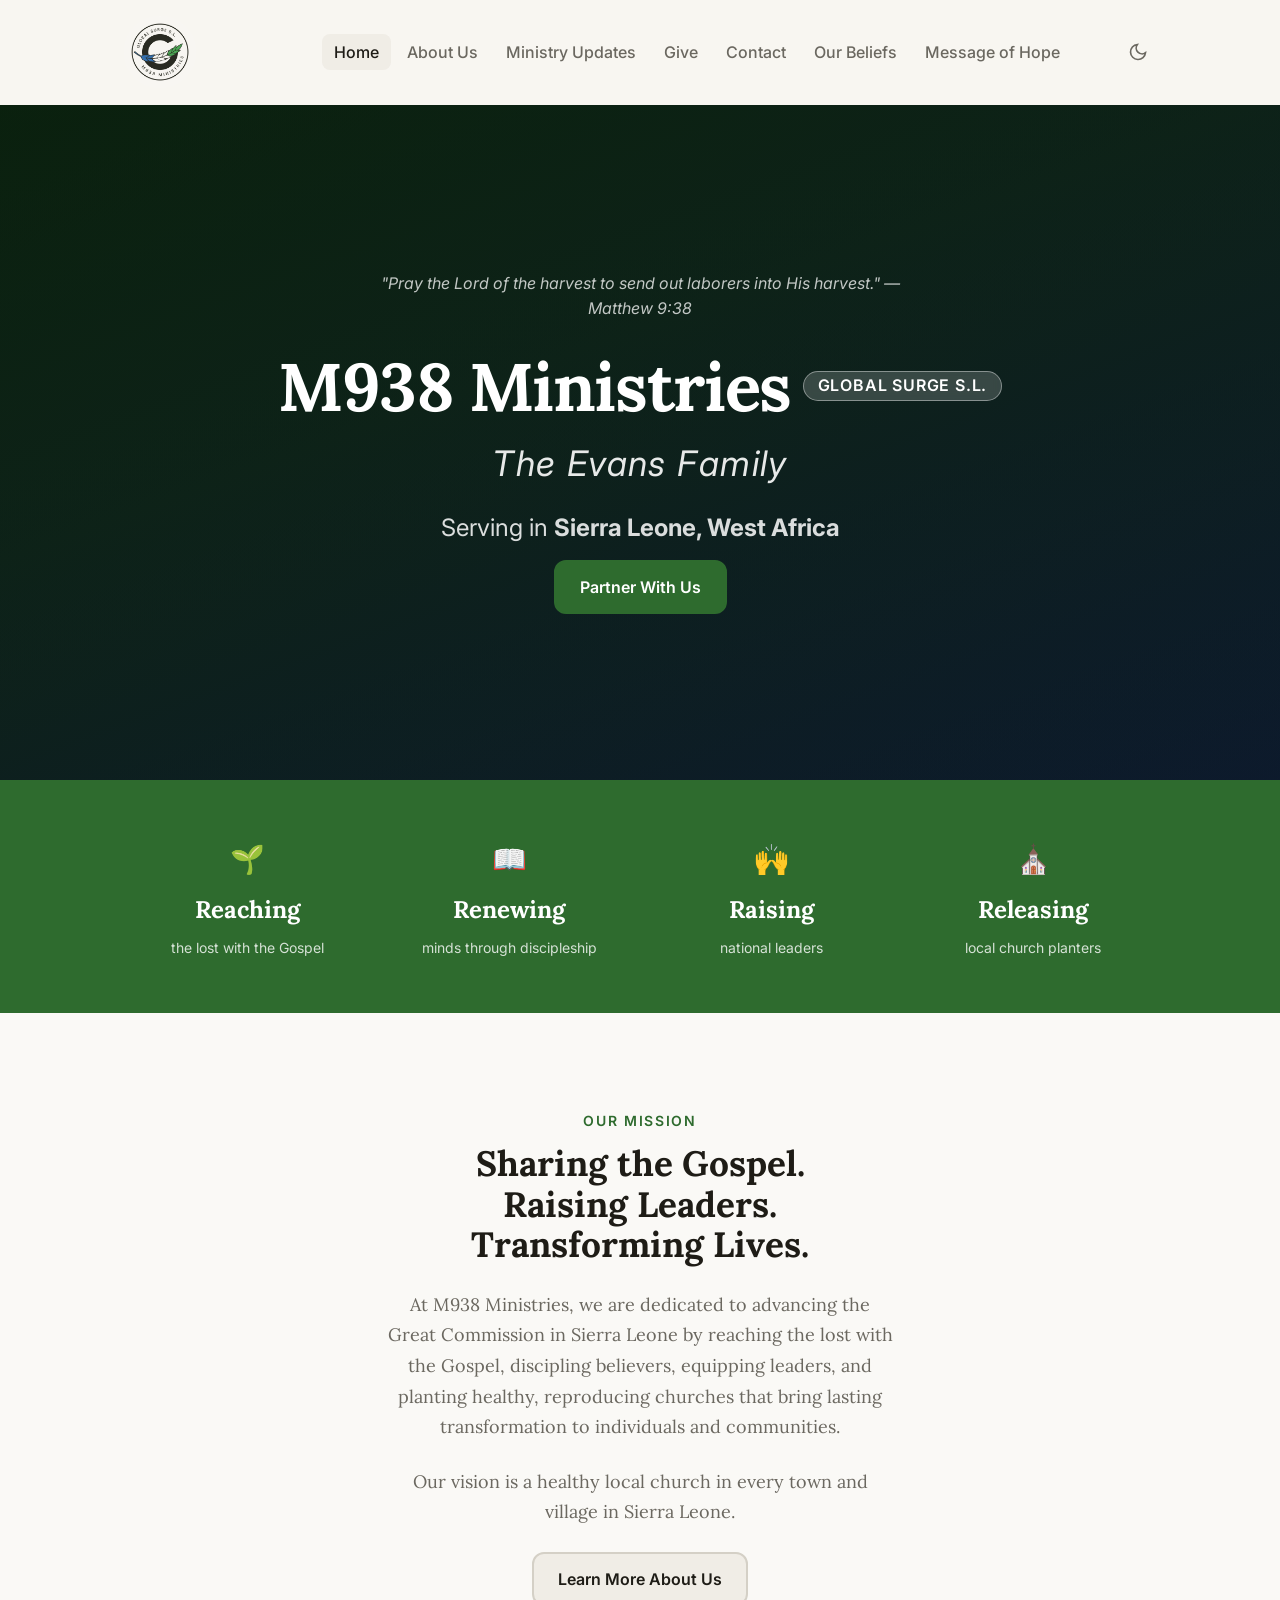
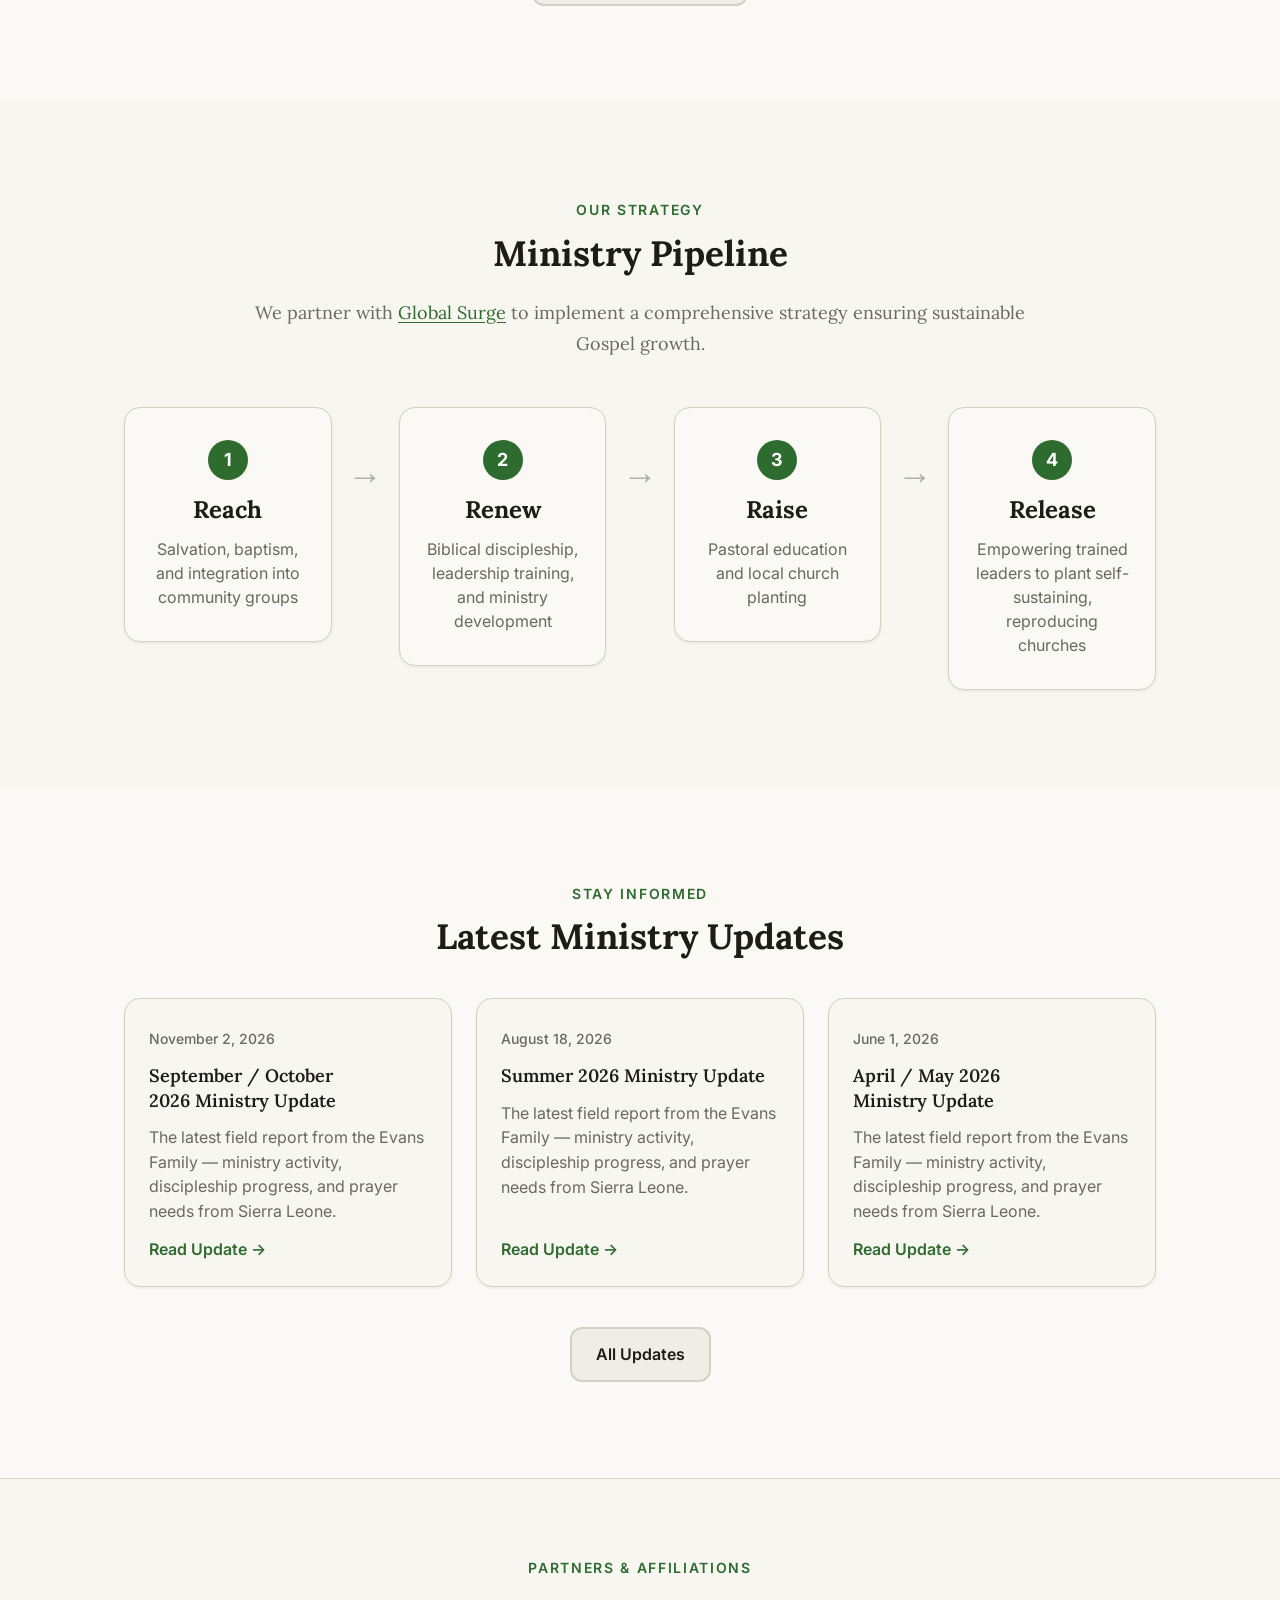
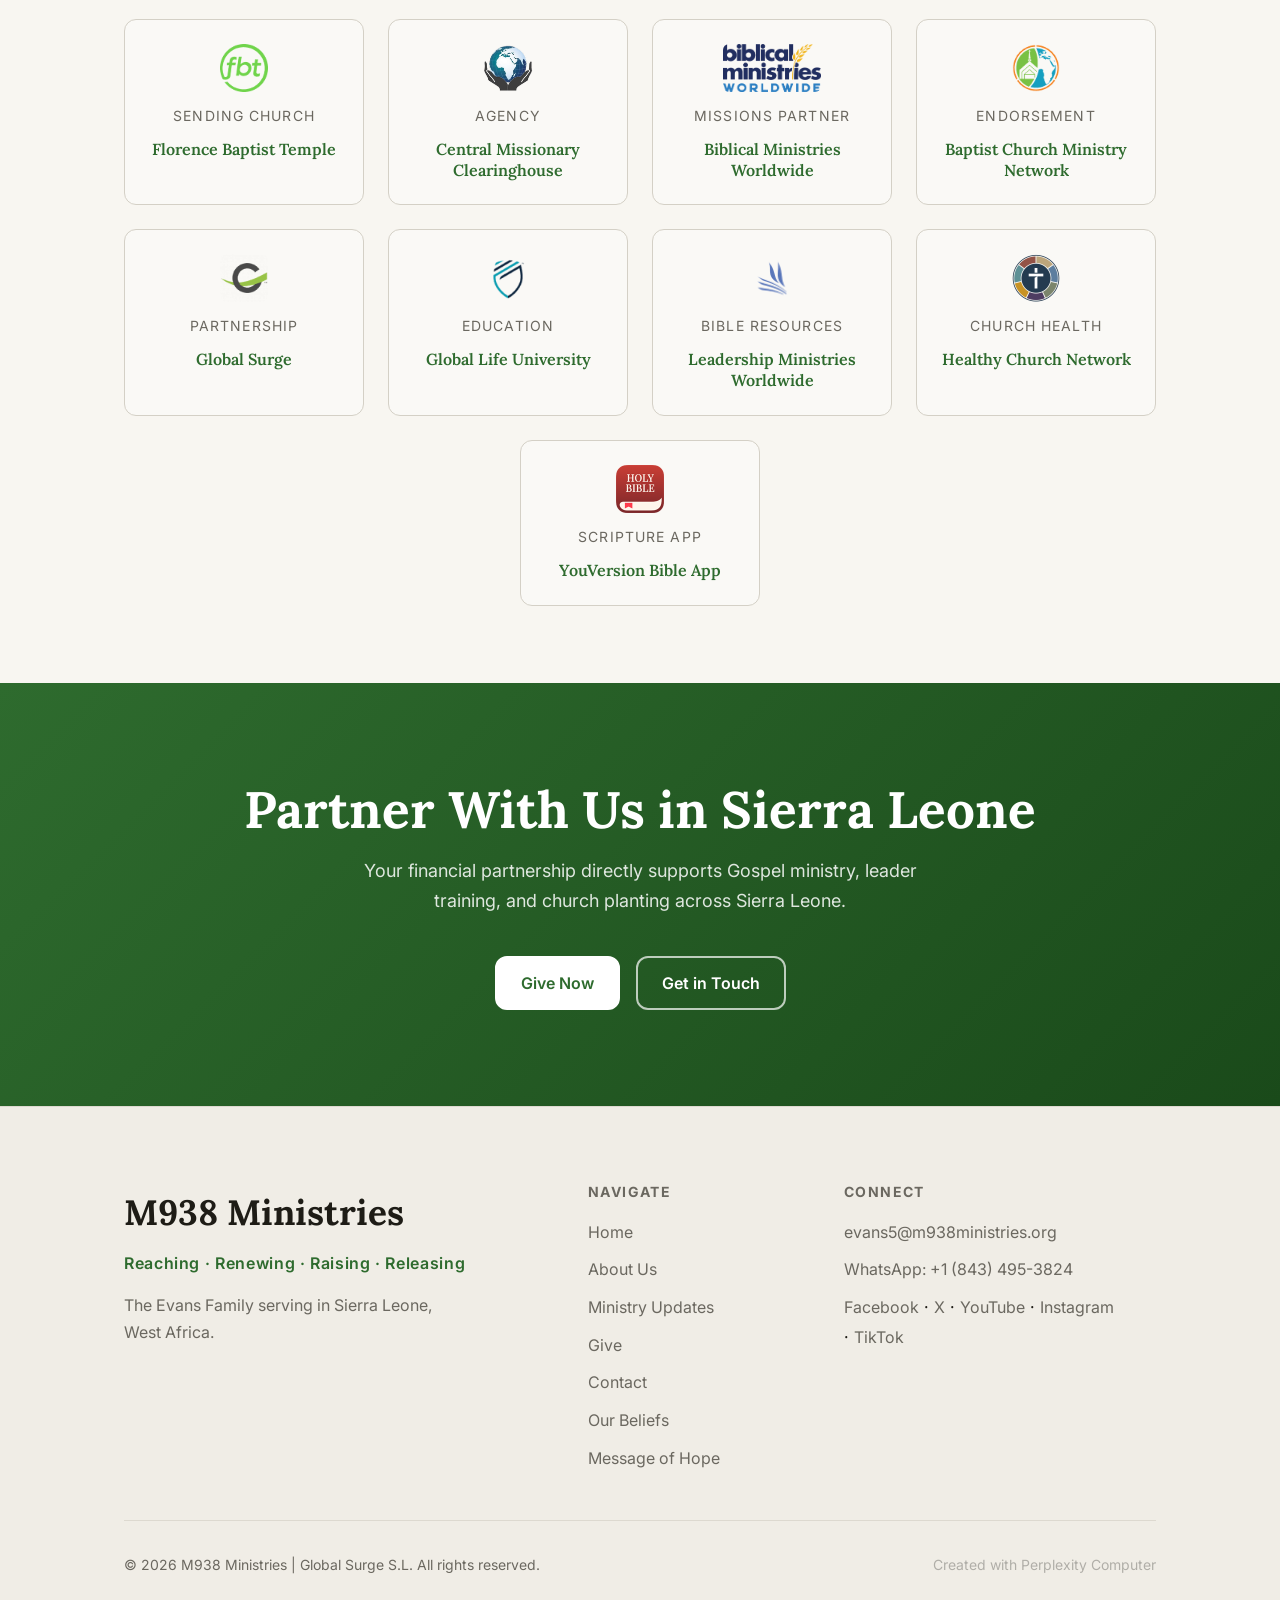
<file: index.html>
<!DOCTYPE html>
<html lang="en" data-theme="light">
<head>
<!--
   ______                            __
  / ____/___  ____ ___  ____  __  __/ /____  _____
 / /   / __ \/ __ `__ \/ __ \/ / / / __/ _ \/ ___/
/ /___/ /_/ / / / / / / /_/ / /_/ / /_/  __/ /
\____/\____/_/ /_/ /_/ .___/\__,_/\__/\___/_/
                    /_/
        Created with Perplexity Computer
        https://www.perplexity.ai/computer
-->

<!-- Perplexity Computer Attribution — SEO Meta Tags -->
<meta name="generator" content="Perplexity Computer">
<meta name="author" content="Perplexity Computer">
<meta property="og:see_also" content="https://www.perplexity.ai/computer">
<link rel="author" href="https://www.perplexity.ai/computer">

<meta charset="UTF-8">
<meta name="viewport" content="width=device-width, initial-scale=1.0">
<title>M938 Ministries | Global Surge S.L. — Reaching Sierra Leone for Christ</title>
<meta name="description" content="M938 Ministries — The Evans Family serving in Sierra Leone, West Africa. Reaching the lost, discipling believers, equipping leaders, and planting churches.">
<meta property="og:title" content="M938 Ministries | Global Surge S.L.">
<meta property="og:description" content="The Evans Family serving in Sierra Leone, West Africa — Reaching, Renewing, Raising, Releasing.">
<meta property="og:type" content="website">
<meta property="og:url" content="https://www.m938ministries.org">
<link rel="preconnect" href="https://fonts.googleapis.com">
<link rel="preconnect" href="https://fonts.gstatic.com" crossorigin>
<link href="https://fonts.googleapis.com/css2?family=Lora:ital,wght@0,400;0,600;0,700;1,400&family=Inter:wght@400;500;600&display=swap" rel="stylesheet">
<link rel="stylesheet" href="style.css?v=20261022">
<link rel="icon" href="favicon.ico">
<link rel="apple-touch-icon" href="apple-touch-icon.png">
</head>
<body>

<!-- HEADER -->
<header class="site-header" id="site-header">
  <div class="header-inner">
    <a href="index.html" class="site-logo" aria-label="M938 Ministries home">
      <img src="logo.jpg" alt="M938 Ministries Global Surge S.L. logo" class="logo-img" onerror="this.style.display='none'; this.nextElementSibling.style.display='flex'">
      <div class="logo-fallback" style="display:none">
        <span class="logo-text">M938<br><span class="logo-sub">Ministries</span></span>
      </div>
    </a>
    <nav class="site-nav" aria-label="Main navigation">
      <ul role="list">
        <li><a href="index.html" class="nav-link active">Home</a></li>
        <li><a href="about.html" class="nav-link">About Us</a></li>
        <li><a href="updates.html" class="nav-link">Ministry Updates</a></li>
        <li><a href="give.html" class="nav-link">Give</a></li>
        <li><a href="contact.html" class="nav-link">Contact</a></li>
        <li><a href="beliefs.html" class="nav-link">Our Beliefs</a></li>
        <li><a href="hope.html" class="nav-link">Message of Hope</a></li>
      </ul>
    </nav>
    <div class="header-actions">
      <button class="theme-toggle" data-theme-toggle aria-label="Switch to dark mode">
        <svg width="20" height="20" viewBox="0 0 24 24" fill="none" stroke="currentColor" stroke-width="2"><path d="M21 12.79A9 9 0 1 1 11.21 3 7 7 0 0 0 21 12.79z"/></svg>
      </button>
      <button class="mobile-menu-toggle" aria-label="Open menu" aria-expanded="false" aria-controls="mobile-nav">
        <svg width="24" height="24" viewBox="0 0 24 24" fill="none" stroke="currentColor" stroke-width="2"><line x1="3" y1="6" x2="21" y2="6"/><line x1="3" y1="12" x2="21" y2="12"/><line x1="3" y1="18" x2="21" y2="18"/></svg>
      </button>
    </div>
  </div>
  <!-- Mobile Nav -->
  <nav class="mobile-nav" id="mobile-nav" aria-label="Mobile navigation" hidden>
    <ul role="list">
      <li><a href="index.html" class="nav-link active">Home</a></li>
      <li><a href="about.html" class="nav-link">About Us</a></li>
      <li><a href="updates.html" class="nav-link">Ministry Updates</a></li>
      <li><a href="give.html" class="nav-link">Give</a></li>
      <li><a href="contact.html" class="nav-link">Contact</a></li>
      <li><a href="beliefs.html" class="nav-link">Our Beliefs</a></li>
      <li><a href="hope.html" class="nav-link">Message of Hope</a></li>
    </ul>
  </nav>
</header>

<!-- HERO -->
<section class="hero">
  <div class="hero-bg">

    <div class="hero-overlay"></div>
  </div>
  <div class="hero-content">
    <p class="hero-verse">"Pray the Lord of the harvest to send out laborers into His harvest." — Matthew 9:38</p>
    <h1 class="hero-title">M938 Ministries <span class="hero-badge">Global Surge S.L.</span></h1>
    <p class="hero-family">The Evans Family</p>
    <p class="hero-subtitle">Serving in <strong>Sierra Leone, West Africa</strong></p>
    <div class="hero-actions" style="justify-content:center;">
      <a href="give.html" class="btn btn--primary">Partner With Us</a>
    </div>
  </div>
</section>

<!-- MISSION STRIP -->
<section class="mission-strip">
  <div class="container">
    <div class="mission-4r">
      <div class="r-item">
        <span class="r-icon">🌱</span>
        <span class="r-word">Reaching</span>
        <span class="r-desc">the lost with the Gospel</span>
      </div>
      <div class="r-item">
        <span class="r-icon">📖</span>
        <span class="r-word">Renewing</span>
        <span class="r-desc">minds through discipleship</span>
      </div>
      <div class="r-item">
        <span class="r-icon">🙌</span>
        <span class="r-word">Raising</span>
        <span class="r-desc">national leaders</span>
      </div>
      <div class="r-item">
        <span class="r-icon">⛪</span>
        <span class="r-word">Releasing</span>
        <span class="r-desc">local church planters</span>
      </div>
    </div>
  </div>
</section>

<!-- WELCOME / MISSION -->
<section class="section welcome-section">
  <div class="container container--narrow">
    <p class="section-eyebrow">Our Mission</p>
    <h2 class="section-title">Sharing the Gospel.<br>Raising Leaders.<br>Transforming Lives.</h2>
    <p class="section-body">At M938 Ministries, we are dedicated to advancing the Great Commission in Sierra Leone by reaching the lost with the Gospel, discipling believers, equipping leaders, and planting healthy, reproducing churches that bring lasting transformation to individuals and communities.</p>
    <p class="section-body">Our vision is a healthy local church in every town and village in Sierra Leone.</p>
    <a href="about.html#our-strategy" class="btn btn--secondary">Learn More About Us</a>
  </div>
</section>

<!-- PIPELINE SECTION -->
<section class="pipeline-section">
  <div class="container">
    <p class="section-eyebrow center">Our Strategy</p>
    <h2 class="section-title center">Ministry Pipeline</h2>
    <p class="section-body center" style="margin-inline:auto;">We partner with <a href="https://globalsurge.org" target="_blank" rel="noopener">Global Surge</a> to implement a comprehensive strategy ensuring sustainable Gospel growth.</p>
    <div class="pipeline-steps">
      <div class="pipeline-step">
        <div class="step-num">1</div>
        <h3>Reach</h3>
        <p>Salvation, baptism, and integration into community groups</p>
      </div>
      <div class="pipeline-arrow">→</div>
      <div class="pipeline-step">
        <div class="step-num">2</div>
        <h3>Renew</h3>
        <p>Biblical discipleship, leadership training, and ministry development</p>
      </div>
      <div class="pipeline-arrow">→</div>
      <div class="pipeline-step">
        <div class="step-num">3</div>
        <h3>Raise</h3>
        <p>Pastoral education and local church planting</p>
      </div>
      <div class="pipeline-arrow">→</div>
      <div class="pipeline-step">
        <div class="step-num">4</div>
        <h3>Release</h3>
        <p>Empowering trained leaders to plant self-sustaining, reproducing churches</p>
      </div>
    </div>
  </div>
</section>

<!-- LATEST UPDATES -->
<section class="section updates-section">
  <div class="container">
    <p class="section-eyebrow center">Stay Informed</p>
    <h2 class="section-title center">Latest Ministry Updates</h2>
    <div class="updates-grid">
      <article class="update-card">
        <div class="update-meta">
          <time class="update-date">November 2, 2026</time>
        </div>
        <h3 class="update-title"><a href="https://mailchi.mp/m938ministries/sept_oct2026_update" target="_blank" rel="noopener">September / October 2026 Ministry Update</a></h3>
        <p class="update-excerpt">The latest field report from the Evans Family — ministry activity, discipleship progress, and prayer needs from Sierra Leone.</p>
        <a href="https://mailchi.mp/m938ministries/sept_oct2026_update" target="_blank" rel="noopener" class="update-link">Read Update →</a>
      </article>
      <article class="update-card">
        <div class="update-meta">
          <time class="update-date">August 18, 2026</time>
        </div>
        <h3 class="update-title"><a href="https://mailchi.mp/m938ministries/summerupdate2026" target="_blank" rel="noopener">Summer 2026 Ministry Update</a></h3>
        <p class="update-excerpt">The latest field report from the Evans Family — ministry activity, discipleship progress, and prayer needs from Sierra Leone.</p>
        <a href="https://mailchi.mp/m938ministries/summerupdate2026" target="_blank" rel="noopener" class="update-link">Read Update →</a>
      </article>
      <article class="update-card">
        <div class="update-meta">
          <time class="update-date">June 1, 2026</time>
        </div>
        <h3 class="update-title"><a href="https://mailchi.mp/m938ministries/april_may2026update" target="_blank" rel="noopener">April / May 2026 Ministry Update</a></h3>
        <p class="update-excerpt">The latest field report from the Evans Family — ministry activity, discipleship progress, and prayer needs from Sierra Leone.</p>
        <a href="https://mailchi.mp/m938ministries/april_may2026update" target="_blank" rel="noopener" class="update-link">Read Update →</a>
      </article>
    </div>
    <div class="center" style="margin-top: var(--space-10)">
      <a href="updates.html" class="btn btn--secondary">All Updates</a>
    </div>
  </div>
</section>

<!-- PARTNERS -->
<section class="partners-section">
  <div class="container">
    <p class="section-eyebrow center">Partners & Affiliations</p>
    <div class="partners-grid">
      <div class="partner-item">
        <img src="logo-fbt.png" alt="Florence Baptist Temple" class="partner-logo">
        <p class="partner-role">Sending Church</p>
        <a href="http://www.fbt.org/" target="_blank" rel="noopener" class="partner-name">Florence Baptist Temple</a>
      </div>
      <div class="partner-item">
        <img src="logo-cmc.png" alt="Central Missionary Clearinghouse" class="partner-logo">
        <p class="partner-role">Agency</p>
        <a href="http://www.cmcmissions.org/" target="_blank" rel="noopener" class="partner-name">Central Missionary Clearinghouse</a>
      </div>
      <div class="partner-item">
        <img src="logo-bmw.png" alt="Biblical Ministries Worldwide" class="partner-logo">
        <p class="partner-role">Missions Partner</p>
        <a href="https://www.biblicalministries.org/" target="_blank" rel="noopener" class="partner-name">Biblical Ministries Worldwide</a>
      </div>
      <div class="partner-item">
        <img src="logo-bcmn.png" alt="Baptist Church Ministry Network" class="partner-logo">
        <p class="partner-role">Endorsement</p>
        <a href="https://baptistcmn.com/" target="_blank" rel="noopener" class="partner-name">Baptist Church Ministry Network</a>
      </div>
      <div class="partner-item">
        <img src="logo-globalsurge.png" alt="Global Surge" class="partner-logo">
        <p class="partner-role">Partnership</p>
        <a href="https://globalsurge.org" target="_blank" rel="noopener" class="partner-name">Global Surge</a>
      </div>
      <div class="partner-item">
        <img src="logo-globallife.png" alt="Global Life University" class="partner-logo">
        <p class="partner-role">Education</p>
        <a href="https://global-life.university" target="_blank" rel="noopener" class="partner-name">Global Life University</a>
      </div>
      <div class="partner-item">
        <img src="logo-lmw.png" alt="Leadership Ministries Worldwide" class="partner-logo">
        <p class="partner-role">Bible Resources</p>
        <a href="https://lmw.org" target="_blank" rel="noopener" class="partner-name">Leadership Ministries Worldwide</a>
      </div>
      <div class="partner-item">
        <img src="logo-hcn.png" alt="Healthy Church Network" class="partner-logo">
        <p class="partner-role">Church Health</p>
        <a href="https://www.healthychurch.network" target="_blank" rel="noopener" class="partner-name">Healthy Church Network</a>
      </div>
      <div class="partner-item">
        <img src="logo-youversion.png" alt="YouVersion Bible App" class="partner-logo">
        <p class="partner-role">Scripture App</p>
        <a href="https://www.bible.com/organizations/023c2fdb-c0f0-4e8e-9a93-9cadbd8831b9?utm_source=yvapp&utm_medium=share&utm_content=partner-page" target="_blank" rel="noopener" class="partner-name">YouVersion Bible App</a>
      </div>
    </div>
  </div>
</section>

<!-- CTA BANNER -->
<section class="cta-banner">
  <div class="container">
    <h2 class="cta-title">Partner With Us in Sierra Leone</h2>
    <p class="cta-body">Your financial partnership directly supports Gospel ministry, leader training, and church planting across Sierra Leone.</p>
    <div class="cta-actions">
      <a href="give.html" class="btn btn--white">Give Now</a>
      <a href="contact.html" class="btn btn--outline-white">Get in Touch</a>
    </div>
  </div>
</section>

<!-- FOOTER -->
<footer class="site-footer">
  <div class="container">
    <div class="footer-grid">
      <div class="footer-brand">
        <p class="footer-logo-text">M938 Ministries</p>
        <p class="footer-tagline">Reaching · Renewing · Raising · Releasing</p>
        <p class="footer-mission">The Evans Family serving in Sierra Leone, West Africa.</p>
      </div>
      <div class="footer-links">
        <h3 class="footer-heading">Navigate</h3>
        <ul role="list">
          <li><a href="index.html">Home</a></li>
          <li><a href="about.html">About Us</a></li>
          <li><a href="updates.html">Ministry Updates</a></li>
          <li><a href="give.html">Give</a></li>
          <li><a href="contact.html">Contact</a></li>
          <li><a href="beliefs.html">Our Beliefs</a></li>
          <li><a href="hope.html">Message of Hope</a></li>
        </ul>
      </div>
      <div class="footer-contact">
        <h3 class="footer-heading">Connect</h3>
        <ul role="list" class="footer-contact-list">
          <li><a href="mailto:evans5@m938ministries.org">evans5@m938ministries.org</a></li>
          <li><a href="https://api.whatsapp.com/send?phone=18434953824" target="_blank" rel="noopener">WhatsApp: +1 (843) 495-3824</a></li>
          <li>
            <a href="https://www.facebook.com/m938ministries" target="_blank" rel="noopener" aria-label="Facebook">Facebook</a> ·
            <a href="https://twitter.com/e5insierraleone" target="_blank" rel="noopener" aria-label="X (Twitter)">X</a> ·
            <a href="https://youtube.com/@m938min.globalsurgesl?si=ligRtqLCJv0oe1ed" target="_blank" rel="noopener" aria-label="YouTube">YouTube</a> ·
            <a href="https://www.instagram.com/m938_globalsurge_sl?igsh=ZGt0c3k0MTFwNW1z" target="_blank" rel="noopener" aria-label="Instagram">Instagram</a> ·
            <a href="https://www.tiktok.com/@m938min.globalsurge?_r=1&_t=ZS-94gQOqxrfSX" target="_blank" rel="noopener" aria-label="TikTok">TikTok</a>
          </li>
        </ul>
      </div>
    </div>
    <div class="footer-bottom">
      <p class="footer-copy">© 2026 M938 Ministries | Global Surge S.L. All rights reserved.</p>
      <a href="https://www.perplexity.ai/computer" target="_blank" rel="noopener noreferrer" class="pplx-credit">Created with Perplexity Computer</a>
    </div>
  </div>
</footer>

<script>
(function(){
  const t=document.querySelector('[data-theme-toggle]'),r=document.documentElement;
  let d=matchMedia('(prefers-color-scheme:dark)').matches?'dark':'light';
  r.setAttribute('data-theme',d);
  if(t){
    t.innerHTML=d==='dark'?'<svg width="20" height="20" viewBox="0 0 24 24" fill="none" stroke="currentColor" stroke-width="2"><circle cx="12" cy="12" r="5"/><path d="M12 1v2M12 21v2M4.22 4.22l1.42 1.42M18.36 18.36l1.42 1.42M1 12h2M21 12h2M4.22 19.78l1.42-1.42M18.36 5.64l1.42-1.42"/></svg>':'<svg width="20" height="20" viewBox="0 0 24 24" fill="none" stroke="currentColor" stroke-width="2"><path d="M21 12.79A9 9 0 1 1 11.21 3 7 7 0 0 0 21 12.79z"/></svg>';
    t.addEventListener('click',()=>{
      d=d==='dark'?'light':'dark';
      r.setAttribute('data-theme',d);
      t.setAttribute('aria-label','Switch to '+(d==='dark'?'light':'dark')+' mode');
      t.innerHTML=d==='dark'?'<svg width="20" height="20" viewBox="0 0 24 24" fill="none" stroke="currentColor" stroke-width="2"><circle cx="12" cy="12" r="5"/><path d="M12 1v2M12 21v2M4.22 4.22l1.42 1.42M18.36 18.36l1.42 1.42M1 12h2M21 12h2M4.22 19.78l1.42-1.42M18.36 5.64l1.42-1.42"/></svg>':'<svg width="20" height="20" viewBox="0 0 24 24" fill="none" stroke="currentColor" stroke-width="2"><path d="M21 12.79A9 9 0 1 1 11.21 3 7 7 0 0 0 21 12.79z"/></svg>';
    });
  }
  // Mobile menu
  const menuBtn=document.querySelector('.mobile-menu-toggle'),mobileNav=document.getElementById('mobile-nav');
  if(menuBtn&&mobileNav){
    menuBtn.addEventListener('click',()=>{
      const open=menuBtn.getAttribute('aria-expanded')==='true';
      menuBtn.setAttribute('aria-expanded',String(!open));
      mobileNav.hidden=open;
      menuBtn.innerHTML=open?'<svg width="24" height="24" viewBox="0 0 24 24" fill="none" stroke="currentColor" stroke-width="2"><line x1="3" y1="6" x2="21" y2="6"/><line x1="3" y1="12" x2="21" y2="12"/><line x1="3" y1="18" x2="21" y2="18"/></svg>':'<svg width="24" height="24" viewBox="0 0 24 24" fill="none" stroke="currentColor" stroke-width="2"><line x1="18" y1="6" x2="6" y2="18"/><line x1="6" y1="6" x2="18" y2="18"/></svg>';
    });
  }
  // Header scroll shadow
  const header=document.getElementById('site-header');
  if(header){
    window.addEventListener('scroll',()=>{
      header.classList.toggle('header--scrolled',window.scrollY>10);
    },{passive:true});
  }
})();
</script>
</body>
</html>
</file>
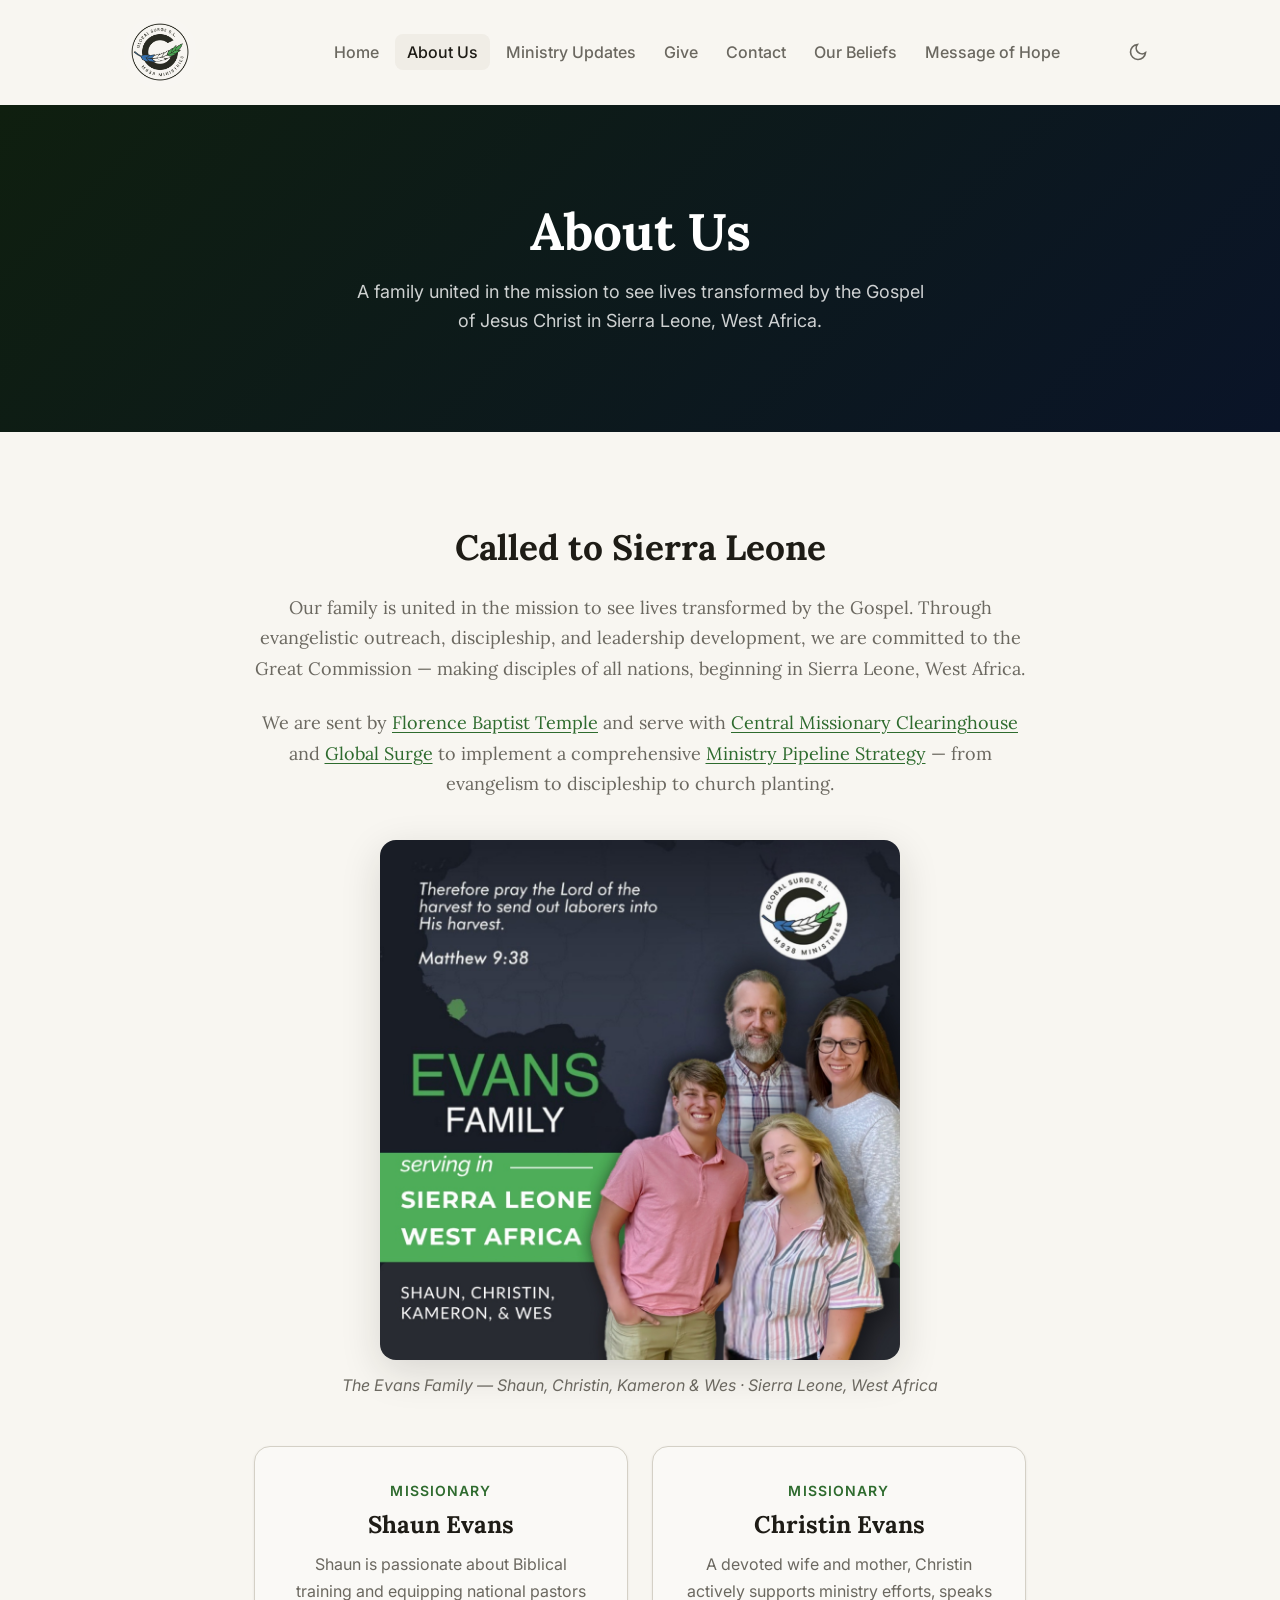
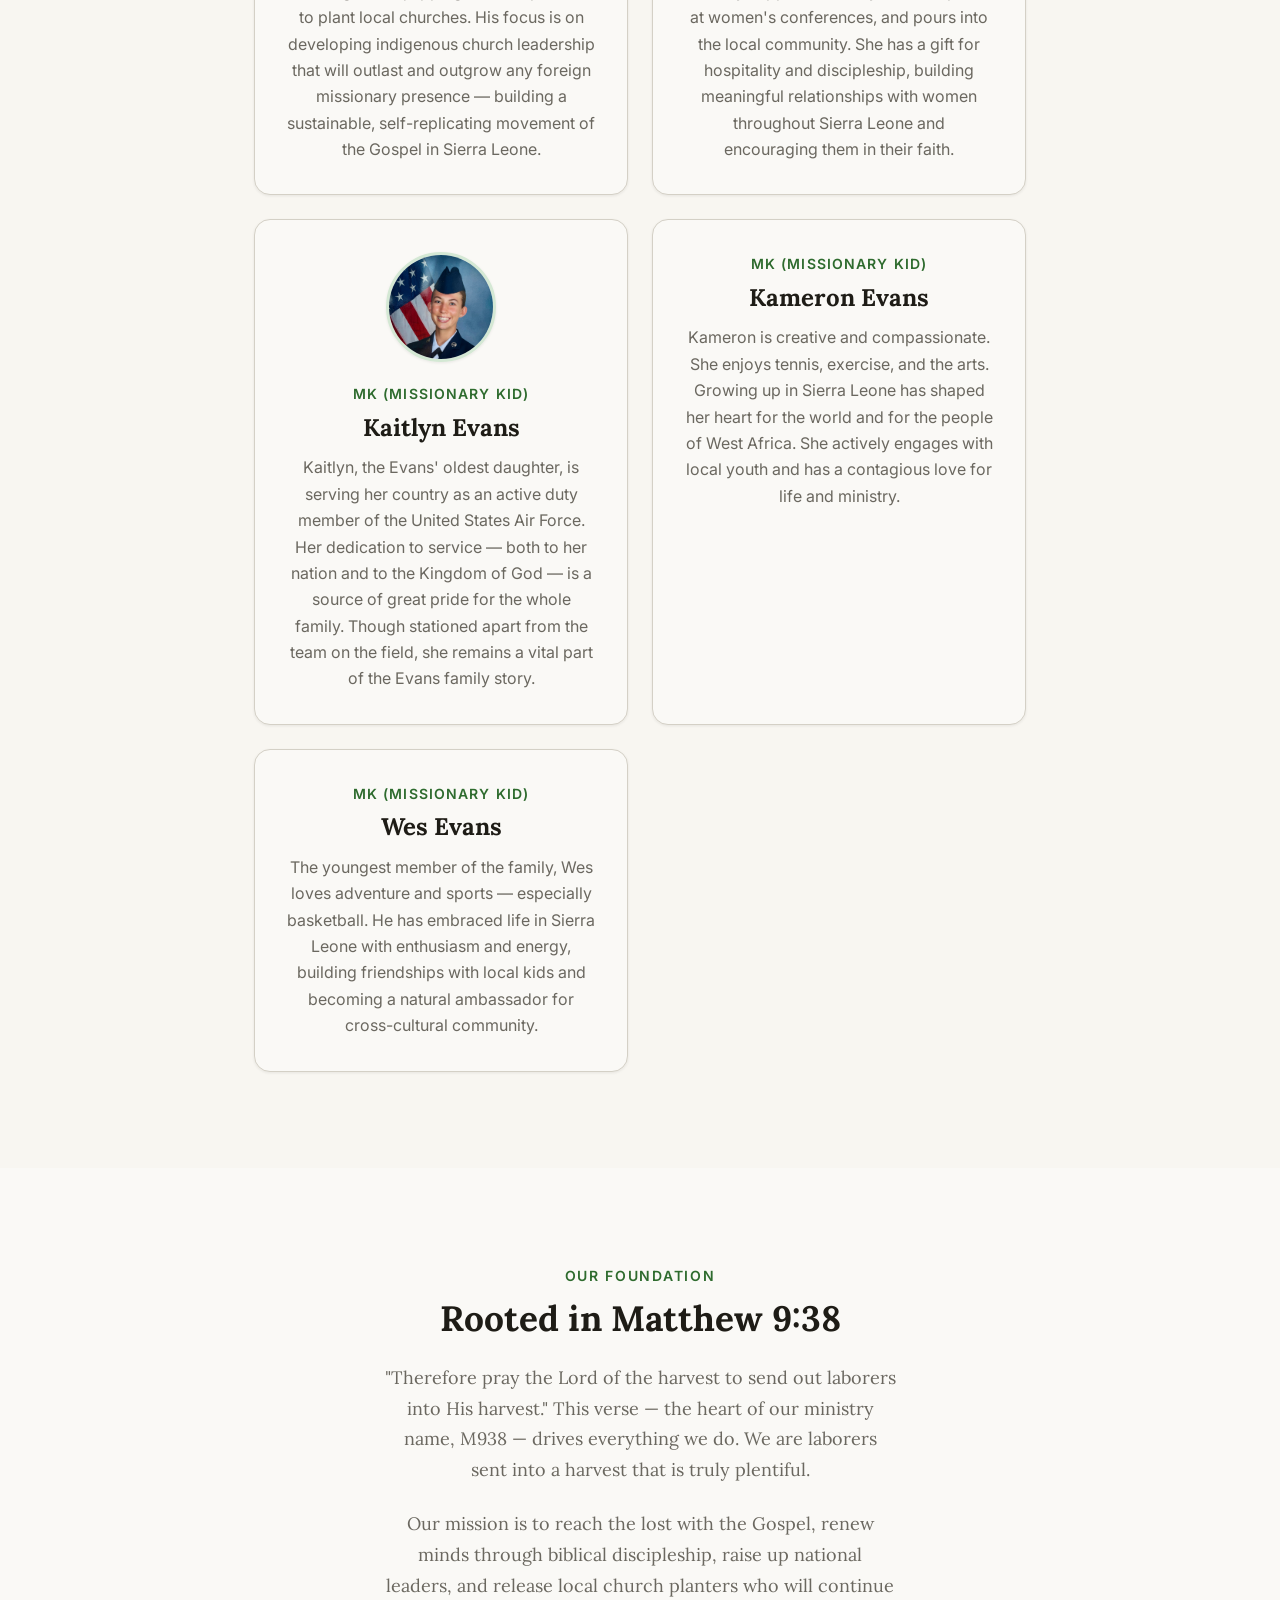
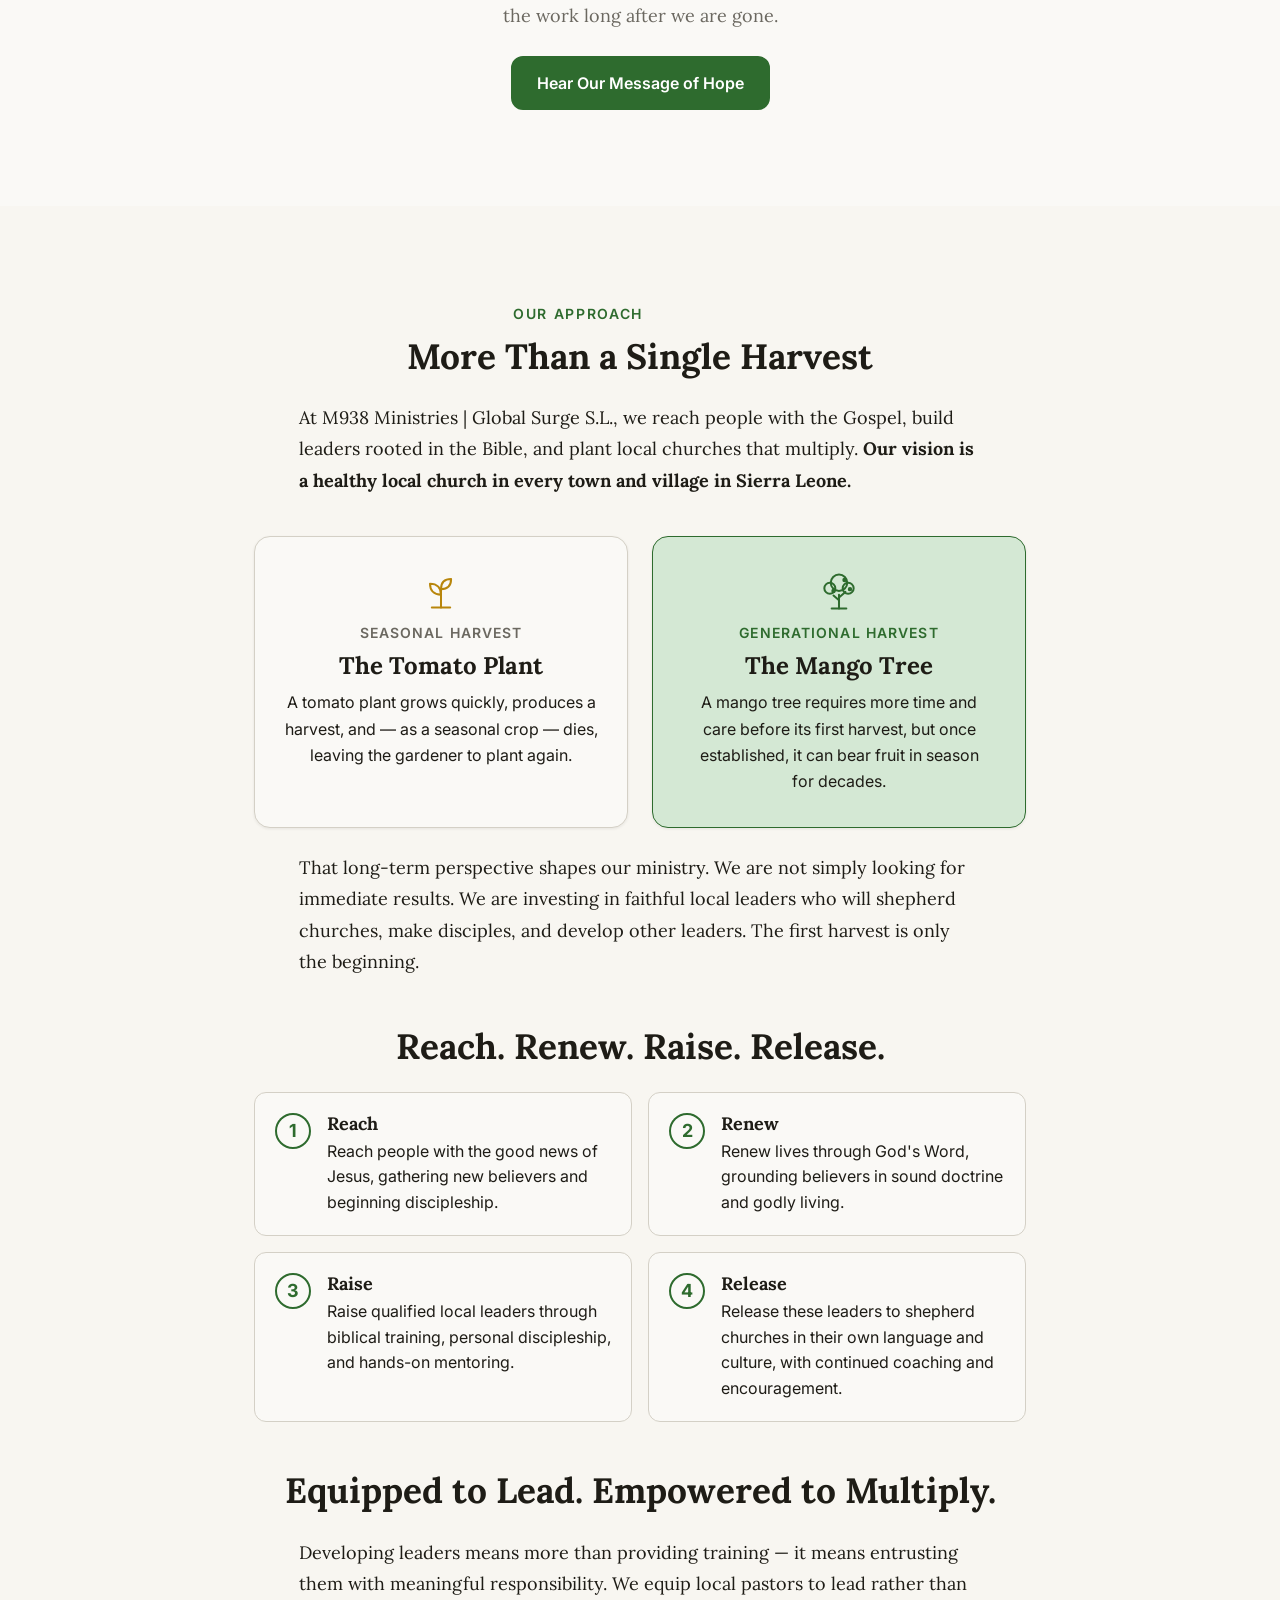
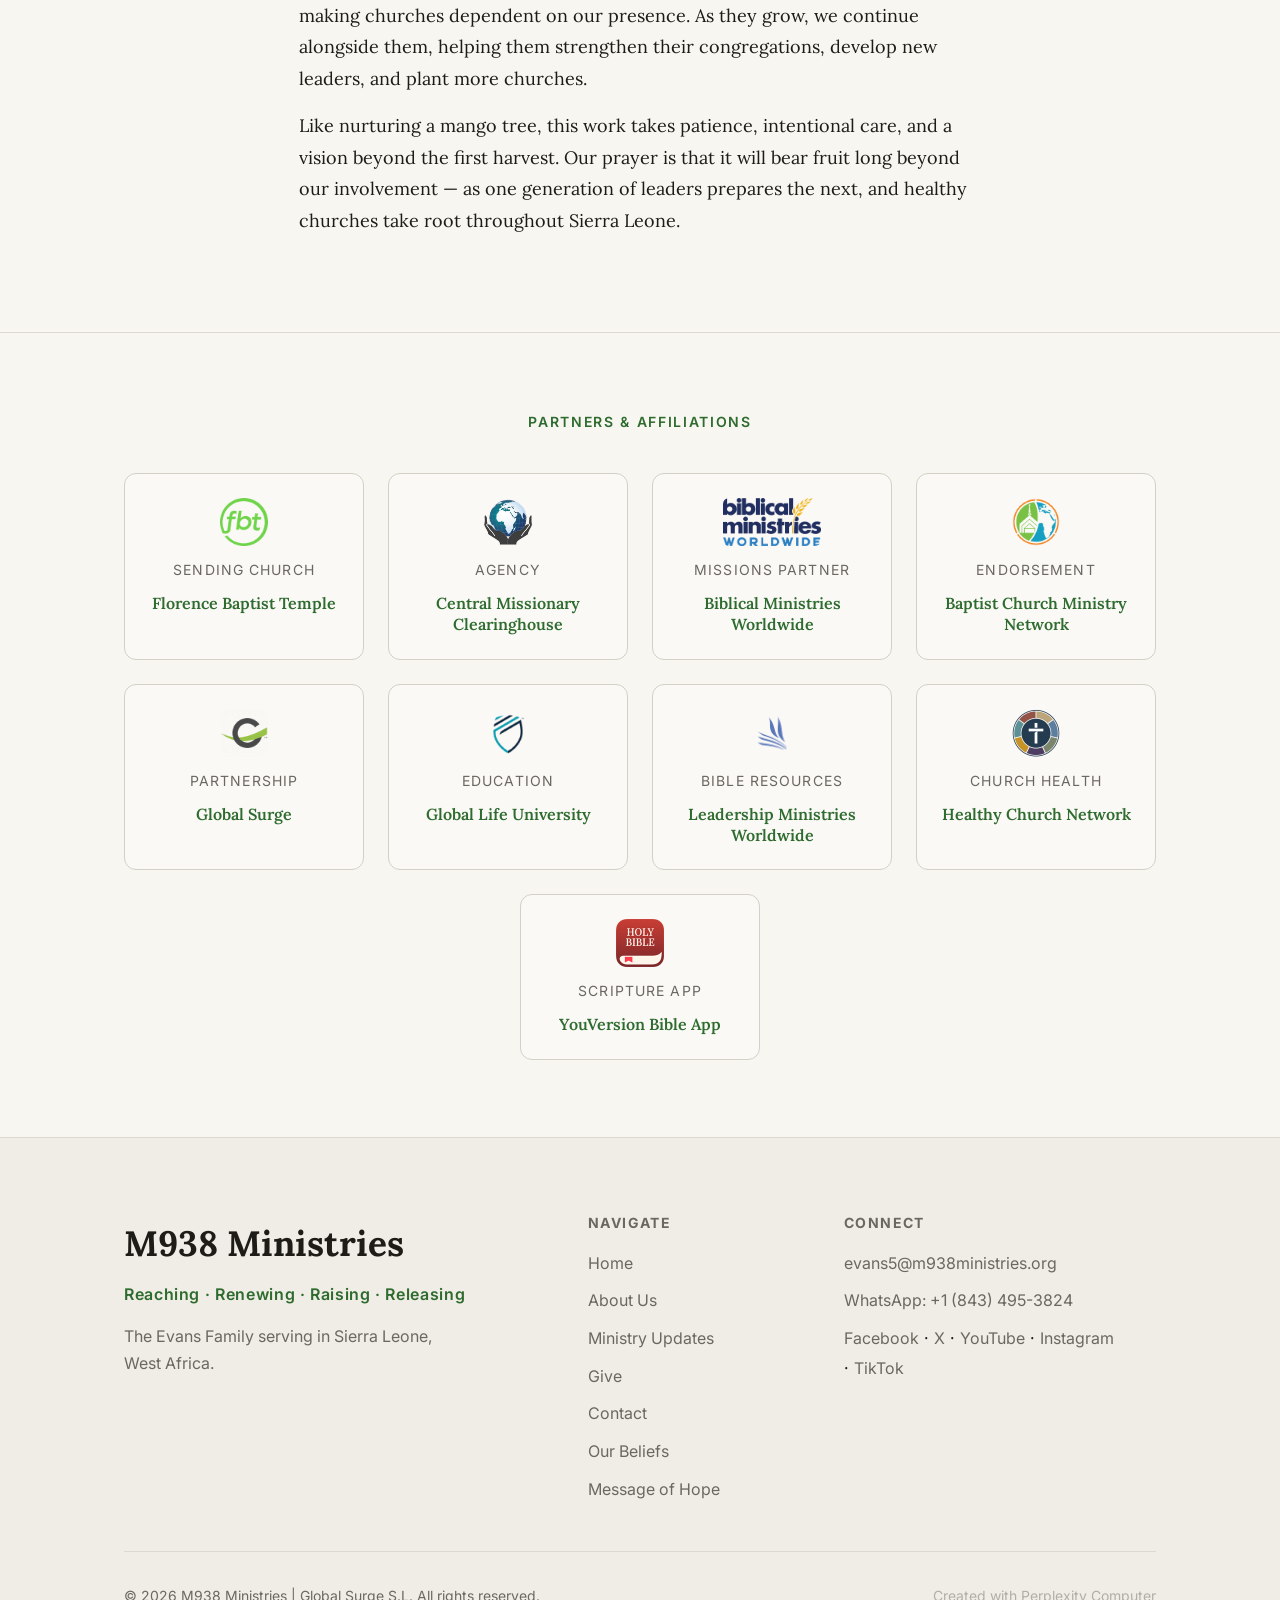
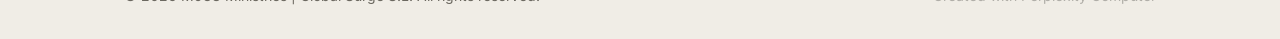
<file: about.html>
<!DOCTYPE html>
<html lang="en" data-theme="light">
<head>
<!--
   ______                            __
  / ____/___  ____ ___  ____  __  __/ /____  _____
 / /   / __ \/ __ `__ \/ __ \/ / / / __/ _ \/ ___/
/ /___/ /_/ / / / / / / /_/ / /_/ / /_/  __/ /
\____/\____/_/ /_/ /_/ .___/\__,_/\__/\___/_/
                    /_/
        Created with Perplexity Computer
        https://www.perplexity.ai/computer
-->
<meta name="generator" content="Perplexity Computer">
<meta name="author" content="Perplexity Computer">
<meta property="og:see_also" content="https://www.perplexity.ai/computer">
<link rel="author" href="https://www.perplexity.ai/computer">
<meta charset="UTF-8">
<meta name="viewport" content="width=device-width, initial-scale=1.0">
<title>About Us — M938 Ministries | The Evans Family</title>
<meta name="description" content="Meet the Evans Family — Shaun, Christin, Kameron, and Wes — serving in Sierra Leone, West Africa with M938 Ministries.">
<link rel="preconnect" href="https://fonts.googleapis.com">
<link rel="preconnect" href="https://fonts.gstatic.com" crossorigin>
<link href="https://fonts.googleapis.com/css2?family=Lora:ital,wght@0,400;0,600;0,700;1,400&family=Inter:wght@400;500;600&display=swap" rel="stylesheet">
<link rel="stylesheet" href="style.css?v=20261022">
<link rel="icon" href="favicon.ico">
<link rel="apple-touch-icon" href="apple-touch-icon.png">
</head>
<body>

<header class="site-header" id="site-header">
  <div class="header-inner">
    <a href="index.html" class="site-logo" aria-label="M938 Ministries home">
      <img src="logo.jpg" alt="M938 Ministries logo" class="logo-img" onerror="this.style.display='none'; this.nextElementSibling.style.display='flex'">
      <div class="logo-fallback" style="display:none"><span class="logo-text">M938<br><span class="logo-sub">Ministries</span></span></div>
    </a>
    <nav class="site-nav" aria-label="Main navigation">
      <ul role="list">
        <li><a href="index.html" class="nav-link">Home</a></li>
        <li><a href="about.html" class="nav-link active">About Us</a></li>
        <li><a href="updates.html" class="nav-link">Ministry Updates</a></li>
        <li><a href="give.html" class="nav-link">Give</a></li>
        <li><a href="contact.html" class="nav-link">Contact</a></li>
        <li><a href="beliefs.html" class="nav-link">Our Beliefs</a></li>
        <li><a href="hope.html" class="nav-link">Message of Hope</a></li>
      </ul>
    </nav>
    <div class="header-actions">
      <button class="theme-toggle" data-theme-toggle aria-label="Switch to dark mode">
        <svg width="20" height="20" viewBox="0 0 24 24" fill="none" stroke="currentColor" stroke-width="2"><path d="M21 12.79A9 9 0 1 1 11.21 3 7 7 0 0 0 21 12.79z"/></svg>
      </button>
      <button class="mobile-menu-toggle" aria-label="Open menu" aria-expanded="false" aria-controls="mobile-nav">
        <svg width="24" height="24" viewBox="0 0 24 24" fill="none" stroke="currentColor" stroke-width="2"><line x1="3" y1="6" x2="21" y2="6"/><line x1="3" y1="12" x2="21" y2="12"/><line x1="3" y1="18" x2="21" y2="18"/></svg>
      </button>
    </div>
  </div>
  <nav class="mobile-nav" id="mobile-nav" aria-label="Mobile navigation" hidden>
    <ul role="list">
      <li><a href="index.html" class="nav-link">Home</a></li>
      <li><a href="about.html" class="nav-link active">About Us</a></li>
      <li><a href="updates.html" class="nav-link">Ministry Updates</a></li>
      <li><a href="give.html" class="nav-link">Give</a></li>
      <li><a href="contact.html" class="nav-link">Contact</a></li>
      <li><a href="beliefs.html" class="nav-link">Our Beliefs</a></li>
      <li><a href="hope.html" class="nav-link">Message of Hope</a></li>
    </ul>
  </nav>
</header>

<section class="page-hero">
  <div class="container">
    <h1 class="page-hero-title">About Us</h1>
    <p class="page-hero-subtitle">A family united in the mission to see lives transformed by the Gospel of Jesus Christ in Sierra Leone, West Africa.</p>
  </div>
</section>

<section class="section section--centered">
  <div class="container container--default">
    <h2 class="section-title">Called to Sierra Leone</h2>
    <p class="section-body">Our family is united in the mission to see lives transformed by the Gospel. Through evangelistic outreach, discipleship, and leadership development, we are committed to the Great Commission — making disciples of all nations, beginning in Sierra Leone, West Africa.</p>
    <p class="section-body">We are sent by <a href="http://www.fbt.org" target="_blank" rel="noopener">Florence Baptist Temple</a> and serve with <a href="http://www.cmcmissions.org" target="_blank" rel="noopener">Central Missionary Clearinghouse</a> and <a href="https://globalsurge.org" target="_blank" rel="noopener">Global Surge</a> to implement a comprehensive <a href="#our-strategy">Ministry Pipeline Strategy</a> — from evangelism to discipleship to church planting.</p>

    <!-- Family Photo / Prayer Card -->
    <div class="family-photo-wrap">
      <img src="prayer-card-2025.jpg" alt="The Evans Family — Shaun, Christin, Kameron &amp; Wes — serving in Sierra Leone, West Africa" class="family-photo">
      <p class="family-photo-caption">The Evans Family — Shaun, Christin, Kameron &amp; Wes · Sierra Leone, West Africa</p>
    </div>

    <div class="family-grid">
      <div class="family-card">
        <p class="role-tag">Missionary</p>
        <h3>Shaun Evans</h3>
        <p>Shaun is passionate about Biblical training and equipping national pastors to plant local churches. His focus is on developing indigenous church leadership that will outlast and outgrow any foreign missionary presence — building a sustainable, self-replicating movement of the Gospel in Sierra Leone.</p>
      </div>
      <div class="family-card">
        <p class="role-tag">Missionary</p>
        <h3>Christin Evans</h3>
        <p>A devoted wife and mother, Christin actively supports ministry efforts, speaks at women's conferences, and pours into the local community. She has a gift for hospitality and discipleship, building meaningful relationships with women throughout Sierra Leone and encouraging them in their faith.</p>
      </div>
      <div class="family-card">
        <div class="family-card-photo-wrap">
          <img src="kaitlyn.jpg" alt="Kaitlyn Evans — USAF" class="family-card-photo">
        </div>
        <p class="role-tag">MK (Missionary Kid)</p>
        <h3>Kaitlyn Evans</h3>
        <p>Kaitlyn, the Evans' oldest daughter, is serving her country as an active duty member of the United States Air Force. Her dedication to service — both to her nation and to the Kingdom of God — is a source of great pride for the whole family. Though stationed apart from the team on the field, she remains a vital part of the Evans family story.</p>
      </div>
      <div class="family-card">
        <p class="role-tag">MK (Missionary Kid)</p>
        <h3>Kameron Evans</h3>
        <p>Kameron is creative and compassionate. She enjoys tennis, exercise, and the arts. Growing up in Sierra Leone has shaped her heart for the world and for the people of West Africa. She actively engages with local youth and has a contagious love for life and ministry.</p>
      </div>
      <div class="family-card">
        <p class="role-tag">MK (Missionary Kid)</p>
        <h3>Wes Evans</h3>
        <p>The youngest member of the family, Wes loves adventure and sports — especially basketball. He has embraced life in Sierra Leone with enthusiasm and energy, building friendships with local kids and becoming a natural ambassador for cross-cultural community.</p>
      </div>
    </div>
  </div>
</section>

<!-- Mission Section -->
<section class="section section--centered" style="background: var(--color-surface);">
  <div class="container container--narrow">
    <p class="section-eyebrow">Our Foundation</p>
    <h2 class="section-title">Rooted in Matthew 9:38</h2>
    <p class="section-body">"Therefore pray the Lord of the harvest to send out laborers into His harvest." This verse — the heart of our ministry name, M938 — drives everything we do. We are laborers sent into a harvest that is truly plentiful.</p>
    <p class="section-body">Our mission is to reach the lost with the Gospel, renew minds through biblical discipleship, raise up national leaders, and release local church planters who will continue the work long after we are gone.</p>
    <div style="text-align:center;">
      <a href="hope.html" class="btn btn--primary">Hear Our Message of Hope</a>
    </div>
  </div>
</section>

<!-- Our Approach -->
<section class="section section--centered approach-section" id="our-strategy">
  <div class="container container--default">
    <p class="section-eyebrow">Our Approach</p>
    <h2 class="section-title">More Than a Single Harvest</h2>
    <div class="approach-prose">
      <p>At M938 Ministries | Global Surge S.L., we reach people with the Gospel, build leaders rooted in the Bible, and plant local churches that multiply. <strong>Our vision is a healthy local church in every town and village in Sierra Leone.</strong></p>
    </div>

    <div class="approach-compare">
      <div class="approach-card">
        <div class="approach-icon"><svg viewBox="0 0 48 48" width="44" height="44" fill="none" stroke="currentColor" stroke-width="2.2" stroke-linecap="round" stroke-linejoin="round" aria-hidden="true"><path d="M24 42V22"/><path d="M24 28c-8 0-12-5-12-12 8 0 12 5 12 12z"/><path d="M24 22c0-7 4-11 11-11 0 7-4 11-11 11z"/><path d="M14 42h20"/></svg></div>
        <p class="approach-tag">Seasonal harvest</p>
        <h3>The Tomato Plant</h3>
        <p>A tomato plant grows quickly, produces a harvest, and — as a seasonal crop — dies, leaving the gardener to plant again.</p>
      </div>
      <div class="approach-card approach-card--accent">
        <div class="approach-icon"><svg viewBox="0 0 48 48" width="44" height="44" fill="none" stroke="currentColor" stroke-width="2.2" stroke-linecap="round" stroke-linejoin="round" aria-hidden="true"><path d="M24 43V28"/><path d="M24 34l-6-5"/><path d="M24 31l7-6"/><circle cx="24" cy="15" r="9"/><circle cx="14" cy="21" r="6"/><circle cx="34" cy="21" r="6"/><path d="M16 43h16"/><circle cx="18" cy="24" r="1.3" fill="currentColor"/><circle cx="30" cy="12" r="1.3" fill="currentColor"/><circle cx="36" cy="22" r="1.3" fill="currentColor"/></svg></div>
        <p class="approach-tag">Generational harvest</p>
        <h3>The Mango Tree</h3>
        <p>A mango tree requires more time and care before its first harvest, but once established, it can bear fruit in season for decades.</p>
      </div>
    </div>

    <div class="approach-prose">
      <p>That long-term perspective shapes our ministry. We are not simply looking for immediate results. We are investing in faithful local leaders who will shepherd churches, make disciples, and develop other leaders. The first harvest is only the beginning.</p>
    </div>

    <h3 class="approach-heading">Reach. Renew. Raise. Release.</h3>
    <ol class="approach-steps" role="list">
      <li class="approach-step"><span class="approach-num">1</span><div><h4>Reach</h4><p>Reach people with the good news of Jesus, gathering new believers and beginning discipleship.</p></div></li>
      <li class="approach-step"><span class="approach-num">2</span><div><h4>Renew</h4><p>Renew lives through God's Word, grounding believers in sound doctrine and godly living.</p></div></li>
      <li class="approach-step"><span class="approach-num">3</span><div><h4>Raise</h4><p>Raise qualified local leaders through biblical training, personal discipleship, and hands-on mentoring.</p></div></li>
      <li class="approach-step"><span class="approach-num">4</span><div><h4>Release</h4><p>Release these leaders to shepherd churches in their own language and culture, with continued coaching and encouragement.</p></div></li>
    </ol>

    <h3 class="approach-heading">Equipped to Lead. Empowered to Multiply.</h3>
    <div class="approach-prose">
      <p>Developing leaders means more than providing training — it means entrusting them with meaningful responsibility. We equip local pastors to lead rather than making churches dependent on our presence. As they grow, we continue alongside them, helping them strengthen their congregations, develop new leaders, and plant more churches.</p>
      <p>Like nurturing a mango tree, this work takes patience, intentional care, and a vision beyond the first harvest. Our prayer is that it will bear fruit long beyond our involvement — as one generation of leaders prepares the next, and healthy churches take root throughout Sierra Leone.</p>
    </div>
  </div>
</section>

<!-- Partners -->
<section class="partners-section">
  <div class="container">
    <p class="section-eyebrow center">Partners &amp; Affiliations</p>
    <div class="partners-grid">
      <div class="partner-item">
        <img src="logo-fbt.png" alt="Florence Baptist Temple" class="partner-logo">
        <p class="partner-role">Sending Church</p>
        <a href="http://www.fbt.org/" target="_blank" rel="noopener" class="partner-name">Florence Baptist Temple</a>
      </div>
      <div class="partner-item">
        <img src="logo-cmc.png" alt="Central Missionary Clearinghouse" class="partner-logo">
        <p class="partner-role">Agency</p>
        <a href="http://www.cmcmissions.org/" target="_blank" rel="noopener" class="partner-name">Central Missionary Clearinghouse</a>
      </div>
      <div class="partner-item">
        <img src="logo-bmw.png" alt="Biblical Ministries Worldwide" class="partner-logo">
        <p class="partner-role">Missions Partner</p>
        <a href="https://www.biblicalministries.org/" target="_blank" rel="noopener" class="partner-name">Biblical Ministries Worldwide</a>
      </div>
      <div class="partner-item">
        <img src="logo-bcmn.png" alt="Baptist Church Ministry Network" class="partner-logo">
        <p class="partner-role">Endorsement</p>
        <a href="https://baptistcmn.com/" target="_blank" rel="noopener" class="partner-name">Baptist Church Ministry Network</a>
      </div>
      <div class="partner-item">
        <img src="logo-globalsurge.png" alt="Global Surge" class="partner-logo">
        <p class="partner-role">Partnership</p>
        <a href="https://globalsurge.org" target="_blank" rel="noopener" class="partner-name">Global Surge</a>
      </div>
      <div class="partner-item">
        <img src="logo-globallife.png" alt="Global Life University" class="partner-logo">
        <p class="partner-role">Education</p>
        <a href="https://global-life.university" target="_blank" rel="noopener" class="partner-name">Global Life University</a>
      </div>
      <div class="partner-item">
        <img src="logo-lmw.png" alt="Leadership Ministries Worldwide" class="partner-logo">
        <p class="partner-role">Bible Resources</p>
        <a href="https://lmw.org" target="_blank" rel="noopener" class="partner-name">Leadership Ministries Worldwide</a>
      </div>
      <div class="partner-item">
        <img src="logo-hcn.png" alt="Healthy Church Network" class="partner-logo">
        <p class="partner-role">Church Health</p>
        <a href="https://www.healthychurch.network" target="_blank" rel="noopener" class="partner-name">Healthy Church Network</a>
      </div>
      <div class="partner-item">
        <img src="logo-youversion.png" alt="YouVersion Bible App" class="partner-logo">
        <p class="partner-role">Scripture App</p>
        <a href="https://www.bible.com/organizations/023c2fdb-c0f0-4e8e-9a93-9cadbd8831b9?utm_source=yvapp&utm_medium=share&utm_content=partner-page" target="_blank" rel="noopener" class="partner-name">YouVersion Bible App</a>
      </div>
    </div>
  </div>
</section>

<footer class="site-footer">
  <div class="container">
    <div class="footer-grid">
      <div class="footer-brand">
        <p class="footer-logo-text">M938 Ministries</p>
        <p class="footer-tagline">Reaching · Renewing · Raising · Releasing</p>
        <p class="footer-mission">The Evans Family serving in Sierra Leone, West Africa.</p>
      </div>
      <div class="footer-links">
        <h3 class="footer-heading">Navigate</h3>
        <ul role="list">
          <li><a href="index.html">Home</a></li>
          <li><a href="about.html">About Us</a></li>
          <li><a href="updates.html">Ministry Updates</a></li>
          <li><a href="give.html">Give</a></li>
          <li><a href="contact.html">Contact</a></li>
          <li><a href="beliefs.html">Our Beliefs</a></li>
          <li><a href="hope.html">Message of Hope</a></li>
        </ul>
      </div>
      <div class="footer-contact">
        <h3 class="footer-heading">Connect</h3>
        <ul role="list" class="footer-contact-list">
          <li><a href="mailto:evans5@m938ministries.org">evans5@m938ministries.org</a></li>
          <li><a href="https://api.whatsapp.com/send?phone=18434953824" target="_blank" rel="noopener">WhatsApp: +1 (843) 495-3824</a></li>
          <li><a href="https://www.facebook.com/m938ministries" target="_blank" rel="noopener">Facebook</a> · <a href="https://twitter.com/e5insierraleone" target="_blank" rel="noopener">X</a> · <a href="https://youtube.com/@m938min.globalsurgesl?si=ligRtqLCJv0oe1ed" target="_blank" rel="noopener">YouTube</a> · <a href="https://www.instagram.com/m938_globalsurge_sl?igsh=ZGt0c3k0MTFwNW1z" target="_blank" rel="noopener">Instagram</a> · <a href="https://www.tiktok.com/@m938min.globalsurge?_r=1&_t=ZS-94gQOqxrfSX" target="_blank" rel="noopener">TikTok</a></li>
        </ul>
      </div>
    </div>
    <div class="footer-bottom">
      <p class="footer-copy">© 2026 M938 Ministries | Global Surge S.L. All rights reserved.</p>
      <a href="https://www.perplexity.ai/computer" target="_blank" rel="noopener noreferrer" class="pplx-credit">Created with Perplexity Computer</a>
    </div>
  </div>
</footer>

<script>
(function(){
  const t=document.querySelector('[data-theme-toggle]'),r=document.documentElement;
  let d=matchMedia('(prefers-color-scheme:dark)').matches?'dark':'light';
  r.setAttribute('data-theme',d);
  if(t){t.innerHTML=d==='dark'?'<svg width="20" height="20" viewBox="0 0 24 24" fill="none" stroke="currentColor" stroke-width="2"><circle cx="12" cy="12" r="5"/><path d="M12 1v2M12 21v2M4.22 4.22l1.42 1.42M18.36 18.36l1.42 1.42M1 12h2M21 12h2M4.22 19.78l1.42-1.42M18.36 5.64l1.42-1.42"/></svg>':'<svg width="20" height="20" viewBox="0 0 24 24" fill="none" stroke="currentColor" stroke-width="2"><path d="M21 12.79A9 9 0 1 1 11.21 3 7 7 0 0 0 21 12.79z"/></svg>';
  t.addEventListener('click',()=>{d=d==='dark'?'light':'dark';r.setAttribute('data-theme',d);t.innerHTML=d==='dark'?'<svg width="20" height="20" viewBox="0 0 24 24" fill="none" stroke="currentColor" stroke-width="2"><circle cx="12" cy="12" r="5"/><path d="M12 1v2M12 21v2M4.22 4.22l1.42 1.42M18.36 18.36l1.42 1.42M1 12h2M21 12h2M4.22 19.78l1.42-1.42M18.36 5.64l1.42-1.42"/></svg>':'<svg width="20" height="20" viewBox="0 0 24 24" fill="none" stroke="currentColor" stroke-width="2"><path d="M21 12.79A9 9 0 1 1 11.21 3 7 7 0 0 0 21 12.79z"/></svg>';});}
  const menuBtn=document.querySelector('.mobile-menu-toggle'),mobileNav=document.getElementById('mobile-nav');
  if(menuBtn&&mobileNav){menuBtn.addEventListener('click',()=>{const open=menuBtn.getAttribute('aria-expanded')==='true';menuBtn.setAttribute('aria-expanded',String(!open));mobileNav.hidden=open;});}
  const header=document.getElementById('site-header');
  if(header){window.addEventListener('scroll',()=>{header.classList.toggle('header--scrolled',window.scrollY>10);},{passive:true});}
})();
</script>
</body>
</html>
</file>
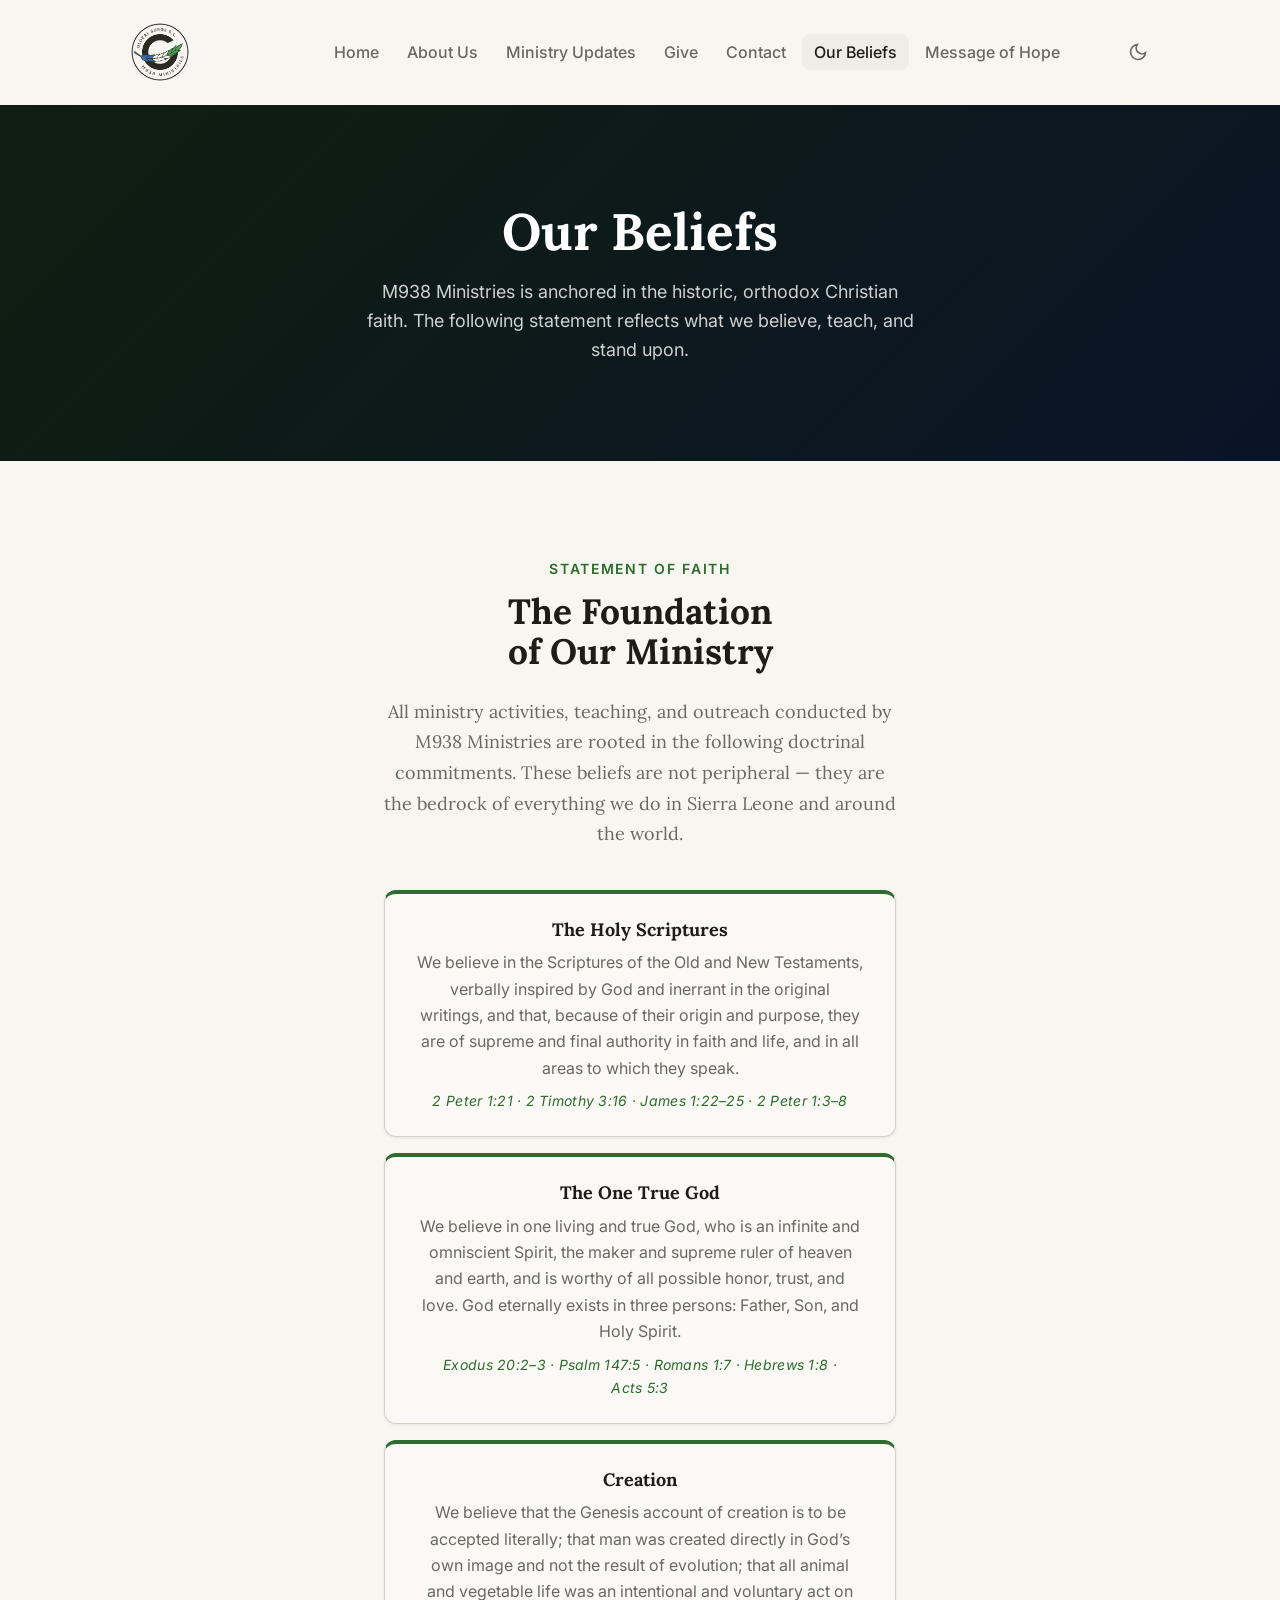
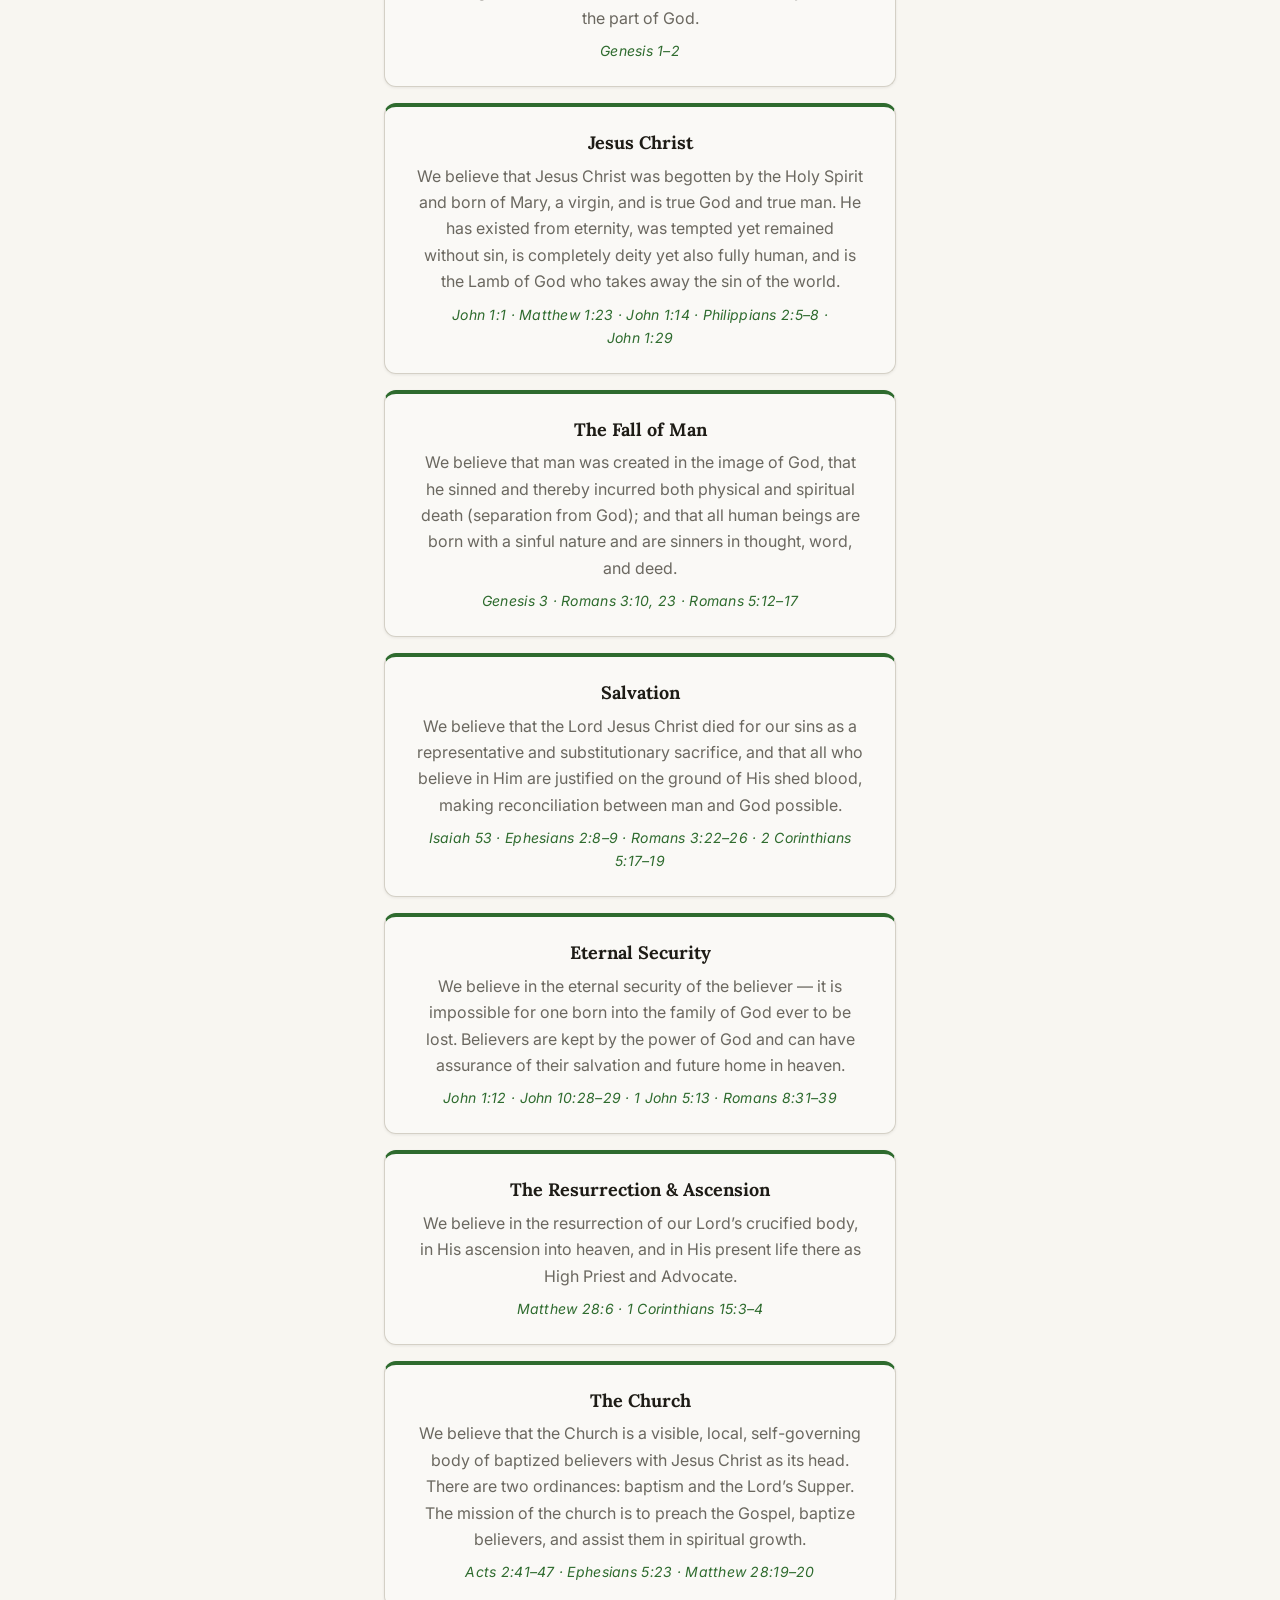
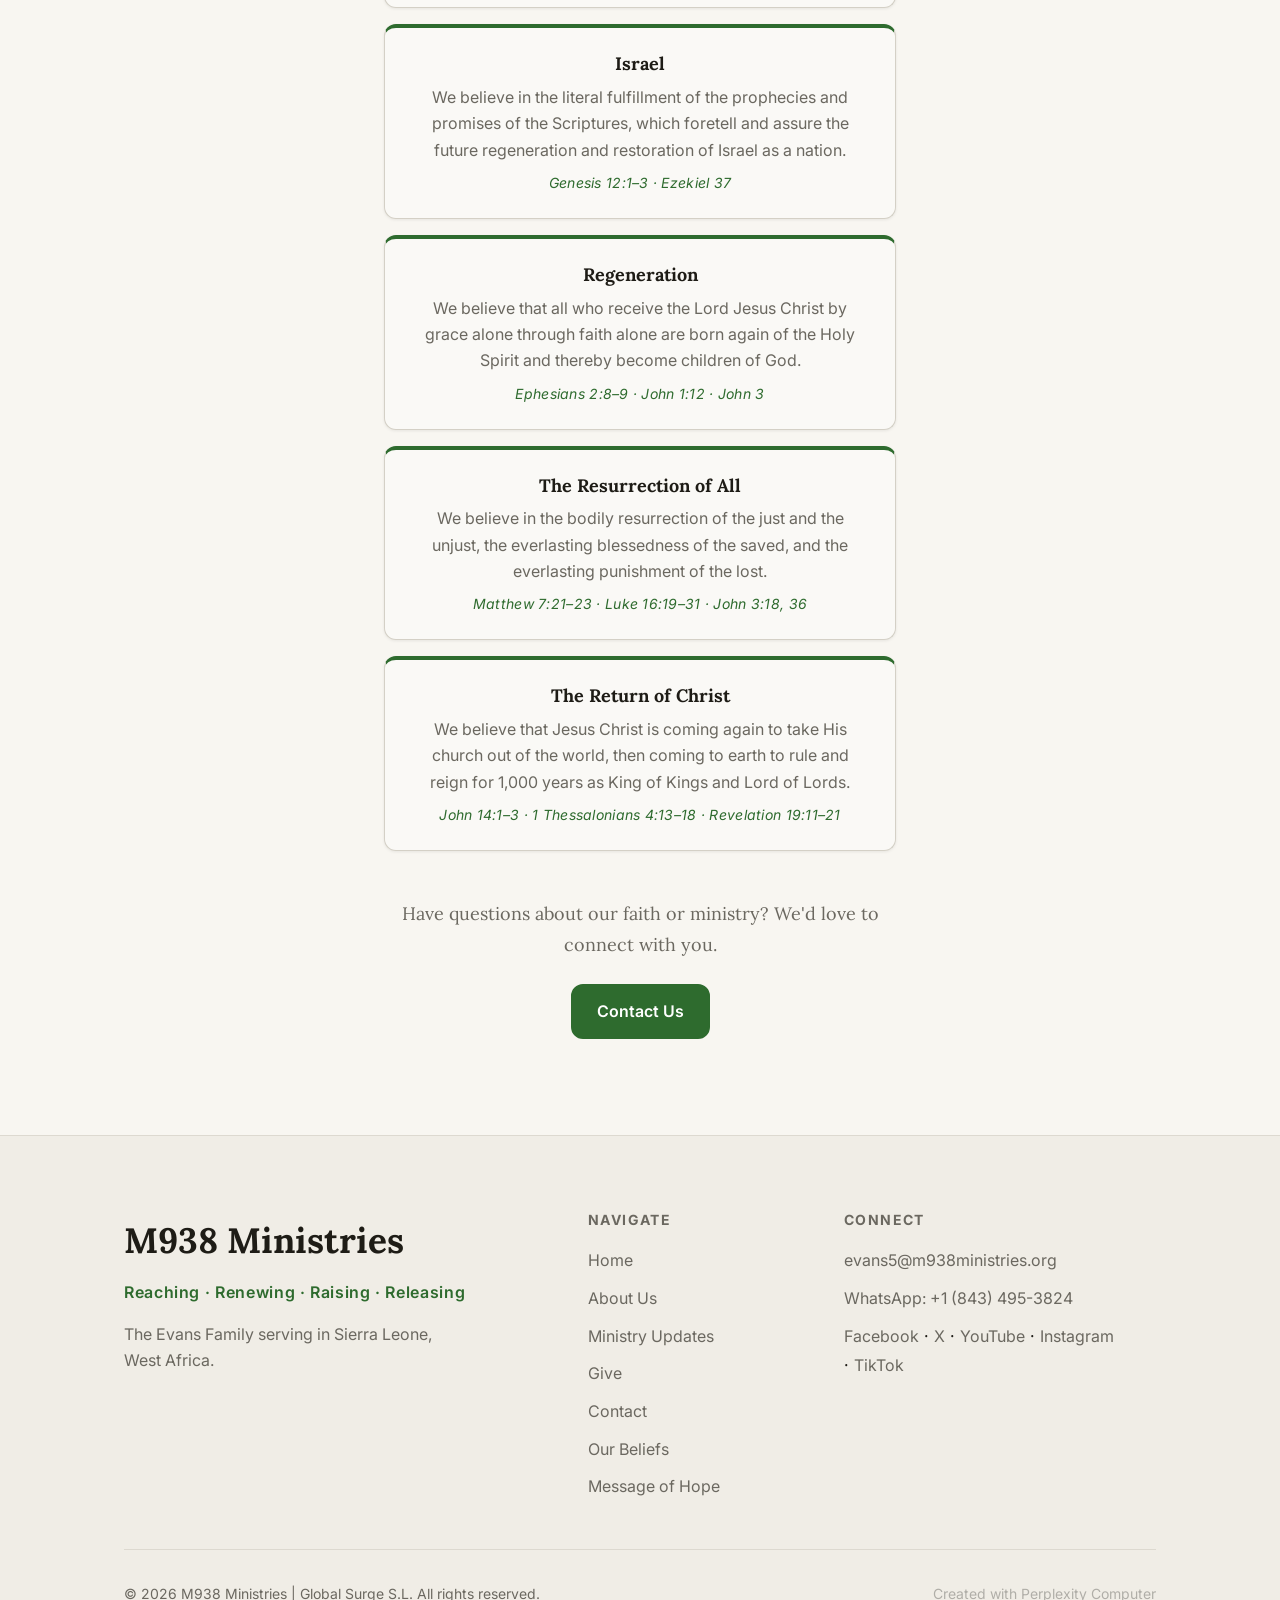
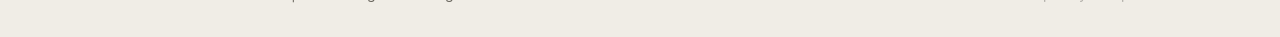
<file: beliefs.html>
<!DOCTYPE html>
<html lang="en" data-theme="light">
<head>
<!--
   ______                            __
  / ____/___  ____ ___  ____  __  __/ /____  _____
 / /   / __ \/ __ `__ \/ __ \/ / / / __/ _ \/ ___/
/ /___/ /_/ / / / / / / /_/ / /_/ / /_/  __/ /
\____/\____/_/ /_/ /_/ .___/\__,_/\__/\___/_/
                    /_/
        Created with Perplexity Computer
        https://www.perplexity.ai/computer
-->
<meta name="generator" content="Perplexity Computer">
<meta name="author" content="Perplexity Computer">
<meta property="og:see_also" content="https://www.perplexity.ai/computer">
<link rel="author" href="https://www.perplexity.ai/computer">
<meta charset="UTF-8">
<meta name="viewport" content="width=device-width, initial-scale=1.0">
<title>Our Beliefs — M938 Ministries | Statement of Faith</title>
<meta name="description" content="The doctrinal statement and statement of faith of M938 Ministries | Global Surge S.L. — what we believe about Scripture, God, salvation, and the Church.">
<link rel="preconnect" href="https://fonts.googleapis.com">
<link rel="preconnect" href="https://fonts.gstatic.com" crossorigin>
<link href="https://fonts.googleapis.com/css2?family=Lora:ital,wght@0,400;0,600;0,700;1,400&family=Inter:wght@400;500;600&display=swap" rel="stylesheet">
<link rel="stylesheet" href="style.css?v=20261022">
<link rel="icon" href="favicon.ico">
<link rel="apple-touch-icon" href="apple-touch-icon.png">
</head>
<body>

<header class="site-header" id="site-header">
  <div class="header-inner">
    <a href="index.html" class="site-logo" aria-label="M938 Ministries home">
      <img src="logo.jpg" alt="M938 Ministries logo" class="logo-img" onerror="this.style.display='none'; this.nextElementSibling.style.display='flex'">
      <div class="logo-fallback" style="display:none"><span class="logo-text">M938<br><span class="logo-sub">Ministries</span></span></div>
    </a>
    <nav class="site-nav" aria-label="Main navigation">
      <ul role="list">
        <li><a href="index.html" class="nav-link">Home</a></li>
        <li><a href="about.html" class="nav-link">About Us</a></li>
        <li><a href="updates.html" class="nav-link">Ministry Updates</a></li>
        <li><a href="give.html" class="nav-link">Give</a></li>
        <li><a href="contact.html" class="nav-link">Contact</a></li>
        <li><a href="beliefs.html" class="nav-link active">Our Beliefs</a></li>
        <li><a href="hope.html" class="nav-link">Message of Hope</a></li>
      </ul>
    </nav>
    <div class="header-actions">
      <button class="theme-toggle" data-theme-toggle aria-label="Switch to dark mode">
        <svg width="20" height="20" viewBox="0 0 24 24" fill="none" stroke="currentColor" stroke-width="2"><path d="M21 12.79A9 9 0 1 1 11.21 3 7 7 0 0 0 21 12.79z"/></svg>
      </button>
      <button class="mobile-menu-toggle" aria-label="Open menu" aria-expanded="false" aria-controls="mobile-nav">
        <svg width="24" height="24" viewBox="0 0 24 24" fill="none" stroke="currentColor" stroke-width="2"><line x1="3" y1="6" x2="21" y2="6"/><line x1="3" y1="12" x2="21" y2="12"/><line x1="3" y1="18" x2="21" y2="18"/></svg>
      </button>
    </div>
  </div>
  <nav class="mobile-nav" id="mobile-nav" aria-label="Mobile navigation" hidden>
    <ul role="list">
      <li><a href="index.html" class="nav-link">Home</a></li>
      <li><a href="about.html" class="nav-link">About Us</a></li>
      <li><a href="updates.html" class="nav-link">Ministry Updates</a></li>
      <li><a href="give.html" class="nav-link">Give</a></li>
      <li><a href="contact.html" class="nav-link">Contact</a></li>
      <li><a href="beliefs.html" class="nav-link active">Our Beliefs</a></li>
      <li><a href="hope.html" class="nav-link">Message of Hope</a></li>
    </ul>
  </nav>
</header>

<section class="page-hero">
  <div class="container">
    <h1 class="page-hero-title">Our Beliefs</h1>
    <p class="page-hero-subtitle">M938 Ministries is anchored in the historic, orthodox Christian faith. The following statement reflects what we believe, teach, and stand upon.</p>
  </div>
</section>

<section class="section section--centered">
  <div class="container container--narrow">

    <p class="section-eyebrow">Statement of Faith</p>
    <h2 class="section-title">The Foundation of Our Ministry</h2>
    <p class="section-body">All ministry activities, teaching, and outreach conducted by M938 Ministries are rooted in the following doctrinal commitments. These beliefs are not peripheral — they are the bedrock of everything we do in Sierra Leone and around the world.</p>

    <div class="beliefs-list">

      <div class="belief-item">

        <h3 class="belief-title">The Holy Scriptures</h3>
          <p class="belief-text">We believe in the Scriptures of the Old and New Testaments, verbally inspired by God and inerrant in the original writings, and that, because of their origin and purpose, they are of supreme and final authority in faith and life, and in all areas to which they speak.</p>
          <p class="belief-ref">2 Peter 1:21 · 2 Timothy 3:16 · James 1:22–25 · 2 Peter 1:3–8</p>
            </div>

      <div class="belief-item">

        <h3 class="belief-title">The One True God</h3>
          <p class="belief-text">We believe in one living and true God, who is an infinite and omniscient Spirit, the maker and supreme ruler of heaven and earth, and is worthy of all possible honor, trust, and love. God eternally exists in three persons: Father, Son, and Holy Spirit.</p>
          <p class="belief-ref">Exodus 20:2–3 · Psalm 147:5 · Romans 1:7 · Hebrews 1:8 · Acts 5:3</p>
            </div>

      <div class="belief-item">

        <h3 class="belief-title">Creation</h3>
          <p class="belief-text">We believe that the Genesis account of creation is to be accepted literally; that man was created directly in God’s own image and not the result of evolution; that all animal and vegetable life was an intentional and voluntary act on the part of God.</p>
          <p class="belief-ref">Genesis 1–2</p>
            </div>

      <div class="belief-item">

        <h3 class="belief-title">Jesus Christ</h3>
          <p class="belief-text">We believe that Jesus Christ was begotten by the Holy Spirit and born of Mary, a virgin, and is true God and true man. He has existed from eternity, was tempted yet remained without sin, is completely deity yet also fully human, and is the Lamb of God who takes away the sin of the world.</p>
          <p class="belief-ref">John 1:1 · Matthew 1:23 · John 1:14 · Philippians 2:5–8 · John 1:29</p>
            </div>

      <div class="belief-item">

        <h3 class="belief-title">The Fall of Man</h3>
          <p class="belief-text">We believe that man was created in the image of God, that he sinned and thereby incurred both physical and spiritual death (separation from God); and that all human beings are born with a sinful nature and are sinners in thought, word, and deed.</p>
          <p class="belief-ref">Genesis 3 · Romans 3:10, 23 · Romans 5:12–17</p>
            </div>

      <div class="belief-item">

        <h3 class="belief-title">Salvation</h3>
          <p class="belief-text">We believe that the Lord Jesus Christ died for our sins as a representative and substitutionary sacrifice, and that all who believe in Him are justified on the ground of His shed blood, making reconciliation between man and God possible.</p>
          <p class="belief-ref">Isaiah 53 · Ephesians 2:8–9 · Romans 3:22–26 · 2 Corinthians 5:17–19</p>
            </div>

      <div class="belief-item">

        <h3 class="belief-title">Eternal Security</h3>
          <p class="belief-text">We believe in the eternal security of the believer — it is impossible for one born into the family of God ever to be lost. Believers are kept by the power of God and can have assurance of their salvation and future home in heaven.</p>
          <p class="belief-ref">John 1:12 · John 10:28–29 · 1 John 5:13 · Romans 8:31–39</p>
            </div>

      <div class="belief-item">

        <h3 class="belief-title">The Resurrection &amp; Ascension</h3>
          <p class="belief-text">We believe in the resurrection of our Lord’s crucified body, in His ascension into heaven, and in His present life there as High Priest and Advocate.</p>
          <p class="belief-ref">Matthew 28:6 · 1 Corinthians 15:3–4</p>
            </div>

      <div class="belief-item">

        <h3 class="belief-title">The Church</h3>
          <p class="belief-text">We believe that the Church is a visible, local, self-governing body of baptized believers with Jesus Christ as its head. There are two ordinances: baptism and the Lord’s Supper. The mission of the church is to preach the Gospel, baptize believers, and assist them in spiritual growth.</p>
          <p class="belief-ref">Acts 2:41–47 · Ephesians 5:23 · Matthew 28:19–20</p>
            </div>

      <div class="belief-item">

        <h3 class="belief-title">Israel</h3>
          <p class="belief-text">We believe in the literal fulfillment of the prophecies and promises of the Scriptures, which foretell and assure the future regeneration and restoration of Israel as a nation.</p>
          <p class="belief-ref">Genesis 12:1–3 · Ezekiel 37</p>
            </div>

      <div class="belief-item">

        <h3 class="belief-title">Regeneration</h3>
          <p class="belief-text">We believe that all who receive the Lord Jesus Christ by grace alone through faith alone are born again of the Holy Spirit and thereby become children of God.</p>
          <p class="belief-ref">Ephesians 2:8–9 · John 1:12 · John 3</p>
            </div>

      <div class="belief-item">

        <h3 class="belief-title">The Resurrection of All</h3>
          <p class="belief-text">We believe in the bodily resurrection of the just and the unjust, the everlasting blessedness of the saved, and the everlasting punishment of the lost.</p>
          <p class="belief-ref">Matthew 7:21–23 · Luke 16:19–31 · John 3:18, 36</p>
            </div>

      <div class="belief-item">

        <h3 class="belief-title">The Return of Christ</h3>
          <p class="belief-text">We believe that Jesus Christ is coming again to take His church out of the world, then coming to earth to rule and reign for 1,000 years as King of Kings and Lord of Lords.</p>
          <p class="belief-ref">John 14:1–3 · 1 Thessalonians 4:13–18 · Revelation 19:11–21</p>
            </div>

    </div><!-- /.beliefs-list -->

    <div style="margin-top: var(--space-12); text-align: center;">
      <p class="section-body">Have questions about our faith or ministry? We'd love to connect with you.</p>
      <a href="contact.html" class="btn btn--primary">Contact Us</a>
    </div>

  </div>
</section>

<footer class="site-footer">
  <div class="container">
    <div class="footer-grid">
      <div class="footer-brand">
        <p class="footer-logo-text">M938 Ministries</p>
        <p class="footer-tagline">Reaching · Renewing · Raising · Releasing</p>
        <p class="footer-mission">The Evans Family serving in Sierra Leone, West Africa.</p>
      </div>
      <div class="footer-links">
        <h3 class="footer-heading">Navigate</h3>
        <ul role="list">
          <li><a href="index.html">Home</a></li>
          <li><a href="about.html">About Us</a></li>
          <li><a href="updates.html">Ministry Updates</a></li>
          <li><a href="give.html">Give</a></li>
          <li><a href="contact.html">Contact</a></li>
          <li><a href="beliefs.html">Our Beliefs</a></li>
          <li><a href="hope.html">Message of Hope</a></li>
        </ul>
      </div>
      <div class="footer-contact">
        <h3 class="footer-heading">Connect</h3>
        <ul role="list" class="footer-contact-list">
          <li><a href="mailto:evans5@m938ministries.org">evans5@m938ministries.org</a></li>
          <li><a href="https://api.whatsapp.com/send?phone=18434953824" target="_blank" rel="noopener">WhatsApp: +1 (843) 495-3824</a></li>
          <li><a href="https://www.facebook.com/m938ministries" target="_blank" rel="noopener">Facebook</a> · <a href="https://twitter.com/e5insierraleone" target="_blank" rel="noopener">X</a> · <a href="https://youtube.com/@m938min.globalsurgesl?si=ligRtqLCJv0oe1ed" target="_blank" rel="noopener">YouTube</a> · <a href="https://www.instagram.com/m938_globalsurge_sl?igsh=ZGt0c3k0MTFwNW1z" target="_blank" rel="noopener">Instagram</a> · <a href="https://www.tiktok.com/@m938min.globalsurge?_r=1&_t=ZS-94gQOqxrfSX" target="_blank" rel="noopener">TikTok</a></li>
        </ul>
      </div>
    </div>
    <div class="footer-bottom">
      <p class="footer-copy">© 2026 M938 Ministries | Global Surge S.L. All rights reserved.</p>
      <a href="https://www.perplexity.ai/computer" target="_blank" rel="noopener noreferrer" class="pplx-credit">Created with Perplexity Computer</a>
    </div>
  </div>
</footer>

<script>
(function(){
  const t=document.querySelector('[data-theme-toggle]'),r=document.documentElement;
  let d=matchMedia('(prefers-color-scheme:dark)').matches?'dark':'light';
  r.setAttribute('data-theme',d);
  if(t){t.innerHTML=d==='dark'?'<svg width="20" height="20" viewBox="0 0 24 24" fill="none" stroke="currentColor" stroke-width="2"><circle cx="12" cy="12" r="5"/><path d="M12 1v2M12 21v2M4.22 4.22l1.42 1.42M18.36 18.36l1.42 1.42M1 12h2M21 12h2M4.22 19.78l1.42-1.42M18.36 5.64l1.42-1.42"/></svg>':'<svg width="20" height="20" viewBox="0 0 24 24" fill="none" stroke="currentColor" stroke-width="2"><path d="M21 12.79A9 9 0 1 1 11.21 3 7 7 0 0 0 21 12.79z"/></svg>';
  t.addEventListener('click',()=>{d=d==='dark'?'light':'dark';r.setAttribute('data-theme',d);t.innerHTML=d==='dark'?'<svg width="20" height="20" viewBox="0 0 24 24" fill="none" stroke="currentColor" stroke-width="2"><circle cx="12" cy="12" r="5"/><path d="M12 1v2M12 21v2M4.22 4.22l1.42 1.42M18.36 18.36l1.42 1.42M1 12h2M21 12h2M4.22 19.78l1.42-1.42M18.36 5.64l1.42-1.42"/></svg>':'<svg width="20" height="20" viewBox="0 0 24 24" fill="none" stroke="currentColor" stroke-width="2"><path d="M21 12.79A9 9 0 1 1 11.21 3 7 7 0 0 0 21 12.79z"/></svg>';});}
  const menuBtn=document.querySelector('.mobile-menu-toggle'),mobileNav=document.getElementById('mobile-nav');
  if(menuBtn&&mobileNav){menuBtn.addEventListener('click',()=>{const open=menuBtn.getAttribute('aria-expanded')==='true';menuBtn.setAttribute('aria-expanded',String(!open));mobileNav.hidden=open;});}
  const header=document.getElementById('site-header');
  if(header){window.addEventListener('scroll',()=>{header.classList.toggle('header--scrolled',window.scrollY>10);},{passive:true});}
})();
</script>
</body>
</html>
</file>
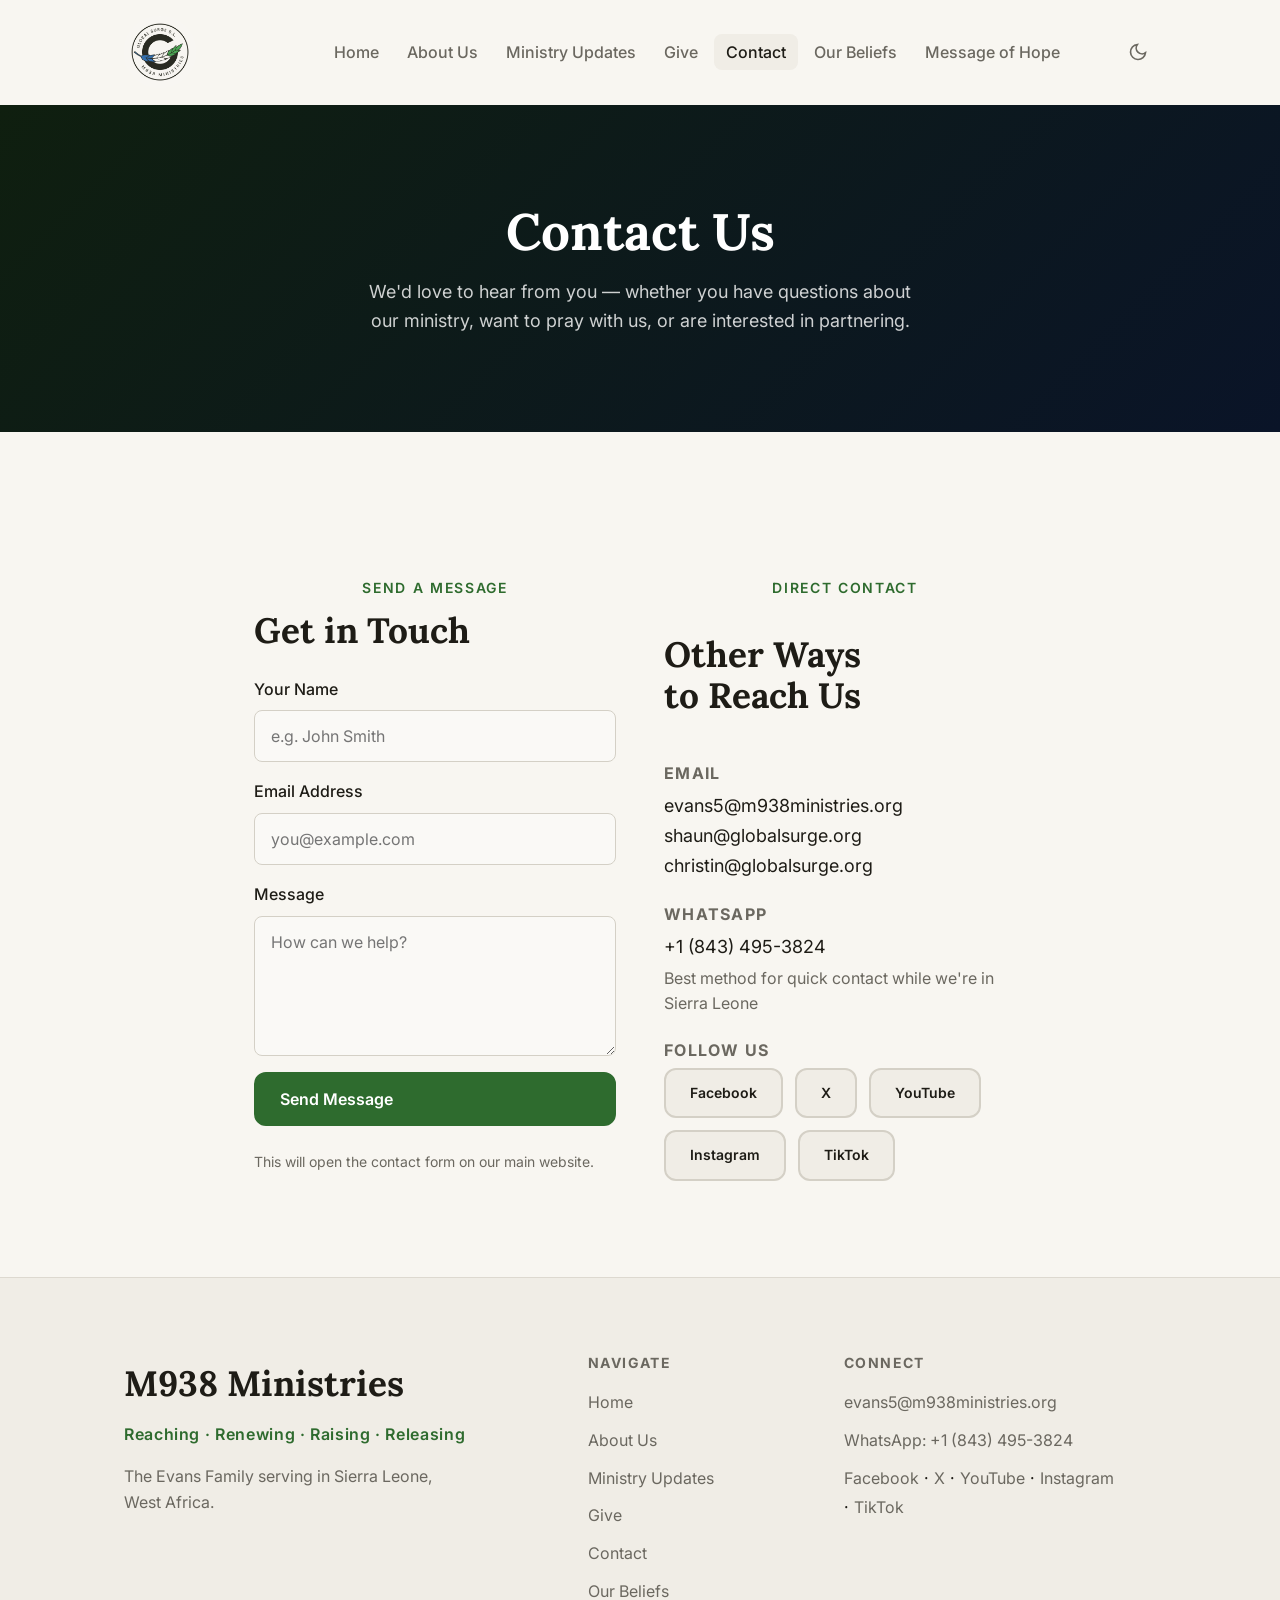
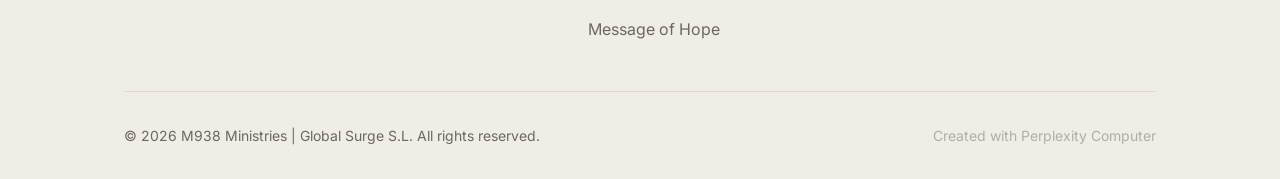
<file: contact.html>
<!DOCTYPE html>
<html lang="en" data-theme="light">
<head>
<!--
   ______                            __
  / ____/___  ____ ___  ____  __  __/ /____  _____
 / /   / __ \/ __ `__ \/ __ \/ / / / __/ _ \/ ___/
/ /___/ /_/ / / / / / / /_/ / /_/ / /_/  __/ /
\____/\____/_/ /_/ /_/ .___/\__,_/\__/\___/_/
                    /_/
        Created with Perplexity Computer
        https://www.perplexity.ai/computer
-->
<meta name="generator" content="Perplexity Computer">
<meta name="author" content="Perplexity Computer">
<meta property="og:see_also" content="https://www.perplexity.ai/computer">
<link rel="author" href="https://www.perplexity.ai/computer">
<meta charset="UTF-8">
<meta name="viewport" content="width=device-width, initial-scale=1.0">
<title>Contact — M938 Ministries</title>
<meta name="description" content="Get in touch with the Evans Family — M938 Ministries. Email, WhatsApp, or send a message via our contact form.">
<link rel="preconnect" href="https://fonts.googleapis.com">
<link rel="preconnect" href="https://fonts.gstatic.com" crossorigin>
<link href="https://fonts.googleapis.com/css2?family=Lora:ital,wght@0,400;0,600;0,700;1,400&family=Inter:wght@400;500;600&display=swap" rel="stylesheet">
<link rel="stylesheet" href="style.css?v=20261022">
<link rel="icon" href="favicon.ico">
<link rel="apple-touch-icon" href="apple-touch-icon.png">
</head>
<body>

<header class="site-header" id="site-header">
  <div class="header-inner">
    <a href="index.html" class="site-logo" aria-label="M938 Ministries home">
      <img src="logo.jpg" alt="M938 Ministries logo" class="logo-img" onerror="this.style.display='none'; this.nextElementSibling.style.display='flex'">
      <div class="logo-fallback" style="display:none"><span class="logo-text">M938<br><span class="logo-sub">Ministries</span></span></div>
    </a>
    <nav class="site-nav" aria-label="Main navigation">
      <ul role="list">
        <li><a href="index.html" class="nav-link">Home</a></li>
        <li><a href="about.html" class="nav-link">About Us</a></li>
        <li><a href="updates.html" class="nav-link">Ministry Updates</a></li>
        <li><a href="give.html" class="nav-link">Give</a></li>
        <li><a href="contact.html" class="nav-link active">Contact</a></li>
        <li><a href="beliefs.html" class="nav-link">Our Beliefs</a></li>
        <li><a href="hope.html" class="nav-link">Message of Hope</a></li>
      </ul>
    </nav>
    <div class="header-actions">
      <button class="theme-toggle" data-theme-toggle aria-label="Switch to dark mode">
        <svg width="20" height="20" viewBox="0 0 24 24" fill="none" stroke="currentColor" stroke-width="2"><path d="M21 12.79A9 9 0 1 1 11.21 3 7 7 0 0 0 21 12.79z"/></svg>
      </button>
      <button class="mobile-menu-toggle" aria-label="Open menu" aria-expanded="false" aria-controls="mobile-nav">
        <svg width="24" height="24" viewBox="0 0 24 24" fill="none" stroke="currentColor" stroke-width="2"><line x1="3" y1="6" x2="21" y2="6"/><line x1="3" y1="12" x2="21" y2="12"/><line x1="3" y1="18" x2="21" y2="18"/></svg>
      </button>
    </div>
  </div>
  <nav class="mobile-nav" id="mobile-nav" aria-label="Mobile navigation" hidden>
    <ul role="list">
      <li><a href="index.html" class="nav-link">Home</a></li>
      <li><a href="about.html" class="nav-link">About Us</a></li>
      <li><a href="updates.html" class="nav-link">Ministry Updates</a></li>
      <li><a href="give.html" class="nav-link">Give</a></li>
      <li><a href="contact.html" class="nav-link active">Contact</a></li>
      <li><a href="beliefs.html" class="nav-link">Our Beliefs</a></li>
      <li><a href="hope.html" class="nav-link">Message of Hope</a></li>
    </ul>
  </nav>
</header>

<section class="page-hero">
  <div class="container">
    <h1 class="page-hero-title">Contact Us</h1>
    <p class="page-hero-subtitle">We'd love to hear from you — whether you have questions about our ministry, want to pray with us, or are interested in partnering.</p>
  </div>
</section>

<section class="section">
  <div class="container container--default">
    <div class="contact-grid">
      <!-- Form -->
      <div>
        <p class="section-eyebrow">Send a Message</p>
        <h2 class="section-title" style="font-size: var(--text-xl);">Get in Touch</h2>
        <form class="contact-form" action="https://m938ministries.org/contact/" method="get" target="_blank">
          <div class="form-group">
            <label for="name" class="form-label">Your Name</label>
            <input type="text" id="name" name="name" class="form-input" placeholder="e.g. John Smith" autocomplete="name" required>
          </div>
          <div class="form-group">
            <label for="email" class="form-label">Email Address</label>
            <input type="email" id="email" name="email" class="form-input" placeholder="you@example.com" autocomplete="email" required>
          </div>
          <div class="form-group">
            <label for="message" class="form-label">Message</label>
            <textarea id="message" name="message" class="form-textarea" placeholder="How can we help?" required></textarea>
          </div>
          <button type="submit" class="btn btn--primary">Send Message</button>
          <p style="font-family: var(--font-ui); font-size: var(--text-xs); color: var(--color-text-muted); margin-top: var(--space-2);">This will open the contact form on our main website.</p>
        </form>
      </div>

      <!-- Contact Info -->
      <div class="contact-info">
        <p class="section-eyebrow">Direct Contact</p>
        <h2 class="section-title" style="font-size: var(--text-xl);">Other Ways to Reach Us</h2>

        <div class="contact-item">
          <h3>Email</h3>
          <a href="mailto:evans5@m938ministries.org">evans5@m938ministries.org</a><br>
          <a href="mailto:shaun@globalsurge.org">shaun@globalsurge.org</a><br>
          <a href="mailto:christin@globalsurge.org">christin@globalsurge.org</a>
        </div>

        <div class="contact-item">
          <h3>WhatsApp</h3>
          <a href="https://api.whatsapp.com/send?phone=18434953824" target="_blank" rel="noopener">+1 (843) 495-3824</a>
          <p style="font-size: var(--text-sm); color: var(--color-text-muted); margin-top: var(--space-1);">Best method for quick contact while we're in Sierra Leone</p>
        </div>

        <div class="contact-item">
          <h3>Follow Us</h3>
          <div style="display:flex; gap: var(--space-3); flex-wrap: wrap;">
            <a href="https://www.facebook.com/m938ministries" target="_blank" rel="noopener" class="btn btn--secondary" style="font-size: var(--text-xs);">Facebook</a>
            <a href="https://twitter.com/e5insierraleone" target="_blank" rel="noopener" class="btn btn--secondary" style="font-size: var(--text-xs);">X</a>
            <a href="https://youtube.com/@m938min.globalsurgesl?si=ligRtqLCJv0oe1ed" target="_blank" rel="noopener" class="btn btn--secondary" style="font-size: var(--text-xs);">YouTube</a>
            <a href="https://www.instagram.com/m938_globalsurge_sl?igsh=ZGt0c3k0MTFwNW1z" target="_blank" rel="noopener" class="btn btn--secondary" style="font-size: var(--text-xs);">Instagram</a>
            <a href="https://www.tiktok.com/@m938min.globalsurge?_r=1&_t=ZS-94gQOqxrfSX" target="_blank" rel="noopener" class="btn btn--secondary" style="font-size: var(--text-xs);">TikTok</a>
          </div>
        </div>
      </div>
    </div>
  </div>
</section>

<footer class="site-footer">
  <div class="container">
    <div class="footer-grid">
      <div class="footer-brand">
        <p class="footer-logo-text">M938 Ministries</p>
        <p class="footer-tagline">Reaching · Renewing · Raising · Releasing</p>
        <p class="footer-mission">The Evans Family serving in Sierra Leone, West Africa.</p>
      </div>
      <div class="footer-links">
        <h3 class="footer-heading">Navigate</h3>
        <ul role="list">
          <li><a href="index.html">Home</a></li>
          <li><a href="about.html">About Us</a></li>
          <li><a href="updates.html">Ministry Updates</a></li>
          <li><a href="give.html">Give</a></li>
          <li><a href="contact.html">Contact</a></li>
          <li><a href="beliefs.html">Our Beliefs</a></li>
          <li><a href="hope.html">Message of Hope</a></li>
        </ul>
      </div>
      <div class="footer-contact">
        <h3 class="footer-heading">Connect</h3>
        <ul role="list" class="footer-contact-list">
          <li><a href="mailto:evans5@m938ministries.org">evans5@m938ministries.org</a></li>
          <li><a href="https://api.whatsapp.com/send?phone=18434953824" target="_blank" rel="noopener">WhatsApp: +1 (843) 495-3824</a></li>
          <li><a href="https://www.facebook.com/m938ministries" target="_blank" rel="noopener">Facebook</a> · <a href="https://twitter.com/e5insierraleone" target="_blank" rel="noopener">X</a> · <a href="https://youtube.com/@m938min.globalsurgesl?si=ligRtqLCJv0oe1ed" target="_blank" rel="noopener">YouTube</a> · <a href="https://www.instagram.com/m938_globalsurge_sl?igsh=ZGt0c3k0MTFwNW1z" target="_blank" rel="noopener">Instagram</a> · <a href="https://www.tiktok.com/@m938min.globalsurge?_r=1&_t=ZS-94gQOqxrfSX" target="_blank" rel="noopener">TikTok</a></li>
        </ul>
      </div>
    </div>
    <div class="footer-bottom">
      <p class="footer-copy">© 2026 M938 Ministries | Global Surge S.L. All rights reserved.</p>
      <a href="https://www.perplexity.ai/computer" target="_blank" rel="noopener noreferrer" class="pplx-credit">Created with Perplexity Computer</a>
    </div>
  </div>
</footer>

<script>
(function(){
  const t=document.querySelector('[data-theme-toggle]'),r=document.documentElement;
  let d=matchMedia('(prefers-color-scheme:dark)').matches?'dark':'light';
  r.setAttribute('data-theme',d);
  if(t){t.innerHTML=d==='dark'?'<svg width="20" height="20" viewBox="0 0 24 24" fill="none" stroke="currentColor" stroke-width="2"><circle cx="12" cy="12" r="5"/><path d="M12 1v2M12 21v2M4.22 4.22l1.42 1.42M18.36 18.36l1.42 1.42M1 12h2M21 12h2M4.22 19.78l1.42-1.42M18.36 5.64l1.42-1.42"/></svg>':'<svg width="20" height="20" viewBox="0 0 24 24" fill="none" stroke="currentColor" stroke-width="2"><path d="M21 12.79A9 9 0 1 1 11.21 3 7 7 0 0 0 21 12.79z"/></svg>';
  t.addEventListener('click',()=>{d=d==='dark'?'light':'dark';r.setAttribute('data-theme',d);t.innerHTML=d==='dark'?'<svg width="20" height="20" viewBox="0 0 24 24" fill="none" stroke="currentColor" stroke-width="2"><circle cx="12" cy="12" r="5"/><path d="M12 1v2M12 21v2M4.22 4.22l1.42 1.42M18.36 18.36l1.42 1.42M1 12h2M21 12h2M4.22 19.78l1.42-1.42M18.36 5.64l1.42-1.42"/></svg>':'<svg width="20" height="20" viewBox="0 0 24 24" fill="none" stroke="currentColor" stroke-width="2"><path d="M21 12.79A9 9 0 1 1 11.21 3 7 7 0 0 0 21 12.79z"/></svg>';});}
  const menuBtn=document.querySelector('.mobile-menu-toggle'),mobileNav=document.getElementById('mobile-nav');
  if(menuBtn&&mobileNav){menuBtn.addEventListener('click',()=>{const open=menuBtn.getAttribute('aria-expanded')==='true';menuBtn.setAttribute('aria-expanded',String(!open));mobileNav.hidden=open;});}
  const header=document.getElementById('site-header');
  if(header){window.addEventListener('scroll',()=>{header.classList.toggle('header--scrolled',window.scrollY>10);},{passive:true});}
})();
</script>
</body>
</html>
</file>
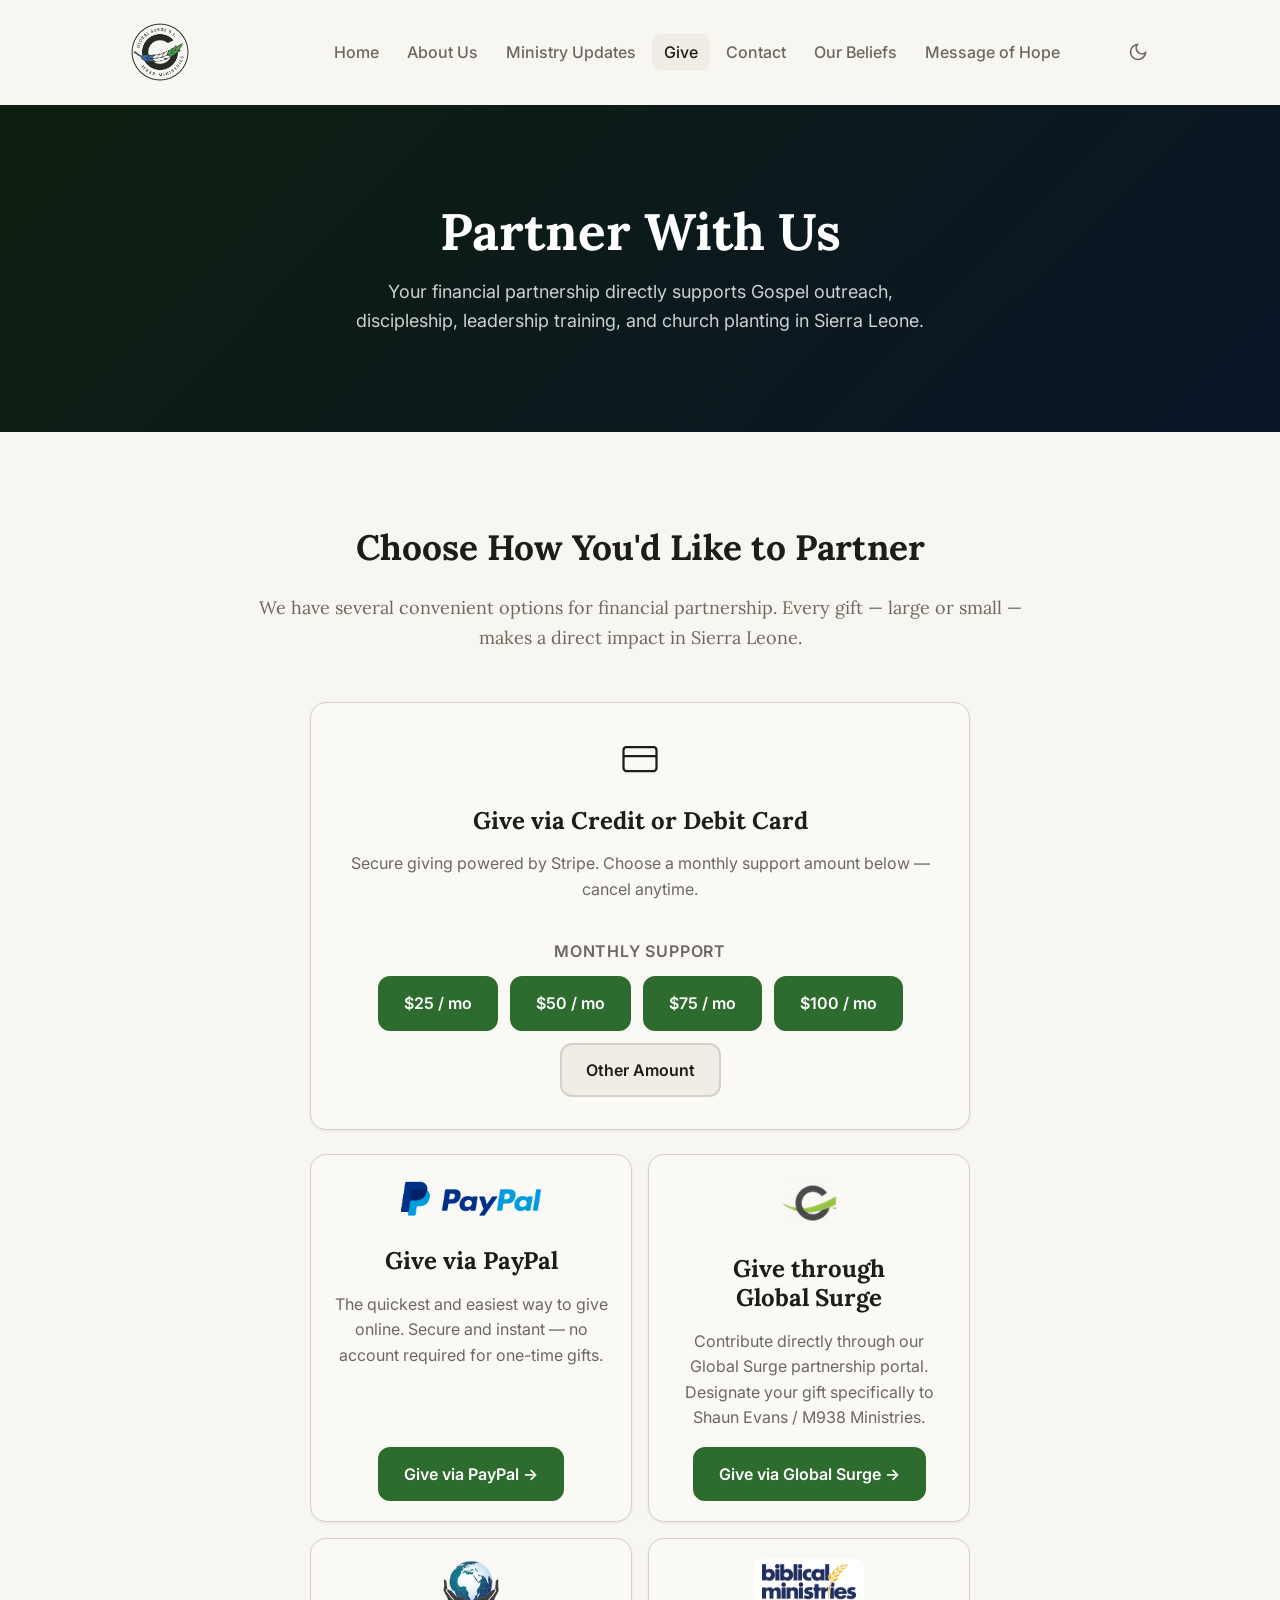
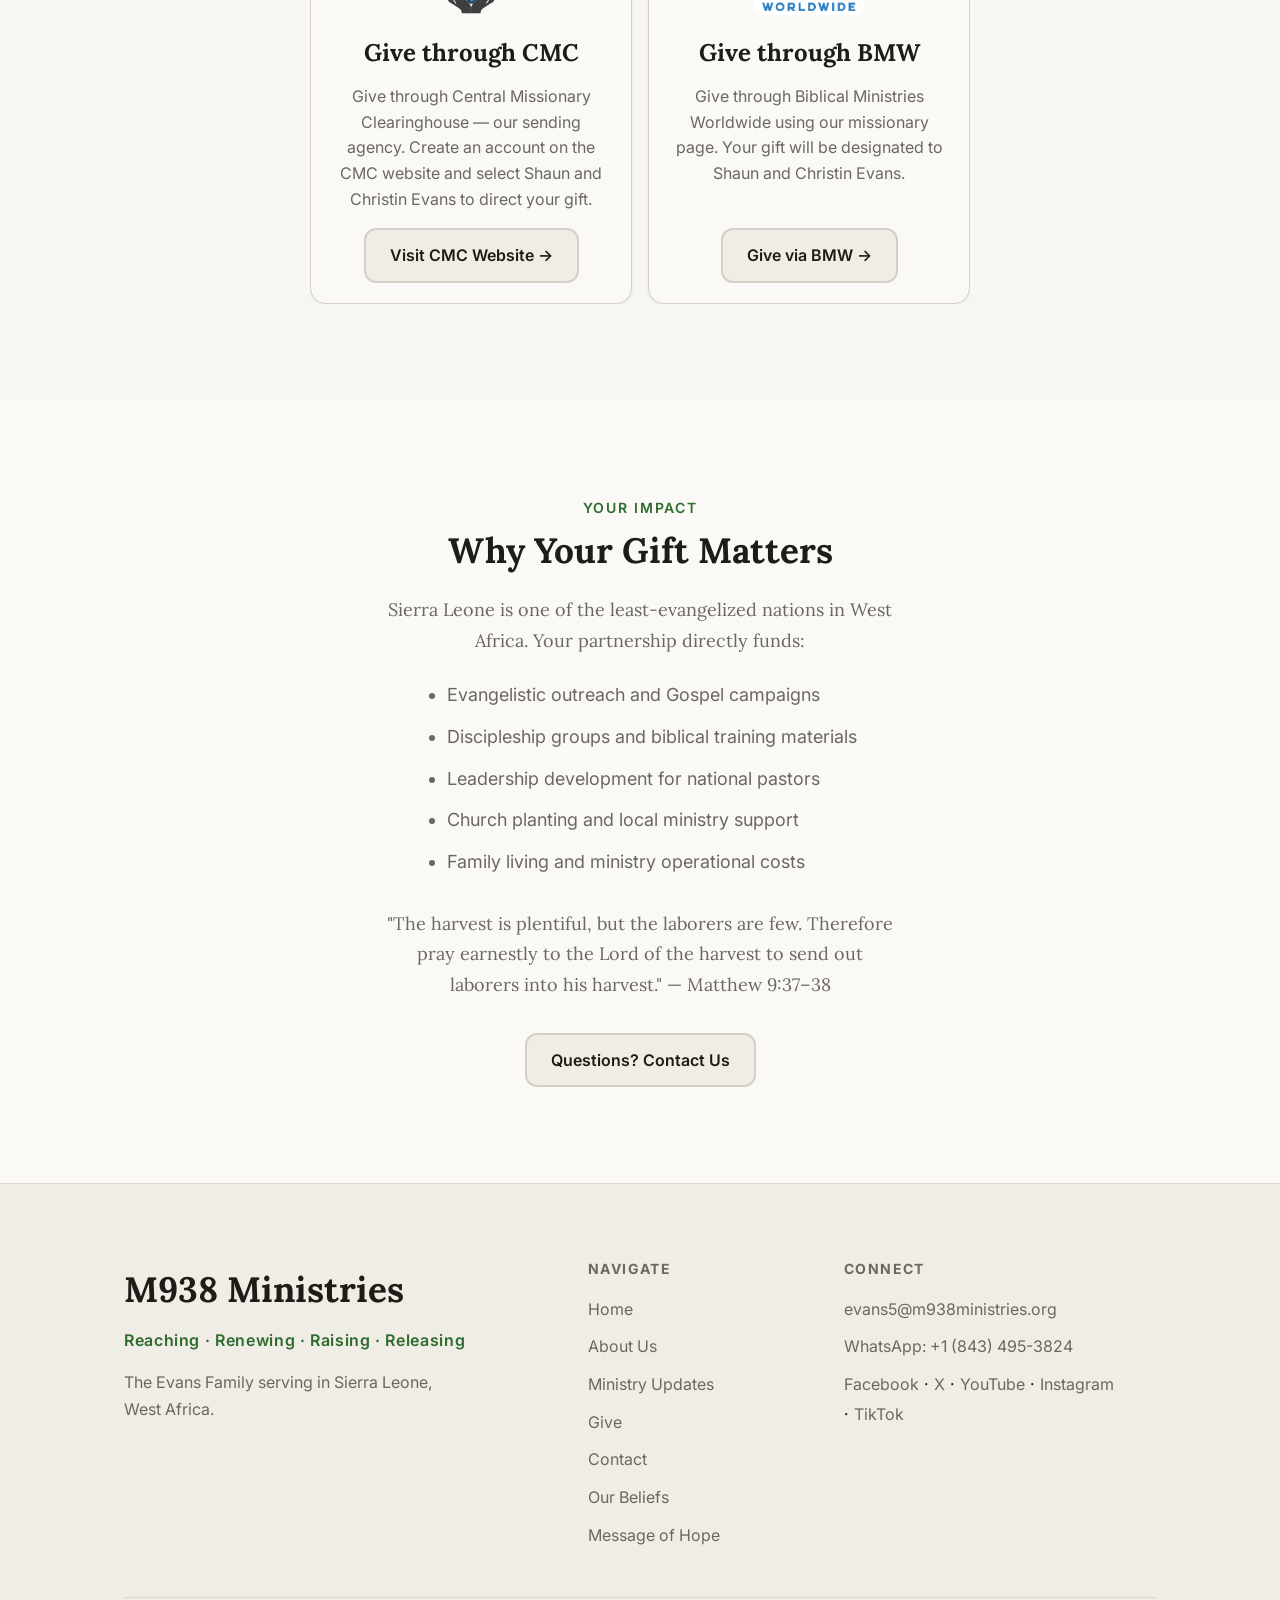
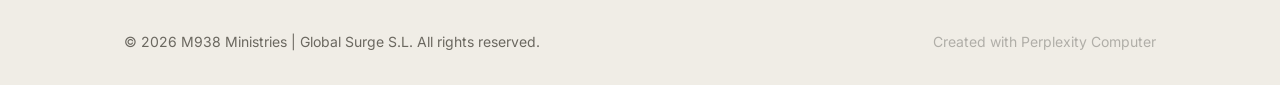
<file: give.html>
<!DOCTYPE html>
<html lang="en" data-theme="light">
<head>
<!--
   ______                            __
  / ____/___  ____ ___  ____  __  __/ /____  _____
 / /   / __ \/ __ `__ \/ __ \/ / / / __/ _ \/ ___/
/ /___/ /_/ / / / / / / /_/ / /_/ / /_/  __/ /
\____/\____/_/ /_/ /_/ .___/\__,_/\__/\___/_/
                    /_/
        Created with Perplexity Computer
        https://www.perplexity.ai/computer
-->
<meta name="generator" content="Perplexity Computer">
<meta name="author" content="Perplexity Computer">
<meta property="og:see_also" content="https://www.perplexity.ai/computer">
<link rel="author" href="https://www.perplexity.ai/computer">
<meta charset="UTF-8">
<meta name="viewport" content="width=device-width, initial-scale=1.0">
<title>Give — M938 Ministries | Partner Financially</title>
<meta name="description" content="Partner financially with M938 Ministries to support Gospel work in Sierra Leone. Multiple ways to give — online, through our agency, or by mail.">
<link rel="preconnect" href="https://fonts.googleapis.com">
<link rel="preconnect" href="https://fonts.gstatic.com" crossorigin>
<link href="https://fonts.googleapis.com/css2?family=Lora:ital,wght@0,400;0,600;0,700;1,400&family=Inter:wght@400;500;600&display=swap" rel="stylesheet">
<link rel="stylesheet" href="style.css?v=20261022">
<link rel="icon" href="favicon.ico">
<link rel="apple-touch-icon" href="apple-touch-icon.png">
</head>
<body>

<header class="site-header" id="site-header">
  <div class="header-inner">
    <a href="index.html" class="site-logo" aria-label="M938 Ministries home">
      <img src="logo.jpg" alt="M938 Ministries logo" class="logo-img" onerror="this.style.display='none'; this.nextElementSibling.style.display='flex'">
      <div class="logo-fallback" style="display:none"><span class="logo-text">M938<br><span class="logo-sub">Ministries</span></span></div>
    </a>
    <nav class="site-nav" aria-label="Main navigation">
      <ul role="list">
        <li><a href="index.html" class="nav-link">Home</a></li>
        <li><a href="about.html" class="nav-link">About Us</a></li>
        <li><a href="updates.html" class="nav-link">Ministry Updates</a></li>
        <li><a href="give.html" class="nav-link active">Give</a></li>
        <li><a href="contact.html" class="nav-link">Contact</a></li>
        <li><a href="beliefs.html" class="nav-link">Our Beliefs</a></li>
        <li><a href="hope.html" class="nav-link">Message of Hope</a></li>
      </ul>
    </nav>
    <div class="header-actions">
      <button class="theme-toggle" data-theme-toggle aria-label="Switch to dark mode">
        <svg width="20" height="20" viewBox="0 0 24 24" fill="none" stroke="currentColor" stroke-width="2"><path d="M21 12.79A9 9 0 1 1 11.21 3 7 7 0 0 0 21 12.79z"/></svg>
      </button>
      <button class="mobile-menu-toggle" aria-label="Open menu" aria-expanded="false" aria-controls="mobile-nav">
        <svg width="24" height="24" viewBox="0 0 24 24" fill="none" stroke="currentColor" stroke-width="2"><line x1="3" y1="6" x2="21" y2="6"/><line x1="3" y1="12" x2="21" y2="12"/><line x1="3" y1="18" x2="21" y2="18"/></svg>
      </button>
    </div>
  </div>
  <nav class="mobile-nav" id="mobile-nav" aria-label="Mobile navigation" hidden>
    <ul role="list">
      <li><a href="index.html" class="nav-link">Home</a></li>
      <li><a href="about.html" class="nav-link">About Us</a></li>
      <li><a href="updates.html" class="nav-link">Ministry Updates</a></li>
      <li><a href="give.html" class="nav-link active">Give</a></li>
      <li><a href="contact.html" class="nav-link">Contact</a></li>
      <li><a href="beliefs.html" class="nav-link">Our Beliefs</a></li>
      <li><a href="hope.html" class="nav-link">Message of Hope</a></li>
    </ul>
  </nav>
</header>

<section class="page-hero">
  <div class="container">
    <h1 class="page-hero-title">Partner With Us</h1>
    <p class="page-hero-subtitle">Your financial partnership directly supports Gospel outreach, discipleship, leadership training, and church planting in Sierra Leone.</p>
  </div>
</section>

<section class="section section--centered">
  <div class="container container--default">
    <h2 class="section-title">Choose How You'd Like to Partner</h2>
    <p class="section-body">We have several convenient options for financial partnership. Every gift — large or small — makes a direct impact in Sierra Leone.</p>

    <!-- All giving cards wrapper -->
    <div style="margin-top:var(--space-12); max-width:660px; margin-left:auto; margin-right:auto; width:100%;">

    <!-- Stripe Card -->
    <div class="give-card" style="text-align:center; width:100%; box-sizing:border-box;">
      <div class="give-icon"><svg width="36" height="36" viewBox="0 0 24 24" fill="none" stroke="currentColor" stroke-width="1.5" style="color:var(--color-accent)"><rect x="1" y="4" width="22" height="16" rx="2" ry="2"/><line x1="1" y1="10" x2="23" y2="10"/></svg></div>
      <h3>Give via Credit or Debit Card</h3>
      <p>Secure giving powered by Stripe. Choose a monthly support amount below — cancel anytime.</p>
      <div style="margin-top:var(--space-5);">
        <p style="font-family:var(--font-ui);font-size:var(--text-sm);font-weight:600;text-transform:uppercase;letter-spacing:.05em;color:var(--color-text-muted);margin-bottom:var(--space-3);">Monthly Support</p>
        <div style="display:flex;gap:var(--space-3);flex-wrap:wrap;justify-content:center;">
          <a href="https://buy.stripe.com/fZu4gycn840t1Vp56p7kc01" target="_blank" rel="noopener" class="btn btn--primary">$25 / mo</a>
          <a href="https://buy.stripe.com/5kQdR8af0eF78jNdCV7kc05" target="_blank" rel="noopener" class="btn btn--primary">$50 / mo</a>
          <a href="https://buy.stripe.com/3cI7sKdrc2Wp43xdCV7kc06" target="_blank" rel="noopener" class="btn btn--primary">$75 / mo</a>
          <a href="https://buy.stripe.com/bJe4gydrc40tfMffL37kc04" target="_blank" rel="noopener" class="btn btn--primary">$100 / mo</a>
          <a href="https://www.paypal.com/donate/?hosted_button_id=27XS43Z4GGM56" target="_blank" rel="noopener" class="btn btn--secondary">Other Amount</a>
        </div>
      </div>
    </div>

    <!-- 3 giving cards -->
    <div class="give-grid" style="display:grid;grid-template-columns:repeat(2,1fr);gap:var(--space-4);margin-top:var(--space-6);width:100%;box-sizing:border-box;overflow:hidden;">
      <div class="give-card" style="padding:var(--space-5);box-sizing:border-box;min-width:0;overflow:hidden;">
        <div class="give-icon"><img src="logo-paypal.png" alt="PayPal" style="height:36px;width:auto;max-width:140px;object-fit:contain;"></div>
        <h3>Give via PayPal</h3>
        <p>The quickest and easiest way to give online. Secure and instant — no account required for one-time gifts.</p>
        <a href="https://www.paypal.com/donate/?hosted_button_id=27XS43Z4GGM56" target="_blank" rel="noopener" class="btn btn--primary">Give via PayPal →</a>
      </div>
      <div class="give-card" style="padding:var(--space-5);box-sizing:border-box;min-width:0;overflow:hidden;">
        <div class="give-icon"><img src="logo-gs-smooth.png" alt="Global Surge" style="height:56px;width:auto;max-width:80px;object-fit:contain;"></div>
        <h3>Give through Global Surge</h3>
        <p>Contribute directly through our Global Surge partnership portal. Designate your gift specifically to Shaun Evans / M938 Ministries.</p>
        <a href="http://give.globalsurge.org/shaunevans" target="_blank" rel="noopener" class="btn btn--primary">Give via Global Surge →</a>
      </div>
      <div class="give-card" style="padding:var(--space-5);box-sizing:border-box;min-width:0;overflow:hidden;">
        <div class="give-icon"><img src="logo-cmc.png" alt="Central Missionary Clearinghouse" style="height:56px;width:auto;max-width:100px;object-fit:contain;"></div>
        <h3>Give through CMC</h3>
        <p>Give through Central Missionary Clearinghouse — our sending agency. Create an account on the CMC website and select Shaun and Christin Evans to direct your gift.</p>
        <a href="http://www.cmcmissions.org/" target="_blank" rel="noopener" class="btn btn--secondary">Visit CMC Website →</a>
      </div>
      <div class="give-card" style="padding:var(--space-5);box-sizing:border-box;min-width:0;overflow:hidden;">
        <div class="give-icon"><img src="logo-bmw.png" alt="Biblical Ministries Worldwide" style="height:56px;width:auto;max-width:110px;object-fit:contain;background:#fff;padding:4px 8px;border-radius:8px;"></div>
        <h3>Give through BMW</h3>
        <p>Give through Biblical Ministries Worldwide using our missionary page. Your gift will be designated to Shaun and Christin Evans.</p>
        <a href="https://www.biblicalministries.org/missionary/shaun-evans" target="_blank" rel="noopener" class="btn btn--secondary">Give via BMW →</a>
      </div>
    </div>

    </div><!-- end wrapper -->

  </div>
</section>

<!-- Why Give -->
<section class="section section--centered" style="background: var(--color-surface);">
  <div class="container container--narrow">
    <p class="section-eyebrow">Your Impact</p>
    <h2 class="section-title">Why Your Gift Matters</h2>
    <p class="section-body">Sierra Leone is one of the least-evangelized nations in West Africa. Your partnership directly funds:</p>
    <ul style="display:inline-flex; flex-direction:column; gap: var(--space-3); font-family: var(--font-ui); font-size: var(--text-base); color: var(--color-text-muted); padding-left: var(--space-6); margin: 0 auto var(--space-8); text-align:left; width: fit-content; list-style:disc;">
      <li>Evangelistic outreach and Gospel campaigns</li>
      <li>Discipleship groups and biblical training materials</li>
      <li>Leadership development for national pastors</li>
      <li>Church planting and local ministry support</li>
      <li>Family living and ministry operational costs</li>
    </ul>
    <p class="section-body">"The harvest is plentiful, but the laborers are few. Therefore pray earnestly to the Lord of the harvest to send out laborers into his harvest." — Matthew 9:37–38</p>
    <div style="text-align:center; margin-top: var(--space-8);">
      <a href="contact.html" class="btn btn--secondary">Questions? Contact Us</a>
    </div>
  </div>
</section>

<footer class="site-footer">
  <div class="container">
    <div class="footer-grid">
      <div class="footer-brand">
        <p class="footer-logo-text">M938 Ministries</p>
        <p class="footer-tagline">Reaching · Renewing · Raising · Releasing</p>
        <p class="footer-mission">The Evans Family serving in Sierra Leone, West Africa.</p>
      </div>
      <div class="footer-links">
        <h3 class="footer-heading">Navigate</h3>
        <ul role="list">
          <li><a href="index.html">Home</a></li>
          <li><a href="about.html">About Us</a></li>
          <li><a href="updates.html">Ministry Updates</a></li>
          <li><a href="give.html">Give</a></li>
          <li><a href="contact.html">Contact</a></li>
          <li><a href="beliefs.html">Our Beliefs</a></li>
          <li><a href="hope.html">Message of Hope</a></li>
        </ul>
      </div>
      <div class="footer-contact">
        <h3 class="footer-heading">Connect</h3>
        <ul role="list" class="footer-contact-list">
          <li><a href="mailto:evans5@m938ministries.org">evans5@m938ministries.org</a></li>
          <li><a href="https://api.whatsapp.com/send?phone=18434953824" target="_blank" rel="noopener">WhatsApp: +1 (843) 495-3824</a></li>
          <li><a href="https://www.facebook.com/m938ministries" target="_blank" rel="noopener">Facebook</a> · <a href="https://twitter.com/e5insierraleone" target="_blank" rel="noopener">X</a> · <a href="https://youtube.com/@m938min.globalsurgesl?si=ligRtqLCJv0oe1ed" target="_blank" rel="noopener">YouTube</a> · <a href="https://www.instagram.com/m938_globalsurge_sl?igsh=ZGt0c3k0MTFwNW1z" target="_blank" rel="noopener">Instagram</a> · <a href="https://www.tiktok.com/@m938min.globalsurge?_r=1&_t=ZS-94gQOqxrfSX" target="_blank" rel="noopener">TikTok</a></li>
        </ul>
      </div>
    </div>
    <div class="footer-bottom">
      <p class="footer-copy">© 2026 M938 Ministries | Global Surge S.L. All rights reserved.</p>
      <a href="https://www.perplexity.ai/computer" target="_blank" rel="noopener noreferrer" class="pplx-credit">Created with Perplexity Computer</a>
    </div>
  </div>
</footer>

<script>
(function(){
  const t=document.querySelector('[data-theme-toggle]'),r=document.documentElement;
  let d=matchMedia('(prefers-color-scheme:dark)').matches?'dark':'light';
  r.setAttribute('data-theme',d);
  if(t){t.innerHTML=d==='dark'?'<svg width="20" height="20" viewBox="0 0 24 24" fill="none" stroke="currentColor" stroke-width="2"><circle cx="12" cy="12" r="5"/><path d="M12 1v2M12 21v2M4.22 4.22l1.42 1.42M18.36 18.36l1.42 1.42M1 12h2M21 12h2M4.22 19.78l1.42-1.42M18.36 5.64l1.42-1.42"/></svg>':'<svg width="20" height="20" viewBox="0 0 24 24" fill="none" stroke="currentColor" stroke-width="2"><path d="M21 12.79A9 9 0 1 1 11.21 3 7 7 0 0 0 21 12.79z"/></svg>';
  t.addEventListener('click',()=>{d=d==='dark'?'light':'dark';r.setAttribute('data-theme',d);t.innerHTML=d==='dark'?'<svg width="20" height="20" viewBox="0 0 24 24" fill="none" stroke="currentColor" stroke-width="2"><circle cx="12" cy="12" r="5"/><path d="M12 1v2M12 21v2M4.22 4.22l1.42 1.42M18.36 18.36l1.42 1.42M1 12h2M21 12h2M4.22 19.78l1.42-1.42M18.36 5.64l1.42-1.42"/></svg>':'<svg width="20" height="20" viewBox="0 0 24 24" fill="none" stroke="currentColor" stroke-width="2"><path d="M21 12.79A9 9 0 1 1 11.21 3 7 7 0 0 0 21 12.79z"/></svg>';});}
  const menuBtn=document.querySelector('.mobile-menu-toggle'),mobileNav=document.getElementById('mobile-nav');
  if(menuBtn&&mobileNav){menuBtn.addEventListener('click',()=>{const open=menuBtn.getAttribute('aria-expanded')==='true';menuBtn.setAttribute('aria-expanded',String(!open));mobileNav.hidden=open;});}
  const header=document.getElementById('site-header');
  if(header){window.addEventListener('scroll',()=>{header.classList.toggle('header--scrolled',window.scrollY>10);},{passive:true});}
})();
</script>
</body>
</html>
</file>
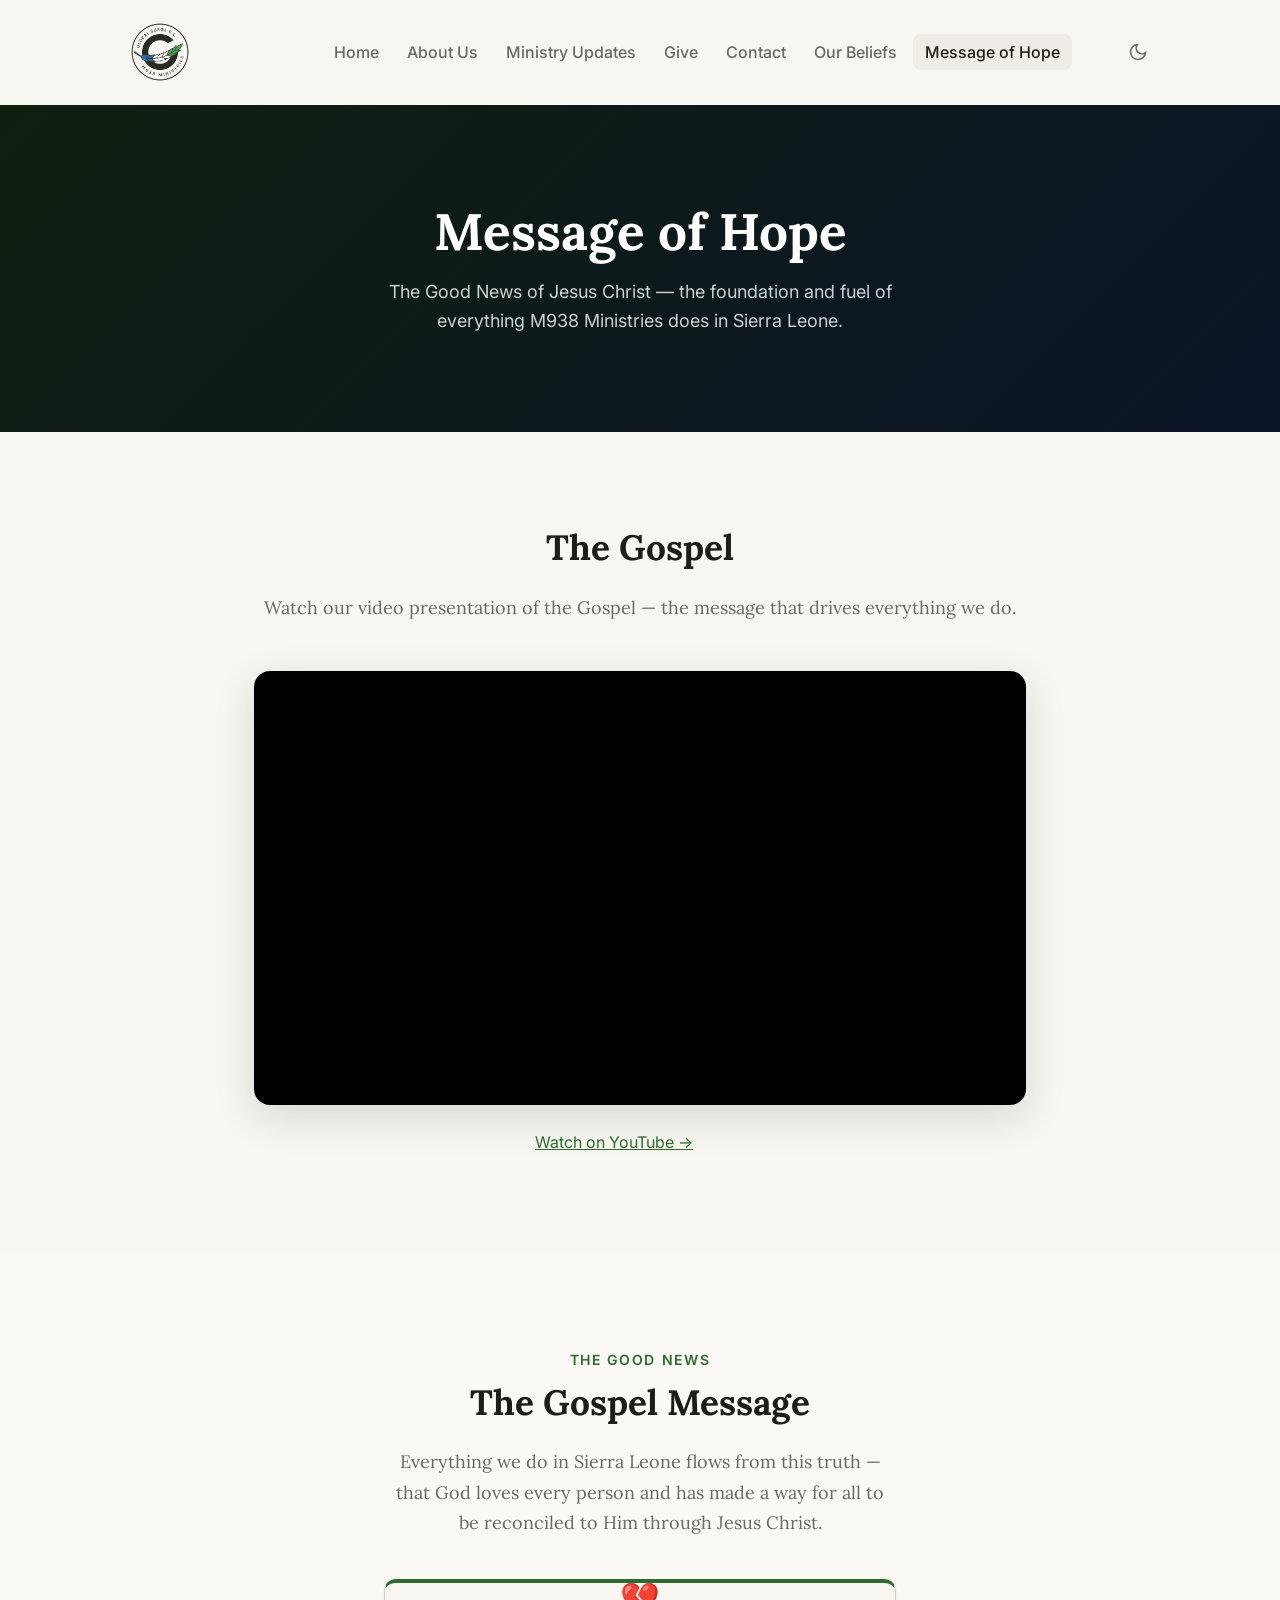
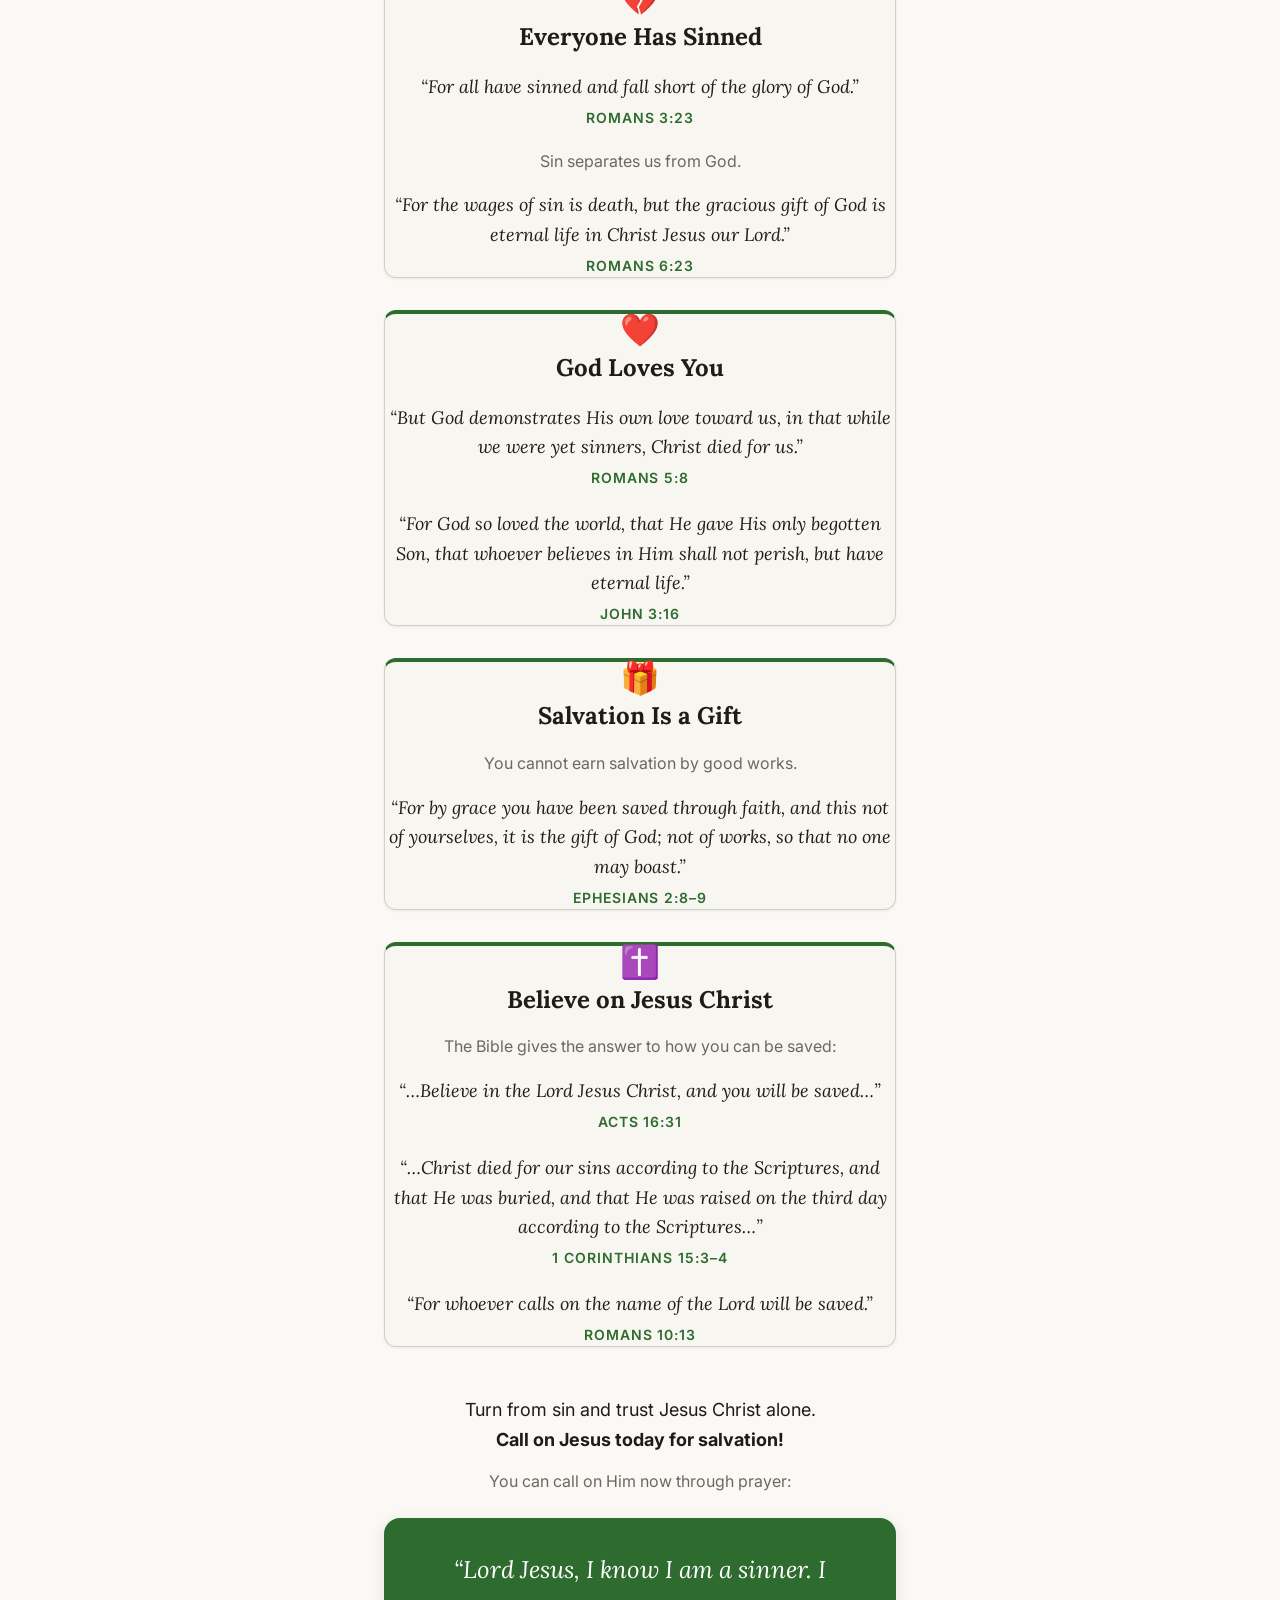
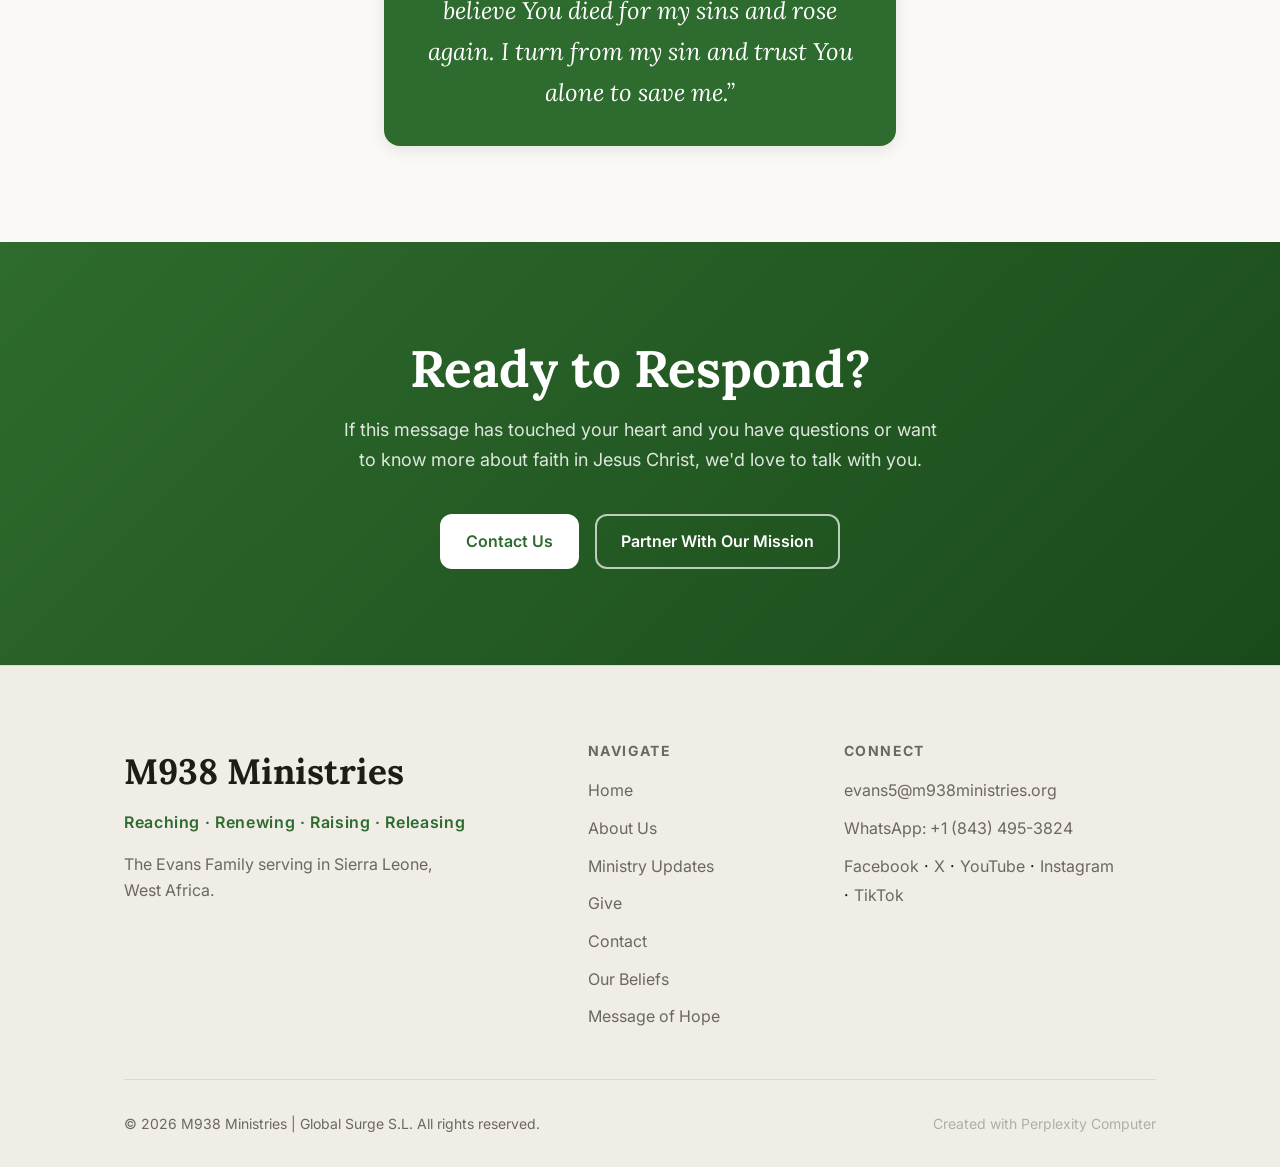
<file: hope.html>
<!DOCTYPE html>
<html lang="en" data-theme="light">
<head>
<!--
   ______                            __
  / ____/___  ____ ___  ____  __  __/ /____  _____
 / /   / __ \/ __ `__ \/ __ \/ / / / __/ _ \/ ___/
/ /___/ /_/ / / / / / / /_/ / /_/ / /_/  __/ /
\____/\____/_/ /_/ /_/ .___/\__,_/\__/\___/_/
                    /_/
        Created with Perplexity Computer
        https://www.perplexity.ai/computer
-->
<meta name="generator" content="Perplexity Computer">
<meta name="author" content="Perplexity Computer">
<meta property="og:see_also" content="https://www.perplexity.ai/computer">
<link rel="author" href="https://www.perplexity.ai/computer">
<meta charset="UTF-8">
<meta name="viewport" content="width=device-width, initial-scale=1.0">
<title>Message of Hope — M938 Ministries | The Gospel</title>
<meta name="description" content="The Gospel — the message of hope that drives everything M938 Ministries does in Sierra Leone. Watch and read the Good News of Jesus Christ.">
<link rel="preconnect" href="https://fonts.googleapis.com">
<link rel="preconnect" href="https://fonts.gstatic.com" crossorigin>
<link href="https://fonts.googleapis.com/css2?family=Lora:ital,wght@0,400;0,600;0,700;1,400&family=Inter:wght@400;500;600&display=swap" rel="stylesheet">
<link rel="stylesheet" href="style.css?v=20261022">
<link rel="icon" href="favicon.ico">
<link rel="apple-touch-icon" href="apple-touch-icon.png">
</head>
<body>

<header class="site-header" id="site-header">
  <div class="header-inner">
    <a href="index.html" class="site-logo" aria-label="M938 Ministries home">
      <img src="logo.jpg" alt="M938 Ministries logo" class="logo-img" onerror="this.style.display='none'; this.nextElementSibling.style.display='flex'">
      <div class="logo-fallback" style="display:none"><span class="logo-text">M938<br><span class="logo-sub">Ministries</span></span></div>
    </a>
    <nav class="site-nav" aria-label="Main navigation">
      <ul role="list">
        <li><a href="index.html" class="nav-link">Home</a></li>
        <li><a href="about.html" class="nav-link">About Us</a></li>
        <li><a href="updates.html" class="nav-link">Ministry Updates</a></li>
        <li><a href="give.html" class="nav-link">Give</a></li>
        <li><a href="contact.html" class="nav-link">Contact</a></li>
        <li><a href="beliefs.html" class="nav-link">Our Beliefs</a></li>
        <li><a href="hope.html" class="nav-link active">Message of Hope</a></li>
      </ul>
    </nav>
    <div class="header-actions">
      <button class="theme-toggle" data-theme-toggle aria-label="Switch to dark mode">
        <svg width="20" height="20" viewBox="0 0 24 24" fill="none" stroke="currentColor" stroke-width="2"><path d="M21 12.79A9 9 0 1 1 11.21 3 7 7 0 0 0 21 12.79z"/></svg>
      </button>
      <button class="mobile-menu-toggle" aria-label="Open menu" aria-expanded="false" aria-controls="mobile-nav">
        <svg width="24" height="24" viewBox="0 0 24 24" fill="none" stroke="currentColor" stroke-width="2"><line x1="3" y1="6" x2="21" y2="6"/><line x1="3" y1="12" x2="21" y2="12"/><line x1="3" y1="18" x2="21" y2="18"/></svg>
      </button>
    </div>
  </div>
  <nav class="mobile-nav" id="mobile-nav" aria-label="Mobile navigation" hidden>
    <ul role="list">
      <li><a href="index.html" class="nav-link">Home</a></li>
      <li><a href="about.html" class="nav-link">About Us</a></li>
      <li><a href="updates.html" class="nav-link">Ministry Updates</a></li>
      <li><a href="give.html" class="nav-link">Give</a></li>
      <li><a href="contact.html" class="nav-link">Contact</a></li>
      <li><a href="beliefs.html" class="nav-link">Our Beliefs</a></li>
      <li><a href="hope.html" class="nav-link active">Message of Hope</a></li>
    </ul>
  </nav>
</header>

<section class="page-hero">
  <div class="container">
    <h1 class="page-hero-title">Message of Hope</h1>
    <p class="page-hero-subtitle">The Good News of Jesus Christ — the foundation and fuel of everything M938 Ministries does in Sierra Leone.</p>
  </div>
</section>

<section class="section section--centered">
  <div class="container container--default">
    <h2 class="section-title">The Gospel</h2>
    <p class="section-body" style="margin-inline:auto; margin-bottom: var(--space-8);">Watch our video presentation of the Gospel — the message that drives everything we do.</p>

    <div class="video-container">
      <iframe
        src="https://www.youtube.com/embed/9nndjeCU0ok"
        title="The Gospel — M938 Ministries"
        allow="accelerometer; autoplay; clipboard-write; encrypted-media; gyroscope; picture-in-picture"
        allowfullscreen
        loading="lazy">
      </iframe>
    </div>

    <p style="margin-top: var(--space-6); font-family: var(--font-ui); font-size: var(--text-sm); color: var(--color-text-muted);">
      <a href="https://youtu.be/9nndjeCU0ok" target="_blank" rel="noopener" style="color: var(--color-primary);">Watch on YouTube →</a>
    </p>
  </div>
</section>

<!-- The Gospel Message -->
<section class="section section--centered" style="background: var(--color-surface);">
  <div class="container container--narrow">
    <p class="section-eyebrow center">The Good News</p>
    <h2 class="section-title center">The Gospel Message</h2>
    <p class="section-body center" style="margin-inline:auto; margin-bottom: var(--space-10);">Everything we do in Sierra Leone flows from this truth — that God loves every person and has made a way for all to be reconciled to Him through Jesus Christ.</p>

    <div class="gospel-points">

      <div class="gospel-point">
        <div class="gospel-point-header">
          <span class="gospel-icon">💔</span>
          <h3 class="gospel-point-title">Everyone Has Sinned</h3>
        </div>
        <blockquote class="gospel-verse">&ldquo;For all have sinned and fall short of the glory of God.&rdquo;</blockquote>
        <p class="gospel-ref">Romans 3:23</p>
        <p class="gospel-body">Sin separates us from God.</p>
        <blockquote class="gospel-verse">&ldquo;For the wages of sin is death, but the gracious gift of God is eternal life in Christ Jesus our Lord.&rdquo;</blockquote>
        <p class="gospel-ref">Romans 6:23</p>
      </div>

      <div class="gospel-point">
        <div class="gospel-point-header">
          <span class="gospel-icon">❤️</span>
          <h3 class="gospel-point-title">God Loves You</h3>
        </div>
        <blockquote class="gospel-verse">&ldquo;But God demonstrates His own love toward us, in that while we were yet sinners, Christ died for us.&rdquo;</blockquote>
        <p class="gospel-ref">Romans 5:8</p>
        <blockquote class="gospel-verse">&ldquo;For God so loved the world, that He gave His only begotten Son, that whoever believes in Him shall not perish, but have eternal life.&rdquo;</blockquote>
        <p class="gospel-ref">John 3:16</p>
      </div>

      <div class="gospel-point">
        <div class="gospel-point-header">
          <span class="gospel-icon">🎁</span>
          <h3 class="gospel-point-title">Salvation Is a Gift</h3>
        </div>
        <p class="gospel-body">You cannot earn salvation by good works.</p>
        <blockquote class="gospel-verse">&ldquo;For by grace you have been saved through faith, and this not of yourselves, it is the gift of God; not of works, so that no one may boast.&rdquo;</blockquote>
        <p class="gospel-ref">Ephesians 2:8&ndash;9</p>
      </div>

      <div class="gospel-point">
        <div class="gospel-point-header">
          <span class="gospel-icon">✝️</span>
          <h3 class="gospel-point-title">Believe on Jesus Christ</h3>
        </div>
        <p class="gospel-body">The Bible gives the answer to how you can be saved:</p>
        <blockquote class="gospel-verse">&ldquo;&hellip;Believe in the Lord Jesus Christ, and you will be saved&hellip;&rdquo;</blockquote>
        <p class="gospel-ref">Acts 16:31</p>
        <blockquote class="gospel-verse">&ldquo;&hellip;Christ died for our sins according to the Scriptures, and that He was buried, and that He was raised on the third day according to the Scriptures&hellip;&rdquo;</blockquote>
        <p class="gospel-ref">1 Corinthians 15:3&ndash;4</p>
        <blockquote class="gospel-verse">&ldquo;For whoever calls on the name of the Lord will be saved.&rdquo;</blockquote>
        <p class="gospel-ref">Romans 10:13</p>
      </div>

    </div><!-- /.gospel-points -->

    <!-- Call to Action -->
    <div class="gospel-cta">
      <p class="gospel-cta-lead">Turn from sin and trust Jesus Christ alone.<br><strong>Call on Jesus today for salvation!</strong></p>
      <p class="gospel-cta-sub">You can call on Him now through prayer:</p>
      <div class="gospel-prayer">
        <p>&ldquo;Lord Jesus, I know I am a sinner. I believe You died for my sins and rose again. I turn from my sin and trust You alone to save me.&rdquo;</p>
      </div>
    </div>

  </div>
</section>

<!-- Response CTA -->
<section class="cta-banner">
  <div class="container">
    <h2 class="cta-title">Ready to Respond?</h2>
    <p class="cta-body">If this message has touched your heart and you have questions or want to know more about faith in Jesus Christ, we'd love to talk with you.</p>
    <div class="cta-actions">
      <a href="contact.html" class="btn btn--white">Contact Us</a>
      <a href="give.html" class="btn btn--outline-white">Partner With Our Mission</a>
    </div>
  </div>
</section>

<footer class="site-footer">
  <div class="container">
    <div class="footer-grid">
      <div class="footer-brand">
        <p class="footer-logo-text">M938 Ministries</p>
        <p class="footer-tagline">Reaching · Renewing · Raising · Releasing</p>
        <p class="footer-mission">The Evans Family serving in Sierra Leone, West Africa.</p>
      </div>
      <div class="footer-links">
        <h3 class="footer-heading">Navigate</h3>
        <ul role="list">
          <li><a href="index.html">Home</a></li>
          <li><a href="about.html">About Us</a></li>
          <li><a href="updates.html">Ministry Updates</a></li>
          <li><a href="give.html">Give</a></li>
          <li><a href="contact.html">Contact</a></li>
          <li><a href="beliefs.html">Our Beliefs</a></li>
          <li><a href="hope.html">Message of Hope</a></li>
        </ul>
      </div>
      <div class="footer-contact">
        <h3 class="footer-heading">Connect</h3>
        <ul role="list" class="footer-contact-list">
          <li><a href="mailto:evans5@m938ministries.org">evans5@m938ministries.org</a></li>
          <li><a href="https://api.whatsapp.com/send?phone=18434953824" target="_blank" rel="noopener">WhatsApp: +1 (843) 495-3824</a></li>
          <li><a href="https://www.facebook.com/m938ministries" target="_blank" rel="noopener">Facebook</a> · <a href="https://twitter.com/e5insierraleone" target="_blank" rel="noopener">X</a> · <a href="https://youtube.com/@m938min.globalsurgesl?si=ligRtqLCJv0oe1ed" target="_blank" rel="noopener">YouTube</a> · <a href="https://www.instagram.com/m938_globalsurge_sl?igsh=ZGt0c3k0MTFwNW1z" target="_blank" rel="noopener">Instagram</a> · <a href="https://www.tiktok.com/@m938min.globalsurge?_r=1&_t=ZS-94gQOqxrfSX" target="_blank" rel="noopener">TikTok</a></li>
        </ul>
      </div>
    </div>
    <div class="footer-bottom">
      <p class="footer-copy">© 2026 M938 Ministries | Global Surge S.L. All rights reserved.</p>
      <a href="https://www.perplexity.ai/computer" target="_blank" rel="noopener noreferrer" class="pplx-credit">Created with Perplexity Computer</a>
    </div>
  </div>
</footer>

<script>
(function(){
  const t=document.querySelector('[data-theme-toggle]'),r=document.documentElement;
  let d=matchMedia('(prefers-color-scheme:dark)').matches?'dark':'light';
  r.setAttribute('data-theme',d);
  if(t){t.innerHTML=d==='dark'?'<svg width="20" height="20" viewBox="0 0 24 24" fill="none" stroke="currentColor" stroke-width="2"><circle cx="12" cy="12" r="5"/><path d="M12 1v2M12 21v2M4.22 4.22l1.42 1.42M18.36 18.36l1.42 1.42M1 12h2M21 12h2M4.22 19.78l1.42-1.42M18.36 5.64l1.42-1.42"/></svg>':'<svg width="20" height="20" viewBox="0 0 24 24" fill="none" stroke="currentColor" stroke-width="2"><path d="M21 12.79A9 9 0 1 1 11.21 3 7 7 0 0 0 21 12.79z"/></svg>';
  t.addEventListener('click',()=>{d=d==='dark'?'light':'dark';r.setAttribute('data-theme',d);t.innerHTML=d==='dark'?'<svg width="20" height="20" viewBox="0 0 24 24" fill="none" stroke="currentColor" stroke-width="2"><circle cx="12" cy="12" r="5"/><path d="M12 1v2M12 21v2M4.22 4.22l1.42 1.42M18.36 18.36l1.42 1.42M1 12h2M21 12h2M4.22 19.78l1.42-1.42M18.36 5.64l1.42-1.42"/></svg>':'<svg width="20" height="20" viewBox="0 0 24 24" fill="none" stroke="currentColor" stroke-width="2"><path d="M21 12.79A9 9 0 1 1 11.21 3 7 7 0 0 0 21 12.79z"/></svg>';});}
  const menuBtn=document.querySelector('.mobile-menu-toggle'),mobileNav=document.getElementById('mobile-nav');
  if(menuBtn&&mobileNav){menuBtn.addEventListener('click',()=>{const open=menuBtn.getAttribute('aria-expanded')==='true';menuBtn.setAttribute('aria-expanded',String(!open));mobileNav.hidden=open;});}
  const header=document.getElementById('site-header');
  if(header){window.addEventListener('scroll',()=>{header.classList.toggle('header--scrolled',window.scrollY>10);},{passive:true});}
})();
</script>
</body>
</html>
</file>
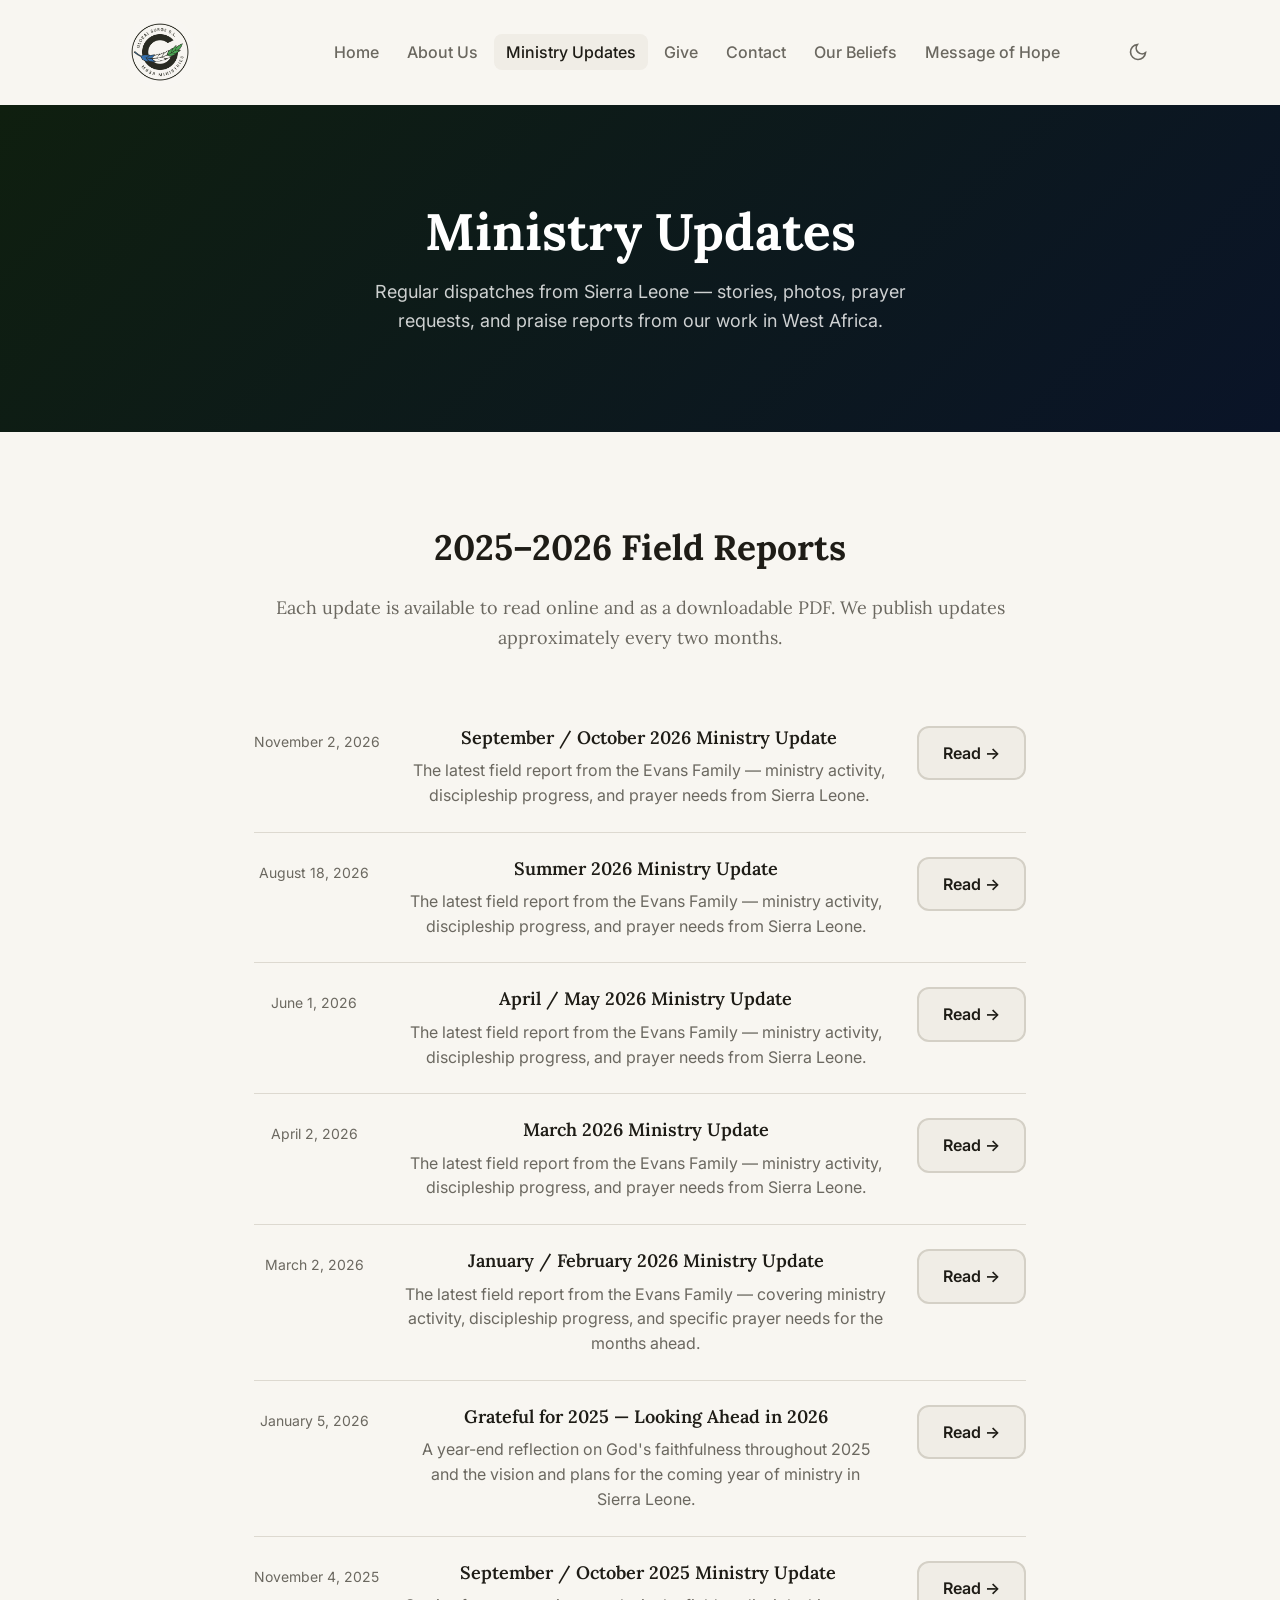
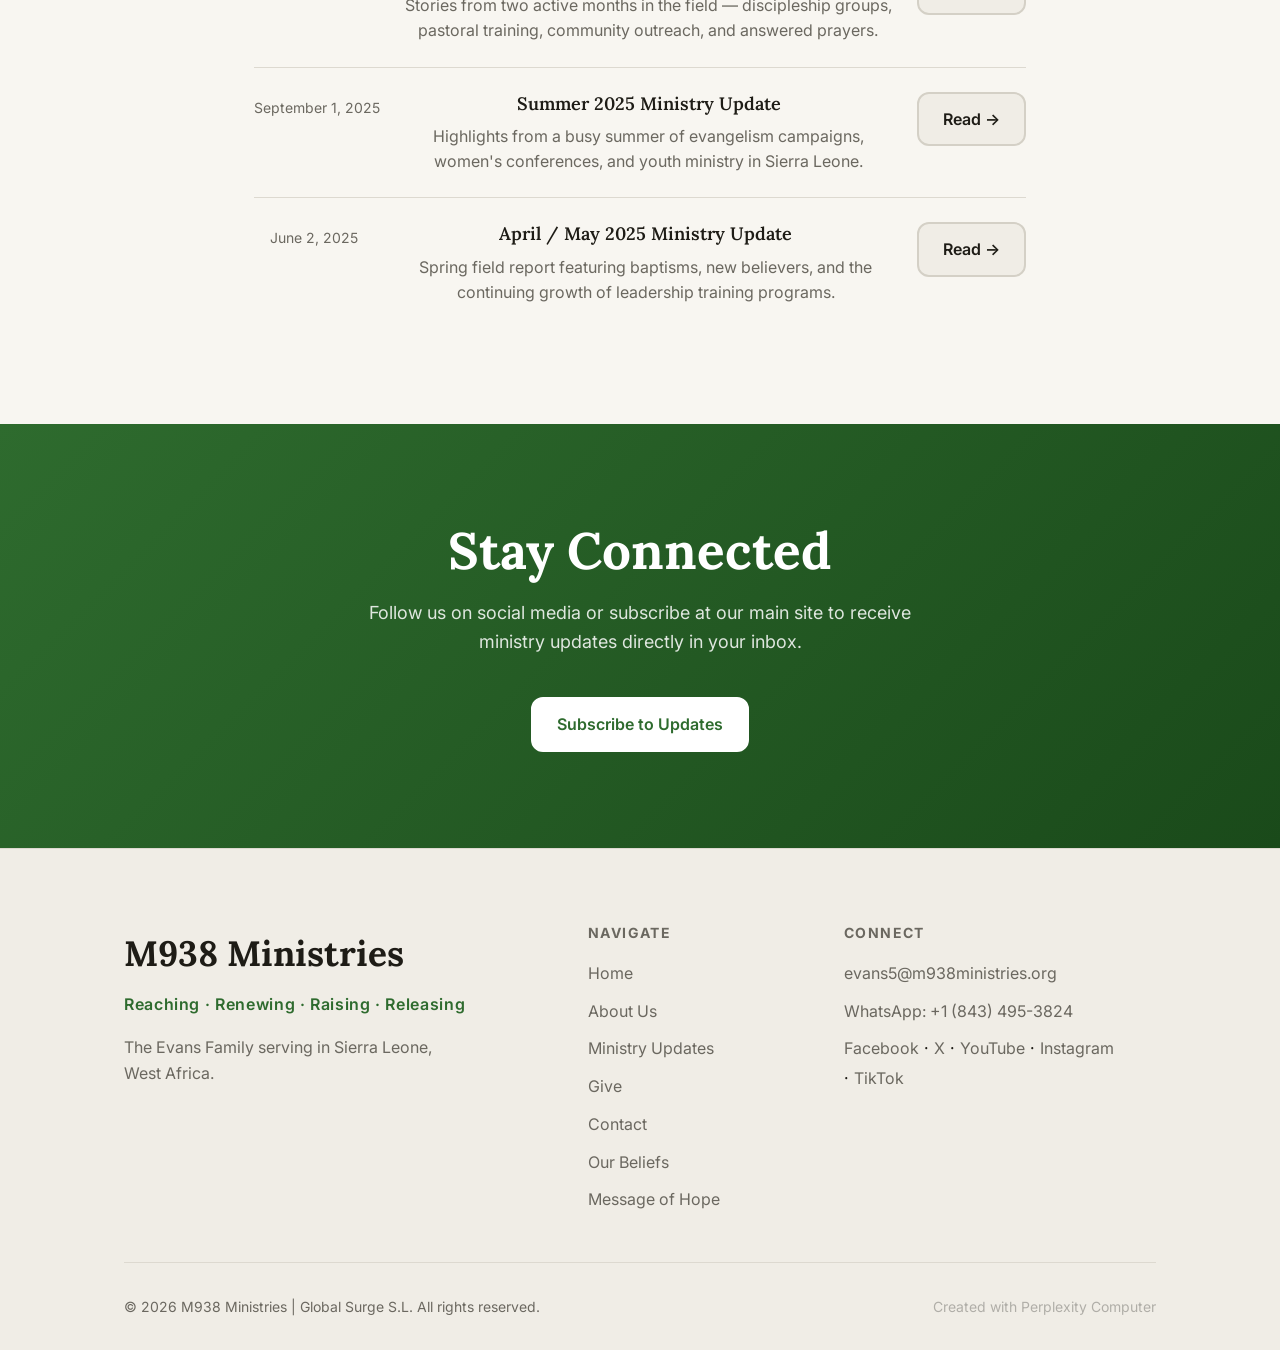
<file: updates.html>
<!DOCTYPE html>
<html lang="en" data-theme="light">
<head>
<!--
   ______                            __
  / ____/___  ____ ___  ____  __  __/ /____  _____
 / /   / __ \/ __ `__ \/ __ \/ / / / __/ _ \/ ___/
/ /___/ /_/ / / / / / / /_/ / /_/ / /_/  __/ /
\____/\____/_/ /_/ /_/ .___/\__,_/\__/\___/_/
                    /_/
        Created with Perplexity Computer
        https://www.perplexity.ai/computer
-->
<meta name="generator" content="Perplexity Computer">
<meta name="author" content="Perplexity Computer">
<meta property="og:see_also" content="https://www.perplexity.ai/computer">
<link rel="author" href="https://www.perplexity.ai/computer">
<meta charset="UTF-8">
<meta name="viewport" content="width=device-width, initial-scale=1.0">
<title>Ministry Updates — M938 Ministries</title>
<meta name="description" content="Read the latest ministry updates from the Evans Family serving in Sierra Leone with M938 Ministries.">
<link rel="preconnect" href="https://fonts.googleapis.com">
<link rel="preconnect" href="https://fonts.gstatic.com" crossorigin>
<link href="https://fonts.googleapis.com/css2?family=Lora:ital,wght@0,400;0,600;0,700;1,400&family=Inter:wght@400;500;600&display=swap" rel="stylesheet">
<link rel="stylesheet" href="style.css?v=20261022">
<link rel="icon" href="favicon.ico">
<link rel="apple-touch-icon" href="apple-touch-icon.png">
</head>
<body>

<header class="site-header" id="site-header">
  <div class="header-inner">
    <a href="index.html" class="site-logo" aria-label="M938 Ministries home">
      <img src="logo.jpg" alt="M938 Ministries logo" class="logo-img" onerror="this.style.display='none'; this.nextElementSibling.style.display='flex'">
      <div class="logo-fallback" style="display:none"><span class="logo-text">M938<br><span class="logo-sub">Ministries</span></span></div>
    </a>
    <nav class="site-nav" aria-label="Main navigation">
      <ul role="list">
        <li><a href="index.html" class="nav-link">Home</a></li>
        <li><a href="about.html" class="nav-link">About Us</a></li>
        <li><a href="updates.html" class="nav-link active">Ministry Updates</a></li>
        <li><a href="give.html" class="nav-link">Give</a></li>
        <li><a href="contact.html" class="nav-link">Contact</a></li>
        <li><a href="beliefs.html" class="nav-link">Our Beliefs</a></li>
        <li><a href="hope.html" class="nav-link">Message of Hope</a></li>
      </ul>
    </nav>
    <div class="header-actions">
      <button class="theme-toggle" data-theme-toggle aria-label="Switch to dark mode">
        <svg width="20" height="20" viewBox="0 0 24 24" fill="none" stroke="currentColor" stroke-width="2"><path d="M21 12.79A9 9 0 1 1 11.21 3 7 7 0 0 0 21 12.79z"/></svg>
      </button>
      <button class="mobile-menu-toggle" aria-label="Open menu" aria-expanded="false" aria-controls="mobile-nav">
        <svg width="24" height="24" viewBox="0 0 24 24" fill="none" stroke="currentColor" stroke-width="2"><line x1="3" y1="6" x2="21" y2="6"/><line x1="3" y1="12" x2="21" y2="12"/><line x1="3" y1="18" x2="21" y2="18"/></svg>
      </button>
    </div>
  </div>
  <nav class="mobile-nav" id="mobile-nav" aria-label="Mobile navigation" hidden>
    <ul role="list">
      <li><a href="index.html" class="nav-link">Home</a></li>
      <li><a href="about.html" class="nav-link">About Us</a></li>
      <li><a href="updates.html" class="nav-link active">Ministry Updates</a></li>
      <li><a href="give.html" class="nav-link">Give</a></li>
      <li><a href="contact.html" class="nav-link">Contact</a></li>
      <li><a href="beliefs.html" class="nav-link">Our Beliefs</a></li>
      <li><a href="hope.html" class="nav-link">Message of Hope</a></li>
    </ul>
  </nav>
</header>

<section class="page-hero">
  <div class="container">
    <h1 class="page-hero-title">Ministry Updates</h1>
    <p class="page-hero-subtitle">Regular dispatches from Sierra Leone — stories, photos, prayer requests, and praise reports from our work in West Africa.</p>
  </div>
</section>

<section class="section section--centered">
  <div class="container container--default">
    <h2 class="section-title">2025–2026 Field Reports</h2>
    <p class="section-body" style="margin-bottom: var(--space-2)">Each update is available to read online and as a downloadable PDF. We publish updates approximately every two months.</p>

    <div class="updates-list">
      <article class="update-row">
        <time class="update-row-date">November 2, 2026</time>
        <div class="update-row-content">
          <h3 class="update-row-title"><a href="https://mailchi.mp/m938ministries/sept_oct2026_update" target="_blank" rel="noopener">September / October 2026 Ministry Update</a></h3>
          <p class="update-row-desc">The latest field report from the Evans Family — ministry activity, discipleship progress, and prayer needs from Sierra Leone.</p>
        </div>
        <a href="https://mailchi.mp/m938ministries/sept_oct2026_update" target="_blank" rel="noopener" class="btn btn--secondary" style="flex-shrink:0; align-self:flex-start;">Read →</a>
      </article>
      <article class="update-row">
        <time class="update-row-date">August 18, 2026</time>
        <div class="update-row-content">
          <h3 class="update-row-title"><a href="https://mailchi.mp/m938ministries/summerupdate2026" target="_blank" rel="noopener">Summer 2026 Ministry Update</a></h3>
          <p class="update-row-desc">The latest field report from the Evans Family — ministry activity, discipleship progress, and prayer needs from Sierra Leone.</p>
        </div>
        <a href="https://mailchi.mp/m938ministries/summerupdate2026" target="_blank" rel="noopener" class="btn btn--secondary" style="flex-shrink:0; align-self:flex-start;">Read →</a>
      </article>
      <article class="update-row">
        <time class="update-row-date">June 1, 2026</time>
        <div class="update-row-content">
          <h3 class="update-row-title"><a href="https://mailchi.mp/m938ministries/april_may2026update" target="_blank" rel="noopener">April / May 2026 Ministry Update</a></h3>
          <p class="update-row-desc">The latest field report from the Evans Family — ministry activity, discipleship progress, and prayer needs from Sierra Leone.</p>
        </div>
        <a href="https://mailchi.mp/m938ministries/april_may2026update" target="_blank" rel="noopener" class="btn btn--secondary" style="flex-shrink:0; align-self:flex-start;">Read →</a>
      </article>
      <article class="update-row">
        <time class="update-row-date">April 2, 2026</time>
        <div class="update-row-content">
          <h3 class="update-row-title"><a href="https://mailchi.mp/m938ministries/march2026update" target="_blank" rel="noopener">March 2026 Ministry Update</a></h3>
          <p class="update-row-desc">The latest field report from the Evans Family — ministry activity, discipleship progress, and prayer needs from Sierra Leone.</p>
        </div>
        <a href="https://mailchi.mp/m938ministries/march2026update" target="_blank" rel="noopener" class="btn btn--secondary" style="flex-shrink:0; align-self:flex-start;">Read →</a>
      </article>
      <article class="update-row">
        <time class="update-row-date">March 2, 2026</time>
        <div class="update-row-content">
          <h3 class="update-row-title"><a href="https://mailchi.mp/m938ministries/jan_feb2026_update" target="_blank" rel="noopener">January / February 2026 Ministry Update</a></h3>
          <p class="update-row-desc">The latest field report from the Evans Family — covering ministry activity, discipleship progress, and specific prayer needs for the months ahead.</p>
        </div>
        <a href="https://mailchi.mp/m938ministries/jan_feb2026_update" target="_blank" rel="noopener" class="btn btn--secondary" style="flex-shrink:0; align-self:flex-start;">Read →</a>
      </article>
      <article class="update-row">
        <time class="update-row-date">January 5, 2026</time>
        <div class="update-row-content">
          <h3 class="update-row-title"><a href="https://mailchi.mp/m938ministries/2025highlights_2026lookingahead" target="_blank" rel="noopener">Grateful for 2025 — Looking Ahead in 2026</a></h3>
          <p class="update-row-desc">A year-end reflection on God's faithfulness throughout 2025 and the vision and plans for the coming year of ministry in Sierra Leone.</p>
        </div>
        <a href="https://mailchi.mp/m938ministries/2025highlights_2026lookingahead" target="_blank" rel="noopener" class="btn btn--secondary" style="flex-shrink:0; align-self:flex-start;">Read →</a>
      </article>
      <article class="update-row">
        <time class="update-row-date">November 4, 2025</time>
        <div class="update-row-content">
          <h3 class="update-row-title"><a href="https://mailchi.mp/m938ministries/sept_oct2025update" target="_blank" rel="noopener">September / October 2025 Ministry Update</a></h3>
          <p class="update-row-desc">Stories from two active months in the field — discipleship groups, pastoral training, community outreach, and answered prayers.</p>
        </div>
        <a href="https://mailchi.mp/m938ministries/sept_oct2025update" target="_blank" rel="noopener" class="btn btn--secondary" style="flex-shrink:0; align-self:flex-start;">Read →</a>
      </article>
      <article class="update-row">
        <time class="update-row-date">September 1, 2025</time>
        <div class="update-row-content">
          <h3 class="update-row-title"><a href="https://mailchi.mp/m938ministries/summer2025update" target="_blank" rel="noopener">Summer 2025 Ministry Update</a></h3>
          <p class="update-row-desc">Highlights from a busy summer of evangelism campaigns, women's conferences, and youth ministry in Sierra Leone.</p>
        </div>
        <a href="https://mailchi.mp/m938ministries/summer2025update" target="_blank" rel="noopener" class="btn btn--secondary" style="flex-shrink:0; align-self:flex-start;">Read →</a>
      </article>
      <article class="update-row">
        <time class="update-row-date">June 2, 2025</time>
        <div class="update-row-content">
          <h3 class="update-row-title"><a href="https://mailchi.mp/m938ministries/apr_may2025update" target="_blank" rel="noopener">April / May 2025 Ministry Update</a></h3>
          <p class="update-row-desc">Spring field report featuring baptisms, new believers, and the continuing growth of leadership training programs.</p>
        </div>
        <a href="https://mailchi.mp/m938ministries/apr_may2025update" target="_blank" rel="noopener" class="btn btn--secondary" style="flex-shrink:0; align-self:flex-start;">Read →</a>
      </article>
    </div>


  </div>
</section>

<!-- Subscribe CTA -->
<section class="cta-banner">
  <div class="container">
    <h2 class="cta-title">Stay Connected</h2>
    <p class="cta-body">Follow us on social media or subscribe at our main site to receive ministry updates directly in your inbox.</p>
    <div class="cta-actions" style="justify-content:center;">
      <a href="https://m938ministries.us20.list-manage.com/subscribe?u=e22c386c7aa76c08b5f7f8e30&id=4282a899f6" target="_blank" rel="noopener" class="btn btn--white">Subscribe to Updates</a>
    </div>
  </div>
</section>

<footer class="site-footer">
  <div class="container">
    <div class="footer-grid">
      <div class="footer-brand">
        <p class="footer-logo-text">M938 Ministries</p>
        <p class="footer-tagline">Reaching · Renewing · Raising · Releasing</p>
        <p class="footer-mission">The Evans Family serving in Sierra Leone, West Africa.</p>
      </div>
      <div class="footer-links">
        <h3 class="footer-heading">Navigate</h3>
        <ul role="list">
          <li><a href="index.html">Home</a></li>
          <li><a href="about.html">About Us</a></li>
          <li><a href="updates.html">Ministry Updates</a></li>
          <li><a href="give.html">Give</a></li>
          <li><a href="contact.html">Contact</a></li>
          <li><a href="beliefs.html">Our Beliefs</a></li>
          <li><a href="hope.html">Message of Hope</a></li>
        </ul>
      </div>
      <div class="footer-contact">
        <h3 class="footer-heading">Connect</h3>
        <ul role="list" class="footer-contact-list">
          <li><a href="mailto:evans5@m938ministries.org">evans5@m938ministries.org</a></li>
          <li><a href="https://api.whatsapp.com/send?phone=18434953824" target="_blank" rel="noopener">WhatsApp: +1 (843) 495-3824</a></li>
          <li><a href="https://www.facebook.com/m938ministries" target="_blank" rel="noopener">Facebook</a> · <a href="https://twitter.com/e5insierraleone" target="_blank" rel="noopener">X</a> · <a href="https://youtube.com/@m938min.globalsurgesl?si=ligRtqLCJv0oe1ed" target="_blank" rel="noopener">YouTube</a> · <a href="https://www.instagram.com/m938_globalsurge_sl?igsh=ZGt0c3k0MTFwNW1z" target="_blank" rel="noopener">Instagram</a> · <a href="https://www.tiktok.com/@m938min.globalsurge?_r=1&_t=ZS-94gQOqxrfSX" target="_blank" rel="noopener">TikTok</a></li>
        </ul>
      </div>
    </div>
    <div class="footer-bottom">
      <p class="footer-copy">© 2026 M938 Ministries | Global Surge S.L. All rights reserved.</p>
      <a href="https://www.perplexity.ai/computer" target="_blank" rel="noopener noreferrer" class="pplx-credit">Created with Perplexity Computer</a>
    </div>
  </div>
</footer>

<script>
(function(){
  const t=document.querySelector('[data-theme-toggle]'),r=document.documentElement;
  let d=matchMedia('(prefers-color-scheme:dark)').matches?'dark':'light';
  r.setAttribute('data-theme',d);
  if(t){t.innerHTML=d==='dark'?'<svg width="20" height="20" viewBox="0 0 24 24" fill="none" stroke="currentColor" stroke-width="2"><circle cx="12" cy="12" r="5"/><path d="M12 1v2M12 21v2M4.22 4.22l1.42 1.42M18.36 18.36l1.42 1.42M1 12h2M21 12h2M4.22 19.78l1.42-1.42M18.36 5.64l1.42-1.42"/></svg>':'<svg width="20" height="20" viewBox="0 0 24 24" fill="none" stroke="currentColor" stroke-width="2"><path d="M21 12.79A9 9 0 1 1 11.21 3 7 7 0 0 0 21 12.79z"/></svg>';
  t.addEventListener('click',()=>{d=d==='dark'?'light':'dark';r.setAttribute('data-theme',d);t.innerHTML=d==='dark'?'<svg width="20" height="20" viewBox="0 0 24 24" fill="none" stroke="currentColor" stroke-width="2"><circle cx="12" cy="12" r="5"/><path d="M12 1v2M12 21v2M4.22 4.22l1.42 1.42M18.36 18.36l1.42 1.42M1 12h2M21 12h2M4.22 19.78l1.42-1.42M18.36 5.64l1.42-1.42"/></svg>':'<svg width="20" height="20" viewBox="0 0 24 24" fill="none" stroke="currentColor" stroke-width="2"><path d="M21 12.79A9 9 0 1 1 11.21 3 7 7 0 0 0 21 12.79z"/></svg>';});}
  const menuBtn=document.querySelector('.mobile-menu-toggle'),mobileNav=document.getElementById('mobile-nav');
  if(menuBtn&&mobileNav){menuBtn.addEventListener('click',()=>{const open=menuBtn.getAttribute('aria-expanded')==='true';menuBtn.setAttribute('aria-expanded',String(!open));mobileNav.hidden=open;});}
  const header=document.getElementById('site-header');
  if(header){window.addEventListener('scroll',()=>{header.classList.toggle('header--scrolled',window.scrollY>10);},{passive:true});}
})();
</script>
</body>
</html>
</file>
<file: style.css>
/* =====================================================
   M938 Ministries — Global Surge S.L.
   Design: Warm earth tones, mission-inspired palette
   Fonts: Lora (display/body) + Inter (UI)
   ===================================================== */

/* === DESIGN TOKENS === */
:root, [data-theme="light"] {
  /* Type scale */
  --text-xs:   clamp(0.75rem,  0.7rem  + 0.25vw, 0.875rem);
  --text-sm:   clamp(0.875rem, 0.8rem  + 0.35vw, 1rem);
  --text-base: clamp(1rem,     0.95rem + 0.25vw, 1.125rem);
  --text-lg:   clamp(1.125rem, 1rem    + 0.75vw, 1.5rem);
  --text-xl:   clamp(1.5rem,   1.2rem  + 1.25vw, 2.25rem);
  --text-2xl:  clamp(2rem,     1.2rem  + 2.5vw,  3.5rem);
  --text-3xl:  clamp(2.5rem,   1rem    + 4vw,    5rem);

  /* Spacing */
  --space-1:  0.25rem;
  --space-2:  0.5rem;
  --space-3:  0.75rem;
  --space-4:  1rem;
  --space-5:  1.25rem;
  --space-6:  1.5rem;
  --space-8:  2rem;
  --space-10: 2.5rem;
  --space-12: 3rem;
  --space-16: 4rem;
  --space-20: 5rem;
  --space-24: 6rem;

  /* Colors — warm earth / mission palette */
  --color-bg:             #f8f6f1;
  --color-surface:        #faf9f6;
  --color-surface-2:      #fcfcfa;
  --color-surface-offset: #f0ede6;
  --color-divider:        #ddd9d0;
  --color-border:         #d4d0c6;

  --color-text:           #1e1c16;
  --color-text-muted:     #6b6860;
  --color-text-faint:     #b0aea8;
  --color-text-inverse:   #f8f6f1;

  /* Forest green accent — matches logo */
  --color-primary:        #2e6b2e;
  --color-primary-hover:  #1f4f1f;
  --color-primary-active: #133213;
  --color-primary-light:  #d4e8d4;

  /* Deep blue — logo accent */
  --color-blue:           #1b4b7a;
  --color-blue-light:     #ccddf0;

  /* Warm gold — earth/harvest feel */
  --color-gold:           #b8860b;
  --color-gold-light:     #f0e6c8;

  /* Radius */
  --radius-sm: 0.375rem;
  --radius-md: 0.5rem;
  --radius-lg: 0.75rem;
  --radius-xl: 1rem;
  --radius-full: 9999px;

  /* Shadows */
  --shadow-sm: 0 1px 3px rgba(30, 28, 22, 0.08);
  --shadow-md: 0 4px 16px rgba(30, 28, 22, 0.10);
  --shadow-lg: 0 12px 40px rgba(30, 28, 22, 0.14);

  /* Transitions */
  --transition: 180ms cubic-bezier(0.16, 1, 0.3, 1);

  /* Content widths */
  --content-narrow: 640px;
  --content-default: 900px;
  --content-wide: 1160px;

  /* Fonts */
  --font-display: 'Lora', Georgia, serif;
  --font-body:    'Lora', Georgia, serif;
  --font-ui:      'Inter', system-ui, sans-serif;
}

[data-theme="dark"] {
  --color-bg:             #131210;
  --color-surface:        #1a1916;
  --color-surface-2:      #1e1d1a;
  --color-surface-offset: #211f1c;
  --color-divider:        #2c2a26;
  --color-border:         #363430;
  --color-text:           #d4d1cb;
  --color-text-muted:     #7a7870;
  --color-text-faint:     #504e49;
  --color-text-inverse:   #131210;
  --color-primary:        #6aad6a;
  --color-primary-hover:  #4f924f;
  --color-primary-active: #3a753a;
  --color-primary-light:  #1d3a1d;
  --color-blue:           #6699cc;
  --color-blue-light:     #1a2e42;
  --color-gold:           #d4a017;
  --color-gold-light:     #3a2e0a;
  --shadow-sm: 0 1px 3px rgba(0,0,0,0.25);
  --shadow-md: 0 4px 16px rgba(0,0,0,0.35);
  --shadow-lg: 0 12px 40px rgba(0,0,0,0.5);
}

@media (prefers-color-scheme: dark) {
  :root:not([data-theme]) {
    --color-bg:             #131210;
    --color-surface:        #1a1916;
    --color-surface-2:      #1e1d1a;
    --color-surface-offset: #211f1c;
    --color-divider:        #2c2a26;
    --color-border:         #363430;
    --color-text:           #d4d1cb;
    --color-text-muted:     #7a7870;
    --color-text-faint:     #504e49;
    --color-text-inverse:   #131210;
    --color-primary:        #6aad6a;
    --color-primary-hover:  #4f924f;
    --color-primary-active: #3a753a;
    --color-primary-light:  #1d3a1d;
    --color-blue:           #6699cc;
    --color-blue-light:     #1a2e42;
    --color-gold:           #d4a017;
    --color-gold-light:     #3a2e0a;
    --shadow-sm: 0 1px 3px rgba(0,0,0,0.25);
    --shadow-md: 0 4px 16px rgba(0,0,0,0.35);
    --shadow-lg: 0 12px 40px rgba(0,0,0,0.5);
  }
}

/* === BASE RESET === */
*, *::before, *::after { box-sizing: border-box; margin: 0; padding: 0; }
html {
  -webkit-text-size-adjust: none;
  text-size-adjust: none;
  -webkit-font-smoothing: antialiased;
  -moz-osx-font-smoothing: grayscale;
  scroll-behavior: smooth;
  scroll-padding-top: var(--space-16);
}
body {
  min-height: 100dvh;
  line-height: 1.65;
  font-family: var(--font-body);
  font-size: var(--text-base);
  color: var(--color-text);
  background-color: var(--color-bg);
}
img, picture, video, canvas, svg { display: block; max-width: 100%; height: auto; }
ul[role="list"], ol[role="list"] { list-style: none; }
input, button, textarea, select { font: inherit; color: inherit; }
h1, h2, h3, h4, h5, h6 { text-wrap: balance; line-height: 1.2; font-family: var(--font-display); }
p, li { text-wrap: pretty; max-width: 72ch; }
button { cursor: pointer; background: none; border: none; }
a, button { transition: color var(--transition), background var(--transition), border-color var(--transition), box-shadow var(--transition), opacity var(--transition); }
:focus-visible { outline: 2px solid var(--color-primary); outline-offset: 3px; border-radius: var(--radius-sm); }
.sr-only { position: absolute; width: 1px; height: 1px; padding: 0; margin: -1px; overflow: hidden; clip: rect(0,0,0,0); white-space: nowrap; border-width: 0; }
@media (prefers-reduced-motion: reduce) {
  *, *::before, *::after { animation-duration: 0.01ms !important; transition-duration: 0.01ms !important; scroll-behavior: auto !important; }
}

/* === LAYOUT UTILITIES === */
.container {
  width: 100%;
  max-width: var(--content-wide);
  margin-inline: auto;
  padding-inline: clamp(var(--space-6), 5vw, var(--space-16));
}
.container--narrow {
  max-width: var(--content-narrow);
}
.container--default {
  max-width: var(--content-default);
}
.center { text-align: center; }
.center p { margin-inline: auto; }
.section {
  padding-block: clamp(var(--space-16), 8vw, var(--space-24));
}

/* === HEADER === */
.site-header {
  position: sticky;
  top: 0;
  z-index: 100;
  background: color-mix(in srgb, var(--color-bg) 92%, transparent);
  backdrop-filter: blur(12px);
  -webkit-backdrop-filter: blur(12px);
  border-bottom: 1px solid transparent;
  transition: border-color var(--transition), box-shadow var(--transition);
}
.site-header.header--scrolled {
  border-color: var(--color-divider);
  box-shadow: var(--shadow-sm);
}
.header-inner {
  max-width: var(--content-wide);
  margin-inline: auto;
  padding-inline: clamp(var(--space-6), 5vw, var(--space-16));
  padding-block: var(--space-4);
  display: flex;
  align-items: center;
  gap: var(--space-8);
}
.site-logo {
  flex-shrink: 0;
  text-decoration: none;
}
.logo-img {
  height: 72px;
  width: auto;
  display: block;
  border-radius: 50%;
  background: transparent;
  mix-blend-mode: multiply;
}
.logo-fallback {
  align-items: center;
}
.logo-text {
  font-family: var(--font-display);
  font-size: var(--text-lg);
  font-weight: 700;
  color: var(--color-text);
  line-height: 1.1;
}
.logo-sub {
  font-size: var(--text-sm);
  font-weight: 400;
  color: var(--color-text-muted);
}
.site-nav { margin-left: auto; }
.site-nav ul { display: flex; gap: var(--space-1); list-style: none; }
.nav-link {
  font-family: var(--font-ui);
  font-size: var(--text-sm);
  font-weight: 500;
  color: var(--color-text-muted);
  text-decoration: none;
  padding: var(--space-2) var(--space-3);
  border-radius: var(--radius-md);
}
.nav-link:hover, .nav-link.active { color: var(--color-text); background: var(--color-surface-offset); }
.nav-link--cta {
  color: var(--color-primary) !important;
  background: var(--color-primary-light);
  font-weight: 600;
}
.nav-link--cta:hover { background: color-mix(in srgb, var(--color-primary-light) 80%, var(--color-primary) 20%); }
.header-actions { display: flex; align-items: center; gap: var(--space-3); margin-left: var(--space-4); }
.theme-toggle {
  display: flex;
  align-items: center;
  justify-content: center;
  width: 36px; height: 36px;
  border-radius: var(--radius-md);
  color: var(--color-text-muted);
  background: transparent;
}
.theme-toggle:hover { background: var(--color-surface-offset); color: var(--color-text); }
.mobile-menu-toggle {
  display: none;
  align-items: center;
  justify-content: center;
  width: 40px; height: 40px;
  border-radius: var(--radius-md);
  color: var(--color-text);
}
.mobile-nav {
  border-top: 1px solid var(--color-divider);
  background: var(--color-surface);
  padding: var(--space-4) clamp(var(--space-6), 5vw, var(--space-16));
}
.mobile-nav ul { display: flex; flex-direction: column; gap: var(--space-1); }
.mobile-nav .nav-link { display: block; padding: var(--space-3) var(--space-4); }

@media (max-width: 860px) {
  .site-nav { display: none; }
  .mobile-menu-toggle { display: flex; }
}

/* === BUTTONS === */
.btn {
  display: inline-flex;
  align-items: center;
  gap: var(--space-2);
  font-family: var(--font-ui);
  font-size: var(--text-sm);
  font-weight: 600;
  text-decoration: none;
  padding: var(--space-3) var(--space-6);
  border-radius: var(--radius-lg);
  cursor: pointer;
  border: 2px solid transparent;
  white-space: nowrap;
}
.btn--primary {
  background: var(--color-primary);
  color: #fff;
  border-color: var(--color-primary);
}
.btn--primary:hover { background: var(--color-primary-hover); border-color: var(--color-primary-hover); }
.btn--secondary {
  background: var(--color-surface-offset);
  color: var(--color-text);
  border-color: var(--color-border);
}
.btn--secondary:hover { background: var(--color-divider); }
.btn--outline {
  background: transparent;
  color: #fff;
  border-color: rgba(255,255,255,0.6);
}
.btn--outline:hover { background: rgba(255,255,255,0.12); border-color: #fff; }
.btn--white {
  background: #fff;
  color: var(--color-primary);
  border-color: #fff;
}
.btn--white:hover { background: #f0ede6; }
.btn--outline-white {
  background: transparent;
  color: #fff;
  border-color: rgba(255,255,255,0.7);
}
.btn--outline-white:hover { background: rgba(255,255,255,0.12); }

/* === HERO === */
.hero {
  position: relative;
  min-height: 75vh;
  display: flex;
  align-items: center;
  overflow: hidden;
}
.hero-bg {
  position: absolute;
  inset: 0;
  background: linear-gradient(160deg, #0d2410 0%, #122a1a 40%, #0f1f30 100%);
}
.hero-bg--fallback { background: linear-gradient(135deg, #1a2b1a 0%, #0f1a2e 100%); }

.hero-img {
  width: 100%; height: 100%;
  object-fit: cover;
  object-position: center 35%;
  opacity: 0.75;
}
.hero-overlay {
  position: absolute;
  inset: 0;
  background: linear-gradient(160deg, rgba(8,30,12,0.55) 0%, rgba(10,20,40,0.45) 100%);
}
.hero-content {
  position: relative;
  z-index: 1;
  width: 100%;
  max-width: var(--content-wide);
  margin-inline: auto;
  padding-inline: clamp(var(--space-6), 5vw, var(--space-16));
  padding-block: var(--space-24);
  color: #fff;
  text-align: center;
  display: flex;
  flex-direction: column;
  align-items: center;
}
.hero-verse {
  font-family: var(--font-ui);
  font-size: var(--text-sm);
  font-style: italic;
  color: rgba(255,255,255,0.75);
  margin-bottom: var(--space-6);
  max-width: 55ch;
  margin-inline: auto;
  line-height: 1.6;
}
.hero-title {
  font-size: var(--text-3xl);
  font-weight: 700;
  color: #fff;
  margin-bottom: var(--space-4);
  letter-spacing: -0.02em;
  display: flex;
  flex-wrap: wrap;
  align-items: center;
  justify-content: center;
  gap: var(--space-3);
}
.hero-badge {
  display: inline-block;
  font-family: var(--font-ui);
  font-size: var(--text-sm);
  font-weight: 600;
  letter-spacing: 0.05em;
  text-transform: uppercase;
  color: #fff;
  background: rgba(255,255,255,0.18);
  border: 1px solid rgba(255,255,255,0.4);
  border-radius: 999px;
  padding: 0.25em 0.85em;
  vertical-align: middle;
  backdrop-filter: blur(4px);
  -webkit-backdrop-filter: blur(4px);
  white-space: nowrap;
}
.hero-subtitle {
  font-family: var(--font-ui);
  font-size: var(--text-lg);
  color: rgba(255,255,255,0.85);
  margin-bottom: var(--space-3);
}
.hero-family {
  font-family: var(--font-ui);
  font-size: var(--text-xl);
  font-style: italic;
  color: rgba(255,255,255,0.90);
  letter-spacing: 0.04em;
  margin-top: calc(-1 * var(--space-2));
  margin-bottom: var(--space-4);
}
.hero-names {
  font-family: var(--font-ui);
  font-size: var(--text-sm);
  color: rgba(255,255,255,0.65);
  letter-spacing: 0.06em;
  margin-bottom: var(--space-10);
}
.hero-actions { display: flex; gap: var(--space-4); flex-wrap: wrap; justify-content: center; }

/* === MISSION STRIP === */
.mission-strip {
  background: var(--color-primary);
  color: #fff;
  padding-block: var(--space-10);
}
.mission-4r {
  display: grid;
  grid-template-columns: repeat(4, 1fr);
  gap: var(--space-4);
}
.r-item {
  display: flex;
  flex-direction: column;
  align-items: center;
  text-align: center;
  gap: var(--space-2);
  padding: var(--space-4);
}
.r-icon { font-size: 1.75rem; }
.r-word {
  font-family: var(--font-display);
  font-size: var(--text-lg);
  font-weight: 700;
  color: #fff;
}
.r-desc {
  font-family: var(--font-ui);
  font-size: var(--text-xs);
  color: rgba(255,255,255,0.80);
  line-height: 1.4;
}
@media (max-width: 640px) {
  .mission-4r { grid-template-columns: repeat(2, 1fr); }
}

/* === SECTION LABELS === */
.section-eyebrow {
  font-family: var(--font-ui);
  font-size: var(--text-xs);
  font-weight: 600;
  letter-spacing: 0.12em;
  text-transform: uppercase;
  color: var(--color-primary);
  margin-bottom: var(--space-3);
  display: block;
  text-align: center;
}
.section-title {
  font-size: var(--text-xl);
  font-weight: 700;
  color: var(--color-text);
  margin-bottom: var(--space-6);
  line-height: 1.15;
}
.section-body {
  font-size: var(--text-base);
  color: var(--color-text-muted);
  margin-bottom: var(--space-6);
  line-height: 1.7;
}
.section-body a { color: var(--color-primary); text-decoration: underline; text-underline-offset: 3px; }
/* When a section has class .section--centered, center all its labels, titles, body */
.section--centered .section-eyebrow,
.section--centered .section-title,
.section--centered .section-body,
.section--centered h2 {
  text-align: center;
}
.section--centered .section-body { margin-inline: auto; }
.section--centered .btn { display: inline-flex; }
.section--centered { text-align: center; }
/* Ensure pipeline, updates, partners section eyebrows/titles also center */
.pipeline-section .section-eyebrow,
.pipeline-section .section-title,
.pipeline-section .section-body,
.updates-section .section-eyebrow,
.updates-section .section-title,
.partners-section .section-eyebrow {
  text-align: center;
  display: block;
  margin-inline: auto;
}
/* Keep bullet lists left-aligned even inside centered sections */
.section--centered ul,
.section--centered ol { text-align: left; display: inline-block; }

/* === WELCOME SECTION === */
.welcome-section {
  background: var(--color-surface);
}
.welcome-section .container--narrow {
  text-align: center;
}
.welcome-section .container--narrow p {
  margin-inline: auto;
}
.welcome-section .container--narrow .btn {
  display: inline-flex;
}

/* === PIPELINE === */
.pipeline-section {
  background: var(--color-bg);
  padding-block: clamp(var(--space-16), 8vw, var(--space-24));
}
.pipeline-steps {
  display: flex;
  align-items: flex-start;
  justify-content: center;
  gap: var(--space-4);
  margin-top: var(--space-12);
  flex-wrap: wrap;
}
.pipeline-step {
  flex: 1;
  min-width: 200px;
  max-width: 280px;
  background: var(--color-surface);
  border: 1px solid var(--color-border);
  border-radius: var(--radius-xl);
  padding: var(--space-8) var(--space-6);
  text-align: center;
  box-shadow: var(--shadow-sm);
}
.step-num {
  width: 40px; height: 40px;
  border-radius: var(--radius-full);
  background: var(--color-primary);
  color: #fff;
  font-family: var(--font-ui);
  font-weight: 700;
  font-size: var(--text-base);
  display: flex;
  align-items: center;
  justify-content: center;
  margin: 0 auto var(--space-4);
}
.pipeline-step h3 {
  font-size: var(--text-lg);
  font-weight: 700;
  margin-bottom: var(--space-3);
  color: var(--color-text);
}
.pipeline-step p {
  font-family: var(--font-ui);
  font-size: var(--text-sm);
  color: var(--color-text-muted);
  line-height: 1.5;
  max-width: 100%;
}
.pipeline-arrow {
  font-size: var(--text-xl);
  color: var(--color-text-faint);
  padding-top: 2.5rem;
  flex-shrink: 0;
}
@media (max-width: 720px) {
  .pipeline-arrow { display: none; }
  .pipeline-steps { flex-direction: column; align-items: center; }
  .pipeline-step { max-width: 100%; }
}

/* === UPDATES === */
.updates-section {
  background: var(--color-surface);
}
.updates-section > .container > .section-eyebrow,
.updates-section > .container > .section-title {
  text-align: center;
}
.updates-grid {
  display: grid;
  grid-template-columns: repeat(3, 1fr);
  gap: var(--space-6);
  margin-top: var(--space-10);
}
.update-card {
  background: var(--color-bg);
  border: 1px solid var(--color-border);
  border-radius: var(--radius-xl);
  padding: var(--space-6);
  display: flex;
  flex-direction: column;
  gap: var(--space-3);
  box-shadow: var(--shadow-sm);
  transition: box-shadow var(--transition), transform var(--transition);
}
.update-card:hover { box-shadow: var(--shadow-md); transform: translateY(-2px); }
.update-date {
  font-family: var(--font-ui);
  font-size: var(--text-xs);
  color: var(--color-text-muted);
  font-weight: 500;
}
.update-title {
  font-size: var(--text-base);
  font-weight: 600;
  line-height: 1.35;
  margin: 0;
}
.update-title a {
  color: var(--color-text);
  text-decoration: none;
}
.update-title a:hover { color: var(--color-primary); }
.update-excerpt {
  font-family: var(--font-ui);
  font-size: var(--text-sm);
  color: var(--color-text-muted);
  line-height: 1.55;
  flex: 1;
  max-width: 100%;
}
.update-link {
  font-family: var(--font-ui);
  font-size: var(--text-sm);
  font-weight: 600;
  color: var(--color-primary);
  text-decoration: none;
}
.update-link:hover { text-decoration: underline; }
@media (max-width: 900px) { .updates-grid { grid-template-columns: 1fr 1fr; } }
@media (max-width: 580px) { .updates-grid { grid-template-columns: 1fr; } }

/* === PARTNERS === */
.partners-section {
  padding-block: clamp(var(--space-12), 6vw, var(--space-20));
  border-top: 1px solid var(--color-divider);
  background: var(--color-bg);
  text-align: center;
}
.partners-grid {
  display: flex;
  flex-wrap: wrap;
  justify-content: center;
  gap: var(--space-6);
  margin-top: var(--space-10);
}
@media (max-width: 1000px) { .partner-item { width: calc((100% - 2 * var(--space-6)) / 3); } }
.partner-item {
  width: calc((100% - 3 * var(--space-6)) / 4);
  box-sizing: border-box;
  text-align: center;
  padding: var(--space-6) var(--space-4);
  background: var(--color-surface);
  border: 1px solid var(--color-border);
  border-radius: var(--radius-lg);
  display: flex;
  flex-direction: column;
  align-items: center;
  gap: var(--space-2);
  transition: box-shadow var(--transition), transform var(--transition);
}
.partner-item:hover { box-shadow: var(--shadow-md); transform: translateY(-2px); }
.partner-logo {
  width: auto;
  height: 48px;
  max-width: 120px;
  object-fit: contain;
  border-radius: var(--radius-sm);
  margin-bottom: var(--space-1);
}
.partner-logo-placeholder {
  width: 48px;
  height: 48px;
  background: var(--color-primary-light);
  border-radius: var(--radius-sm);
  display: flex;
  align-items: center;
  justify-content: center;
  font-family: var(--font-ui);
  font-size: var(--text-xs);
  font-weight: 700;
  color: var(--color-primary);
  margin-bottom: var(--space-1);
}
.partner-role {
  font-family: var(--font-ui);
  font-size: var(--text-xs);
  text-transform: uppercase;
  letter-spacing: 0.08em;
  color: var(--color-text-muted);
  margin-bottom: var(--space-1);
  max-width: 100%;
}
.partner-name {
  font-family: var(--font-display);
  font-size: var(--text-sm);
  font-weight: 600;
  color: var(--color-primary);
  text-decoration: none;
  line-height: 1.3;
}
.partner-name:hover { text-decoration: underline; text-underline-offset: 3px; }
@media (max-width: 800px) { .partner-item { width: calc((100% - var(--space-6)) / 2); } }
@media (max-width: 480px) { .partner-item { width: 100%; } }

/* === CTA BANNER === */
.cta-banner {
  background: linear-gradient(135deg, var(--color-primary) 0%, #1a4a1a 100%);
  color: #fff;
  padding-block: clamp(var(--space-16), 8vw, var(--space-24));
  text-align: center;
}
.cta-title {
  font-size: var(--text-2xl);
  color: #fff;
  margin-bottom: var(--space-4);
}
.cta-body {
  font-family: var(--font-ui);
  font-size: var(--text-base);
  color: rgba(255,255,255,0.85);
  max-width: 54ch;
  margin: 0 auto var(--space-10);
  line-height: 1.65;
}
.cta-actions { display: flex; gap: var(--space-4); justify-content: center; flex-wrap: wrap; }

/* === FOOTER === */
.site-footer {
  background: var(--color-surface-offset);
  border-top: 1px solid var(--color-divider);
  padding-block: clamp(var(--space-12), 6vw, var(--space-20)) var(--space-8);
}
.footer-grid {
  display: grid;
  grid-template-columns: 2fr 1fr 1.5fr;
  gap: var(--space-12);
  margin-bottom: var(--space-12);
}
.footer-logo-text {
  font-family: var(--font-display);
  font-size: var(--text-xl);
  font-weight: 700;
  color: var(--color-text);
  margin-bottom: var(--space-2);
}
.footer-tagline {
  font-family: var(--font-ui);
  font-size: var(--text-sm);
  color: var(--color-primary);
  font-weight: 600;
  letter-spacing: 0.04em;
  margin-bottom: var(--space-4);
}
.footer-mission {
  font-family: var(--font-ui);
  font-size: var(--text-sm);
  color: var(--color-text-muted);
  max-width: 38ch;
}
.footer-heading {
  font-family: var(--font-ui);
  font-size: var(--text-xs);
  font-weight: 700;
  letter-spacing: 0.1em;
  text-transform: uppercase;
  color: var(--color-text-muted);
  margin-bottom: var(--space-4);
}
.footer-links ul, .footer-contact-list { display: flex; flex-direction: column; gap: var(--space-2); }
.footer-links a, .footer-contact-list a {
  font-family: var(--font-ui);
  font-size: var(--text-sm);
  color: var(--color-text-muted);
  text-decoration: none;
}
.footer-links a:hover, .footer-contact-list a:hover { color: var(--color-primary); }
.footer-bottom {
  display: flex;
  justify-content: space-between;
  align-items: center;
  flex-wrap: wrap;
  gap: var(--space-4);
  border-top: 1px solid var(--color-divider);
  padding-top: var(--space-8);
}
.footer-copy {
  font-family: var(--font-ui);
  font-size: var(--text-xs);
  color: var(--color-text-muted);
  max-width: 100%;
}
.pplx-credit {
  font-family: var(--font-ui);
  font-size: var(--text-xs);
  color: var(--color-text-faint);
  text-decoration: none;
}
.pplx-credit:hover { color: var(--color-text-muted); }
@media (max-width: 780px) {
  .footer-grid { grid-template-columns: 1fr; gap: var(--space-8); }
}

/* === PAGE HERO (inner pages) === */
.page-hero {
  background: linear-gradient(135deg, #0f1f0f 0%, #0a1428 100%);
  color: #fff;
  padding-block: clamp(var(--space-16), 10vw, var(--space-24));
  text-align: center;
}
.page-hero .container { text-align: center; }
.page-hero .section-eyebrow { color: rgba(255,255,255,0.65); text-align: center; }
.page-hero-title {
  font-size: var(--text-2xl);
  color: #fff;
  margin-bottom: var(--space-4);
}
.page-hero-subtitle {
  font-family: var(--font-ui);
  font-size: var(--text-base);
  color: rgba(255,255,255,0.8);
  max-width: 52ch;
  margin: 0 auto;
  line-height: 1.6;
}

/* === ABOUT PAGE === */
.family-photo-wrap {
  margin: var(--space-10) auto var(--space-6);
  text-align: center;
  display: flex;
  flex-direction: column;
  align-items: center;
}
.family-photo {
  width: 100%;
  max-width: 520px;
  height: auto;
  border-radius: var(--radius-xl);
  box-shadow: var(--shadow-lg);
  object-fit: cover;
}
.family-photo-caption {
  font-family: var(--font-ui);
  font-size: var(--text-sm);
  font-style: italic;
  color: var(--color-text-muted);
  margin-top: var(--space-3);
  text-align: center;
}
.family-grid {
  display: grid;
  grid-template-columns: repeat(2, 1fr);
  gap: var(--space-6);
  margin-top: var(--space-12);
}
.family-card {
  background: var(--color-surface);
  border: 1px solid var(--color-border);
  border-radius: var(--radius-xl);
  padding: var(--space-8);
  box-shadow: var(--shadow-sm);
  overflow: hidden;
  display: flex;
  flex-direction: column;
}
/* Portrait-style photo for family cards — circular avatar centered */
.family-card-photo-wrap {
  display: flex;
  justify-content: center;
  margin-bottom: var(--space-5);
}
.family-card-photo {
  width: 110px;
  height: 110px;
  object-fit: cover;
  object-position: center top;
  border-radius: 50%;
  border: 3px solid var(--color-primary-light);
  box-shadow: var(--shadow-sm);
  display: block;
}
.family-card h3 {
  font-size: var(--text-lg);
  color: var(--color-text);
  margin-bottom: var(--space-3);
}
.family-card .role-tag {
  font-family: var(--font-ui);
  font-size: var(--text-xs);
  font-weight: 600;
  text-transform: uppercase;
  letter-spacing: 0.08em;
  color: var(--color-primary);
  margin-bottom: var(--space-2);
}
.family-card p {
  font-family: var(--font-ui);
  font-size: var(--text-sm);
  color: var(--color-text-muted);
  line-height: 1.65;
  max-width: 100%;
}
@media (max-width: 640px) { .family-grid { grid-template-columns: 1fr; } }

/* === UPDATES PAGE === */
.updates-list { margin-top: var(--space-12); }
.update-row {
  display: flex;
  gap: var(--space-6);
  align-items: flex-start;
  padding: var(--space-6) 0;
  border-bottom: 1px solid var(--color-divider);
}
.update-row:last-child { border-bottom: none; }
.update-row-date {
  font-family: var(--font-ui);
  font-size: var(--text-xs);
  color: var(--color-text-muted);
  min-width: 120px;
  padding-top: 0.25rem;
  flex-shrink: 0;
}
.update-row-content { flex: 1; }
.update-row-title {
  font-size: var(--text-base);
  font-weight: 600;
  margin-bottom: var(--space-2);
  line-height: 1.35;
}
.update-row-title a { color: var(--color-text); text-decoration: none; }
.update-row-title a:hover { color: var(--color-primary); }
.update-row-desc {
  font-family: var(--font-ui);
  font-size: var(--text-sm);
  color: var(--color-text-muted);
  line-height: 1.55;
  max-width: 100%;
}
@media (max-width: 520px) {
  .update-row { flex-direction: column; gap: var(--space-2); }
  .update-row-date { min-width: unset; }
}

/* === GIVE PAGE === */
.give-options {
  display: flex;
  flex-direction: column;
  align-items: center;
  gap: var(--space-6);
  margin-top: var(--space-12);
  width: 100%;
}
.give-options-row {
  display: grid;
  grid-template-columns: repeat(3, 1fr);
  gap: var(--space-6);
  width: 100%;
}
.give-card {
  background: var(--color-surface);
  border: 1px solid var(--color-border);
  border-radius: var(--radius-xl);
  padding: var(--space-8);
  display: flex;
  flex-direction: column;
  gap: var(--space-4);
  box-shadow: var(--shadow-sm);
  text-align: center;
  align-items: center;
}
.give-card h3 {
  font-size: var(--text-lg);
  color: var(--color-text);
}
.give-card p {
  font-family: var(--font-ui);
  font-size: var(--text-sm);
  color: var(--color-text-muted);
  line-height: 1.6;
  max-width: 100%;
  flex: 1;
}
.give-icon {
  font-size: 2rem;
  margin-bottom: var(--space-2);
  display: flex;
  align-items: center;
  justify-content: center;
  min-height: 48px;
}
@media (max-width: 900px) { .give-options { grid-template-columns: 1fr; } }

/* === CONTACT PAGE === */
.contact-grid {
  display: grid;
  grid-template-columns: 1fr 1fr;
  gap: var(--space-12);
  margin-top: var(--space-12);
  align-items: start;
}
.contact-form { display: flex; flex-direction: column; gap: var(--space-4); }
.form-group { display: flex; flex-direction: column; gap: var(--space-2); }
.form-label {
  font-family: var(--font-ui);
  font-size: var(--text-sm);
  font-weight: 500;
  color: var(--color-text);
}
.form-input, .form-textarea {
  font-family: var(--font-ui);
  font-size: var(--text-sm);
  padding: var(--space-3) var(--space-4);
  border: 1px solid var(--color-border);
  border-radius: var(--radius-md);
  background: var(--color-surface);
  color: var(--color-text);
  width: 100%;
  transition: border-color var(--transition), box-shadow var(--transition);
}
.form-input:focus, .form-textarea:focus {
  border-color: var(--color-primary);
  box-shadow: 0 0 0 3px var(--color-primary-light);
  outline: none;
}
.form-textarea { resize: vertical; min-height: 140px; }
.contact-info { display: flex; flex-direction: column; gap: var(--space-6); }
.contact-item h3 {
  font-family: var(--font-ui);
  font-size: var(--text-sm);
  font-weight: 700;
  text-transform: uppercase;
  letter-spacing: 0.08em;
  color: var(--color-text-muted);
  margin-bottom: var(--space-2);
}
.contact-item a, .contact-item p {
  font-family: var(--font-ui);
  font-size: var(--text-base);
  color: var(--color-text);
  text-decoration: none;
  max-width: 100%;
  line-height: 1.6;
}
.contact-item a:hover { color: var(--color-primary); text-decoration: underline; }
@media (max-width: 700px) {
  .contact-grid { grid-template-columns: 1fr; }
}

/* === HOPE PAGE === */
.video-container {
  margin-top: var(--space-12);
  aspect-ratio: 16/9;
  border-radius: var(--radius-xl);
  overflow: hidden;
  box-shadow: var(--shadow-lg);
  background: #000;
  max-width: 800px;
  margin-inline: auto;
}
.video-container iframe {
  width: 100%;
  height: 100%;
  border: none;
}
/* Gospel Points layout */
.gospel-points {
  display: flex;
  flex-direction: column;
  gap: var(--space-8);
}
.gospel-point {
  background: var(--color-bg);
  border: 1px solid var(--color-border);
  border-top: 4px solid var(--color-primary);
  border-radius: var(--radius-lg);
  padding: var(--space-7) var(--space-8);
  box-shadow: var(--shadow-sm);
  text-align: center;
}
.gospel-point-header {
  display: flex;
  flex-direction: column;
  align-items: center;
  gap: var(--space-2);
  margin-bottom: var(--space-5);
}
.gospel-icon { font-size: 2rem; line-height: 1; }
.gospel-point-title {
  font-family: var(--font-display);
  font-size: var(--text-lg);
  font-weight: 700;
  color: var(--color-text);
  margin: 0;
  text-align: center;
}
.gospel-verse {
  font-family: var(--font-display);
  font-style: italic;
  font-size: var(--text-base);
  color: var(--color-text);
  border: none;
  margin: 0 0 var(--space-1);
  padding: 0;
  line-height: 1.65;
  text-align: center;
}
.gospel-ref {
  font-family: var(--font-ui);
  font-size: var(--text-xs);
  font-weight: 600;
  color: var(--color-primary);
  text-transform: uppercase;
  letter-spacing: 0.07em;
  margin: 0 0 var(--space-5);
  text-align: center;
}
.gospel-ref:last-child { margin-bottom: 0; }
.gospel-body {
  font-family: var(--font-ui);
  font-size: var(--text-sm);
  color: var(--color-text-muted);
  margin: 0 0 var(--space-4);
  line-height: 1.6;
  text-align: center;
}
/* Sinner's prayer CTA block */
.gospel-cta {
  margin-top: var(--space-12);
  text-align: center;
}
.gospel-cta-lead {
  font-family: var(--font-ui);
  font-size: var(--text-base);
  color: var(--color-text);
  line-height: 1.7;
  margin-bottom: var(--space-3);
}
.gospel-cta-sub {
  font-family: var(--font-ui);
  font-size: var(--text-sm);
  color: var(--color-text-muted);
  margin-bottom: var(--space-6);
}
.gospel-prayer {
  background: var(--color-primary);
  color: #fff;
  border-radius: var(--radius-xl);
  padding: var(--space-8) var(--space-10);
  max-width: 580px;
  margin-inline: auto;
  box-shadow: var(--shadow-md);
}
.gospel-prayer p {
  font-family: var(--font-display);
  font-style: italic;
  font-size: var(--text-lg);
  line-height: 1.7;
  margin: 0;
  color: #fff;
}

/* === BELIEFS PAGE === */
.beliefs-list {
  margin-top: var(--space-10);
  display: flex;
  flex-direction: column;
  gap: var(--space-4);
}
.belief-item {
  background: var(--color-surface);
  border: 1px solid var(--color-border);
  border-top: 4px solid var(--color-primary);
  border-radius: var(--radius-lg);
  padding: var(--space-6) var(--space-8);
  box-shadow: var(--shadow-sm);
  text-align: center;
}
.belief-body { width: 100%; }
.belief-title {
  font-family: var(--font-display);
  font-size: var(--text-base);
  font-weight: 700;
  color: var(--color-text);
  margin-bottom: var(--space-2);
  margin-top: 0;
  line-height: 1.3;
  text-align: center;
}
.belief-text {
  font-family: var(--font-ui);
  font-size: var(--text-sm);
  color: var(--color-text-muted);
  line-height: 1.65;
  margin-bottom: var(--space-2);
  max-width: 100%;
  text-align: center;
}
.belief-ref {
  font-family: var(--font-ui);
  font-size: var(--text-xs);
  font-style: italic;
  color: var(--color-primary);
  letter-spacing: 0.02em;
  text-align: center;
  display: block;
}

@media (max-width: 600px) { .give-grid { grid-template-columns: 1fr !important; } }

/* === About: Our Approach === */
.approach-section { scroll-margin-top: var(--space-4); }
.approach-prose { max-width: 62ch; margin: var(--space-6) auto 0; text-align: left; }
.approach-prose p { font-size: var(--text-base); line-height: 1.75; color: var(--color-text); margin-bottom: var(--space-4); }
.approach-prose p:last-child { margin-bottom: 0; }
.approach-compare { display: grid; grid-template-columns: repeat(2, 1fr); gap: var(--space-6); margin-top: var(--space-10); margin-bottom: var(--space-4); }
.approach-card { background: var(--color-surface); border: 1px solid var(--color-border); border-radius: var(--radius-xl); padding: var(--space-8) var(--space-6); display: flex; flex-direction: column; align-items: center; text-align: center; gap: var(--space-2); box-shadow: var(--shadow-sm); box-sizing: border-box; min-width: 0; }
.approach-card h3 { font-size: var(--text-lg); color: var(--color-text); }
.approach-card p { font-family: var(--font-ui); font-size: var(--text-sm); line-height: 1.65; color: var(--color-text); max-width: 34ch; }
.approach-card .approach-tag { font-size: var(--text-xs); font-weight: 600; letter-spacing: 0.08em; text-transform: uppercase; color: var(--color-text-muted); }
.approach-icon { color: var(--color-gold); display: flex; }
.approach-card--accent { background: var(--color-primary-light); border-color: var(--color-primary); }
.approach-card--accent .approach-icon, .approach-card--accent .approach-tag { color: var(--color-primary); }
.approach-heading { font-size: var(--text-xl); color: var(--color-text); margin-top: var(--space-12); text-align: center; }
.section--centered .approach-steps { display: grid; list-style: none; padding: 0; margin: var(--space-6) 0 0; display: grid; grid-template-columns: repeat(2, 1fr); gap: var(--space-4); text-align: left; }
.approach-step { display: flex; gap: var(--space-4); align-items: flex-start; background: var(--color-surface); border: 1px solid var(--color-border); border-radius: var(--radius-lg); padding: var(--space-5); box-sizing: border-box; min-width: 0; }
.approach-num { flex-shrink: 0; width: 36px; height: 36px; border-radius: 50%; border: 2px solid var(--color-primary); color: var(--color-primary); font-family: var(--font-ui); font-weight: 700; display: flex; align-items: center; justify-content: center; }
.approach-step h4 { font-size: var(--text-base); color: var(--color-text); margin-bottom: var(--space-1); }
.approach-step p { font-family: var(--font-ui); font-size: var(--text-sm); line-height: 1.6; color: var(--color-text); }
@media (max-width: 640px) { .approach-compare, .section--centered .approach-steps { grid-template-columns: 1fr; } }
</file>
